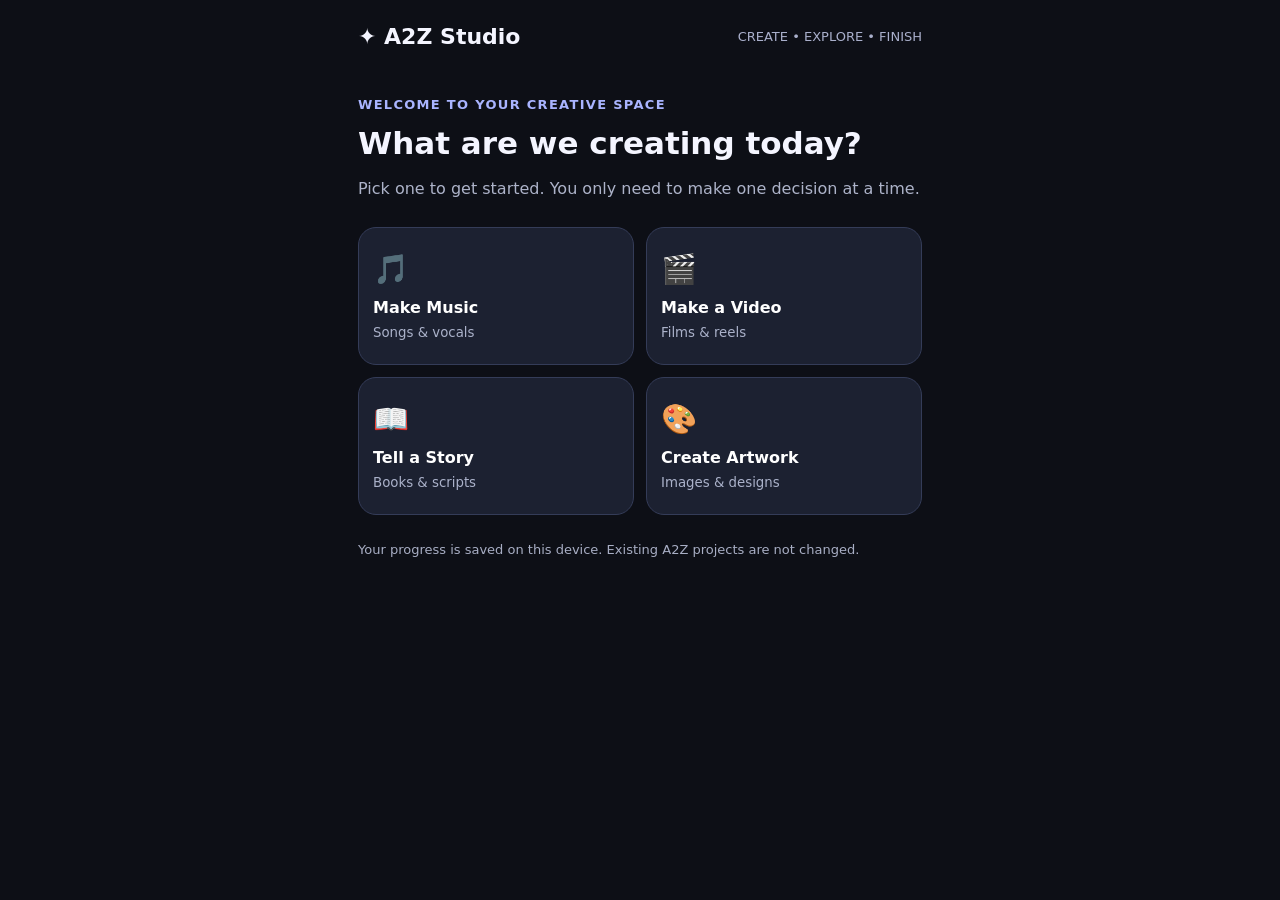
<file: a2z-guide-connected.html>
<!doctype html><html lang="en"><head><meta charset="utf-8"><meta name="viewport" content="width=device-width,initial-scale=1,viewport-fit=cover"><title>A2Z Guided Studio</title><style>:root{color-scheme:dark}*{box-sizing:border-box}body{margin:0;background:#0d0f16;color:#f4f5ff;font:16px system-ui,-apple-system,sans-serif}main{max-width:600px;margin:auto;padding:24px 18px 90px}header{display:flex;justify-content:space-between;align-items:center;margin-bottom:48px}header strong{font-size:22px}header span{color:#aab0cc;font-size:13px}.eyebrow{color:#a9b4ff;font-size:13px;font-weight:700;letter-spacing:.1em;text-transform:uppercase}h1{font-size:31px;line-height:1.14;margin:14px 0}p{color:#adb3c9;line-height:1.55}.choices{display:grid;grid-template-columns:1fr 1fr;gap:12px;margin:25px 0}.choice{background:#1c2131;color:white;border:1px solid #343c58;border-radius:18px;padding:22px 14px;text-align:left;min-height:138px;font:inherit}.choice b{display:block;margin:12px 0 5px}.choice small{color:#abb2ca}.choice .emoji{font-size:29px}.choice.selected{border:2px solid #a2aaff;background:#292f50}.stack{display:grid;gap:11px;margin:26px 0}.stack .choice{min-height:65px;padding:18px}.bar{height:6px;background:#292f43;border-radius:8px;overflow:hidden;margin:22px 0}.bar div{height:100%;background:#9ca8ff;transition:width .2s}.actions{display:flex;gap:10px;margin-top:25px}button{cursor:pointer}button.primary{background:#a0aaff;color:#101326;border:0;border-radius:12px;padding:15px 20px;font-weight:800;flex:1}button.secondary{background:#262b3d;color:white;border:1px solid #464d64;border-radius:12px;padding:15px 20px}button:disabled{opacity:.4}textarea,input{width:100%;border:1px solid #515a78;background:#1b2130;border-radius:12px;padding:15px;color:white;font:inherit}textarea{min-height:120px}a{color:#b6beff}.note{font-size:13px;color:#a8aec4}.hidden{display:none}</style></head><body><main><header><strong>✦ A2Z Studio</strong><span>CREATE • EXPLORE • FINISH</span></header><div id="app"></div></main><script>
const paths=[['🎵','Make Music','Songs & vocals'],['🎬','Make a Video','Films & reels'],['📖','Tell a Story','Books & scripts'],['🎨','Create Artwork','Images & designs']];const flows={1:[['What kind of video?','Music video','Short film','Social media reel','Something else'],['How would you like to start?','I have a song or audio','I have pictures or clips','I have a written idea','Help me plan it'],['What look are you going for?','Realistic & cinematic','Animated','Dark & dramatic','Let me decide later'],['How much guidance?','Walk me through everything','Help me make a first draft','Show advanced tools']]};let state=JSON.parse(localStorage.getItem('a2z-guide-v1')||'{"page":0,"path":null,"answers":{},"idea":""}');const save=()=>localStorage.setItem('a2z-guide-v1',JSON.stringify(state));const esc=s=>String(s).replace(/[&<>"']/g,c=>({'&':'&amp;','<':'&lt;','>':'&gt;','"':'&quot;',"'":'&#39;'}[c]));function render(){let a=document.getElementById('app');if(state.page===0){a.innerHTML='<div class="eyebrow">Welcome to your creative space</div><h1>What are we creating today?</h1><p>Pick one to get started. You only need to make one decision at a time.</p><div class="choices">'+paths.map((p,i)=>`<button class="choice" data-path="${i}"><span class="emoji">${p[0]}</span><b>${p[1]}</b><small>${p[2]}</small></button>`).join('')+'</div><p class="note">Your progress is saved on this device. Existing A2Z projects are not changed.</p>';a.querySelectorAll('[data-path]').forEach(b=>b.onclick=()=>{state.path=+b.dataset.path;state.page=1;save();render()});return}let flow=flows[state.path]||[['What would you like to create?','Start from an idea','Use something I already made','Get help choosing'],['How much guidance would you like?','Walk me through it','Help me make a draft','Advanced tools']];let total=flow.length+2;if(state.page<=flow.length){let i=state.page-1,step=flow[i],selected=state.answers[i];a.innerHTML=`<div class="eyebrow">${esc(paths[state.path][1])} · Step ${state.page} of ${total}</div><div class="bar"><div style="width:${Math.round(state.page/total*100)}%"></div></div><h1>${esc(step[0])}</h1><p>Choose the option that sounds closest. You can change it later.</p><div class="stack">${step.slice(1).map((x,j)=>`<button class="choice ${selected===j?'selected':''}" data-answer="${j}">${esc(x)}</button>`).join('')}</div><div class="actions"><button class="secondary" id="back">Back</button><button class="primary" id="next" ${selected===undefined?'disabled':''}>Continue →</button></div>`;a.querySelectorAll('[data-answer]').forEach(b=>b.onclick=()=>{state.answers[i]=+b.dataset.answer;save();render()});a.querySelector('#back').onclick=()=>{state.page--;save();render()};a.querySelector('#next').onclick=()=>{state.page++;save();render()};return}if(state.page===flow.length+1){a.innerHTML=`<div class="eyebrow">Step ${state.page} of ${total}</div><div class="bar"><div style="width:90%"></div></div><h1>Tell us a little about your idea</h1><p>Optional. One sentence is enough. You can add details later.</p><textarea id="idea" placeholder="I want to create…">${esc(state.idea||'')}</textarea><div class="actions"><button class="secondary" id="back">Back</button><button class="primary" id="next">Review →</button></div>`;a.querySelector('#idea').oninput=e=>{state.idea=e.target.value;save()};a.querySelector('#back').onclick=()=>{state.page--;save();render()};a.querySelector('#next').onclick=()=>{state.page++;save();render()};return}a.innerHTML=`<div class="eyebrow">Review your choices</div><h1>You're ready for the next step.</h1><p>Here's what you chose. Nothing has been generated or charged.</p><div class="stack">${flow.map((s,i)=>`<div class="choice"><small>${esc(s[0])}</small><b>${esc(s[1+(state.answers[i]??0)])}</b></div>`).join('')}</div>${state.idea?`<p><b>Your idea:</b> ${esc(state.idea)}</p>`:''}<p class="note">Next, open the existing A2Z studio to create or export. Your choices are copied into a project brief you can paste into the editor. No credits are spent by this step.</p><div class="actions"><button class="secondary" id="back">Back</button><button class="primary" id="launch">Open A2Z Studio →</button></div><div class="actions"><button class="secondary" id="copy">Copy my project brief</button><button class="secondary" id="restart">Start over</button></div>`;a.querySelector('#back').onclick=()=>{state.page--;save();render()};const brief=()=>[paths[state.path][1],...flow.map((q,i)=>q[0]+': '+q[1+(state.answers[i]??0)]),'Idea: '+(state.idea||'Not specified')].join('\n');a.querySelector('#copy').onclick=async()=>{try{await navigator.clipboard.writeText(brief());a.querySelector('#copy').textContent='Copied ✓'}catch(e){prompt('Copy your brief:',brief())}};a.querySelector('#launch').onclick=()=>{localStorage.setItem('a2z-last-creative-brief',brief());location.href='./index.html'};a.querySelector('#restart').onclick=()=>{state={page:0,path:null,answers:{},idea:''};save();render()}}render();
</script></body></html>
</file>
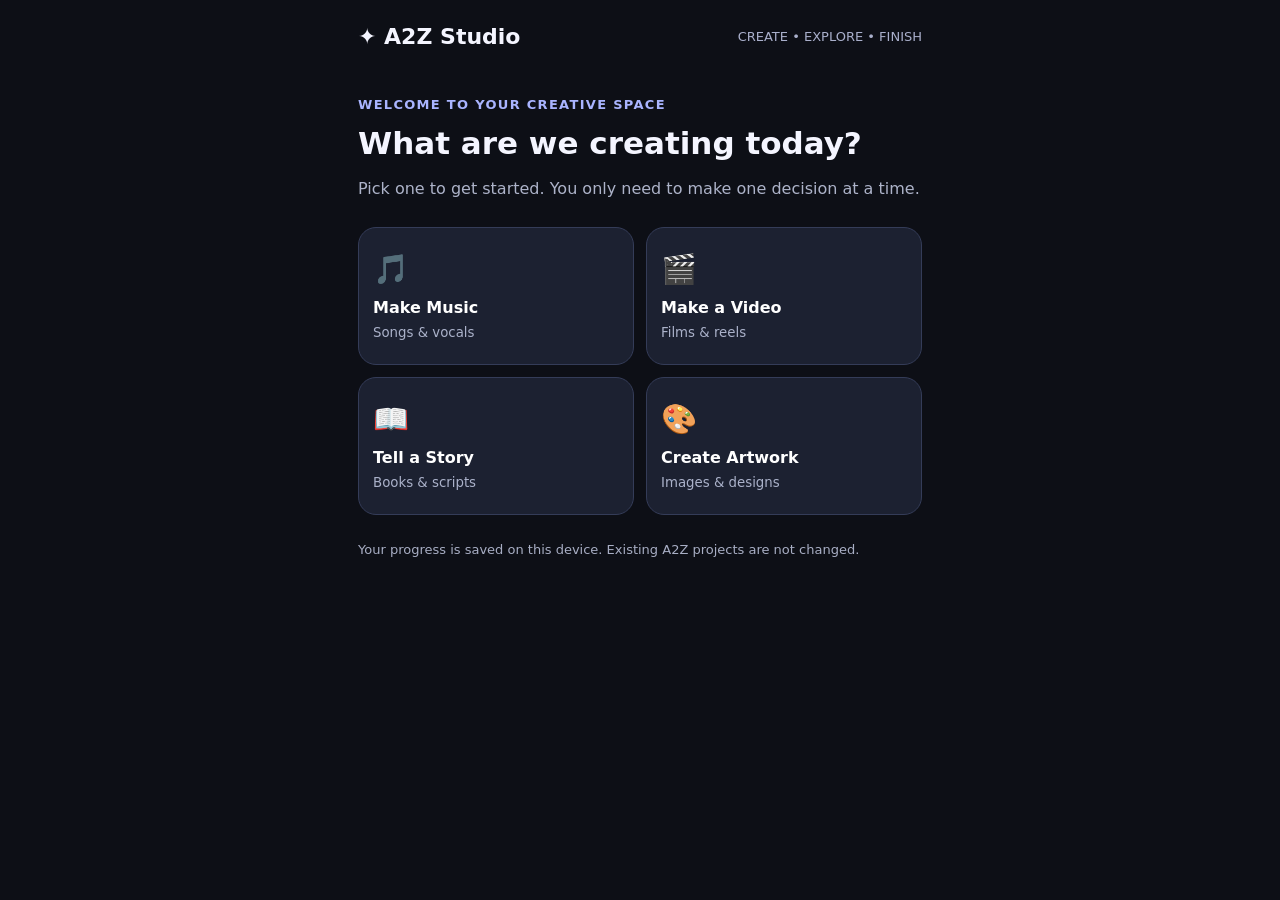
<file: a2z-guide.html>
<!doctype html><html lang="en"><head><meta charset="utf-8"><meta name="viewport" content="width=device-width,initial-scale=1,viewport-fit=cover"><title>A2Z Guided Studio</title><style>:root{color-scheme:dark}*{box-sizing:border-box}body{margin:0;background:#0d0f16;color:#f4f5ff;font:16px system-ui,-apple-system,sans-serif}main{max-width:600px;margin:auto;padding:24px 18px 90px}header{display:flex;justify-content:space-between;align-items:center;margin-bottom:48px}header strong{font-size:22px}header span{color:#aab0cc;font-size:13px}.eyebrow{color:#a9b4ff;font-size:13px;font-weight:700;letter-spacing:.1em;text-transform:uppercase}h1{font-size:31px;line-height:1.14;margin:14px 0}p{color:#adb3c9;line-height:1.55}.choices{display:grid;grid-template-columns:1fr 1fr;gap:12px;margin:25px 0}.choice{background:#1c2131;color:white;border:1px solid #343c58;border-radius:18px;padding:22px 14px;text-align:left;min-height:138px;font:inherit}.choice b{display:block;margin:12px 0 5px}.choice small{color:#abb2ca}.choice .emoji{font-size:29px}.choice.selected{border:2px solid #a2aaff;background:#292f50}.stack{display:grid;gap:11px;margin:26px 0}.stack .choice{min-height:65px;padding:18px}.bar{height:6px;background:#292f43;border-radius:8px;overflow:hidden;margin:22px 0}.bar div{height:100%;background:#9ca8ff;transition:width .2s}.actions{display:flex;gap:10px;margin-top:25px}button{cursor:pointer}button.primary{background:#a0aaff;color:#101326;border:0;border-radius:12px;padding:15px 20px;font-weight:800;flex:1}button.secondary{background:#262b3d;color:white;border:1px solid #464d64;border-radius:12px;padding:15px 20px}button:disabled{opacity:.4}textarea,input{width:100%;border:1px solid #515a78;background:#1b2130;border-radius:12px;padding:15px;color:white;font:inherit}textarea{min-height:120px}a{color:#b6beff}.note{font-size:13px;color:#a8aec4}.hidden{display:none}</style></head><body><main><header><strong>✦ A2Z Studio</strong><span>CREATE • EXPLORE • FINISH</span></header><div id="app"></div></main><script>
const paths=[['🎵','Make Music','Songs & vocals'],['🎬','Make a Video','Films & reels'],['📖','Tell a Story','Books & scripts'],['🎨','Create Artwork','Images & designs']];const flows={1:[['What kind of video?','Music video','Short film','Social media reel','Something else'],['How would you like to start?','I have a song or audio','I have pictures or clips','I have a written idea','Help me plan it'],['What look are you going for?','Realistic & cinematic','Animated','Dark & dramatic','Let me decide later'],['How much guidance?','Walk me through everything','Help me make a first draft','Show advanced tools']]};let state=JSON.parse(localStorage.getItem('a2z-guide-v1')||'{"page":0,"path":null,"answers":{},"idea":""}');const save=()=>localStorage.setItem('a2z-guide-v1',JSON.stringify(state));const esc=s=>String(s).replace(/[&<>"']/g,c=>({'&':'&amp;','<':'&lt;','>':'&gt;','"':'&quot;',"'":'&#39;'}[c]));function render(){let a=document.getElementById('app');if(state.page===0){a.innerHTML='<div class="eyebrow">Welcome to your creative space</div><h1>What are we creating today?</h1><p>Pick one to get started. You only need to make one decision at a time.</p><div class="choices">'+paths.map((p,i)=>`<button class="choice" data-path="${i}"><span class="emoji">${p[0]}</span><b>${p[1]}</b><small>${p[2]}</small></button>`).join('')+'</div><p class="note">Your progress is saved on this device. Existing A2Z projects are not changed.</p>';a.querySelectorAll('[data-path]').forEach(b=>b.onclick=()=>{state.path=+b.dataset.path;state.page=1;save();render()});return}let flow=flows[state.path]||[['What would you like to create?','Start from an idea','Use something I already made','Get help choosing'],['How much guidance would you like?','Walk me through it','Help me make a draft','Advanced tools']];let total=flow.length+2;if(state.page<=flow.length){let i=state.page-1,step=flow[i],selected=state.answers[i];a.innerHTML=`<div class="eyebrow">${esc(paths[state.path][1])} · Step ${state.page} of ${total}</div><div class="bar"><div style="width:${Math.round(state.page/total*100)}%"></div></div><h1>${esc(step[0])}</h1><p>Choose the option that sounds closest. You can change it later.</p><div class="stack">${step.slice(1).map((x,j)=>`<button class="choice ${selected===j?'selected':''}" data-answer="${j}">${esc(x)}</button>`).join('')}</div><div class="actions"><button class="secondary" id="back">Back</button><button class="primary" id="next" ${selected===undefined?'disabled':''}>Continue →</button></div>`;a.querySelectorAll('[data-answer]').forEach(b=>b.onclick=()=>{state.answers[i]=+b.dataset.answer;save();render()});a.querySelector('#back').onclick=()=>{state.page--;save();render()};a.querySelector('#next').onclick=()=>{state.page++;save();render()};return}if(state.page===flow.length+1){a.innerHTML=`<div class="eyebrow">Step ${state.page} of ${total}</div><div class="bar"><div style="width:90%"></div></div><h1>Tell us a little about your idea</h1><p>Optional. One sentence is enough. You can add details later.</p><textarea id="idea" placeholder="I want to create…">${esc(state.idea||'')}</textarea><div class="actions"><button class="secondary" id="back">Back</button><button class="primary" id="next">Review →</button></div>`;a.querySelector('#idea').oninput=e=>{state.idea=e.target.value;save()};a.querySelector('#back').onclick=()=>{state.page--;save();render()};a.querySelector('#next').onclick=()=>{state.page++;save();render()};return}a.innerHTML=`<div class="eyebrow">Review your choices</div><h1>You're ready for the next step.</h1><p>Here's what you chose. Nothing has been generated or charged.</p><div class="stack">${flow.map((s,i)=>`<div class="choice"><small>${esc(s[0])}</small><b>${esc(s[1+(state.answers[i]??0)])}</b></div>`).join('')}</div>${state.idea?`<p><b>Your idea:</b> ${esc(state.idea)}</p>`:''}<p class="note">This is a guided-interface preview. It does not yet connect to A2Z's generation tools. Your existing editor remains unchanged.</p><div class="actions"><button class="secondary" id="back">Back</button><button class="primary" id="restart">Start over</button></div>`;a.querySelector('#back').onclick=()=>{state.page--;save();render()};a.querySelector('#restart').onclick=()=>{state={page:0,path:null,answers:{},idea:''};save();render()}}render();
</script></body></html>
</file>
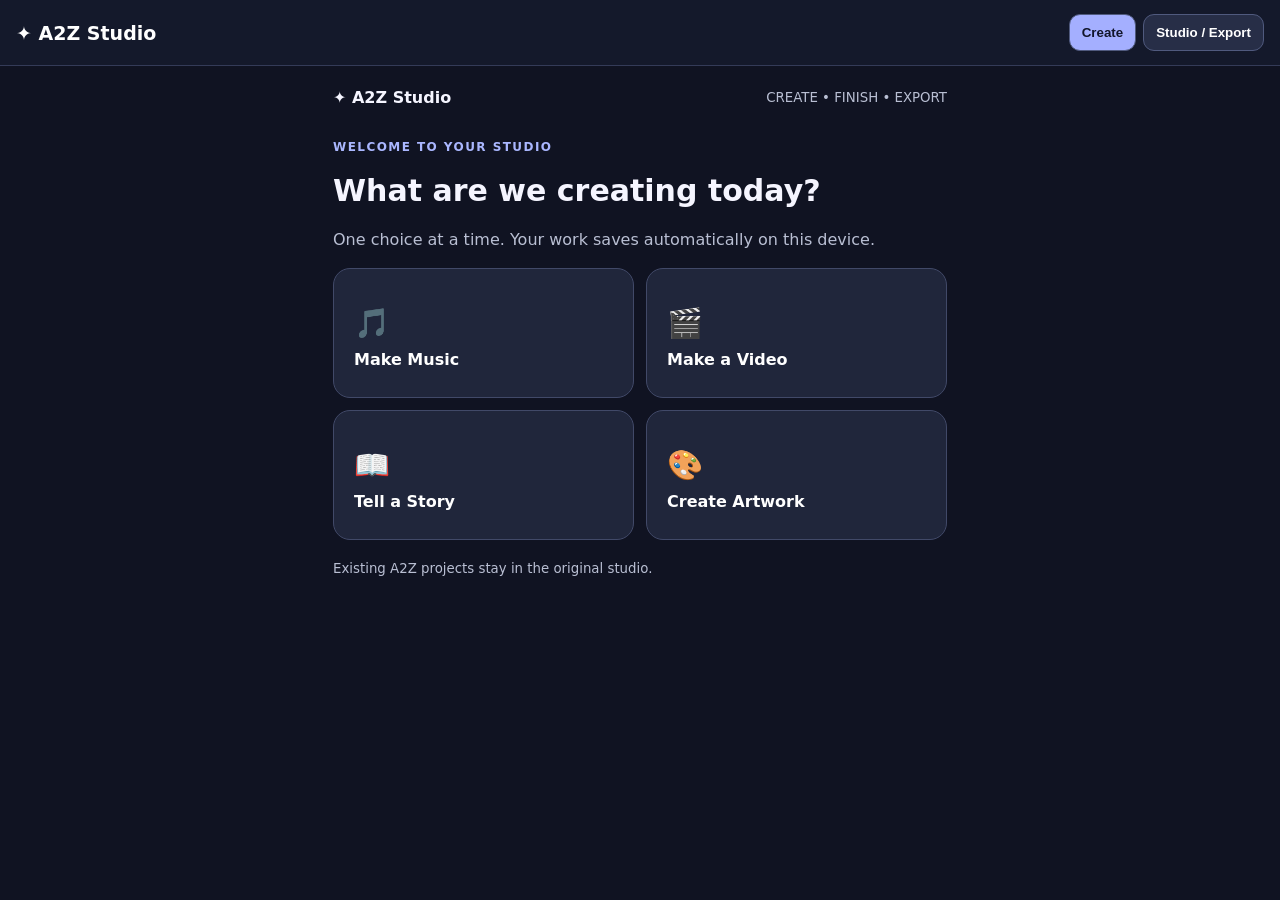
<file: a2z-integrated.html>
<!doctype html><html lang="en"><head><meta charset="utf-8"><meta name="viewport" content="width=device-width,initial-scale=1,viewport-fit=cover"><meta name="theme-color" content="#101322"><title>A2Z Studio • Guided Workspace</title><style>*{box-sizing:border-box}body{margin:0;background:#101322;color:#fff;font:15px system-ui,-apple-system}header{height:66px;display:flex;align-items:center;justify-content:space-between;padding:10px 16px;background:#14192b;border-bottom:1px solid #343b58}strong{font-size:19px}nav{display:flex;gap:7px}button{background:#272e47;color:#fff;border:1px solid #505a7e;border-radius:11px;padding:10px 12px;font-weight:700}button.active{background:#a4afff;color:#11152a}main{height:calc(100dvh - 66px)}iframe{display:block;border:0;width:100%;height:100%;background:#101322}#studio{display:none}#note{display:none;position:absolute;bottom:16px;left:12px;right:12px;background:#262d48;border:1px solid #7884bd;border-radius:12px;padding:12px;box-shadow:0 6px 24px #0008}#note button{float:right}small{color:#c5c9dc}</style></head><body><header><strong>✦ A2Z Studio</strong><nav><button id="guideBtn" class="active">Create</button><button id="studioBtn">Studio / Export</button></nav></header><main><iframe id="guide" title="Guided creation" src="./a2z-release-candidate-fixed.html"></iframe><iframe id="studio" title="Original media editor" src="./index%20new1.html"></iframe></main><div id="note"><button id="dismiss">×</button><b>Original editor opened</b><div><small>Your guided project and original editor are together in this workspace. Automatic transfer of project fields is not yet supported; use the guide’s download and the editor’s import tools as available.</small></div></div><script>const g=document.getElementById('guide'),s=document.getElementById('studio'),gb=document.getElementById('guideBtn'),sb=document.getElementById('studioBtn'),n=document.getElementById('note');function show(studio){g.style.display=studio?'none':'block';s.style.display=studio?'block':'none';gb.classList.toggle('active',!studio);sb.classList.toggle('active',studio);if(studio&&!sessionStorage.getItem('a2z-note'))n.style.display='block'}gb.onclick=()=>show(false);sb.onclick=()=>show(true);document.getElementById('dismiss').onclick=()=>{n.style.display='none';sessionStorage.setItem('a2z-note','1')};window.addEventListener('message',e=>{if(e.origin===location.origin&&e.data&&e.data.a2zOpenStudio)show(true)});</script></body></html>
</file>
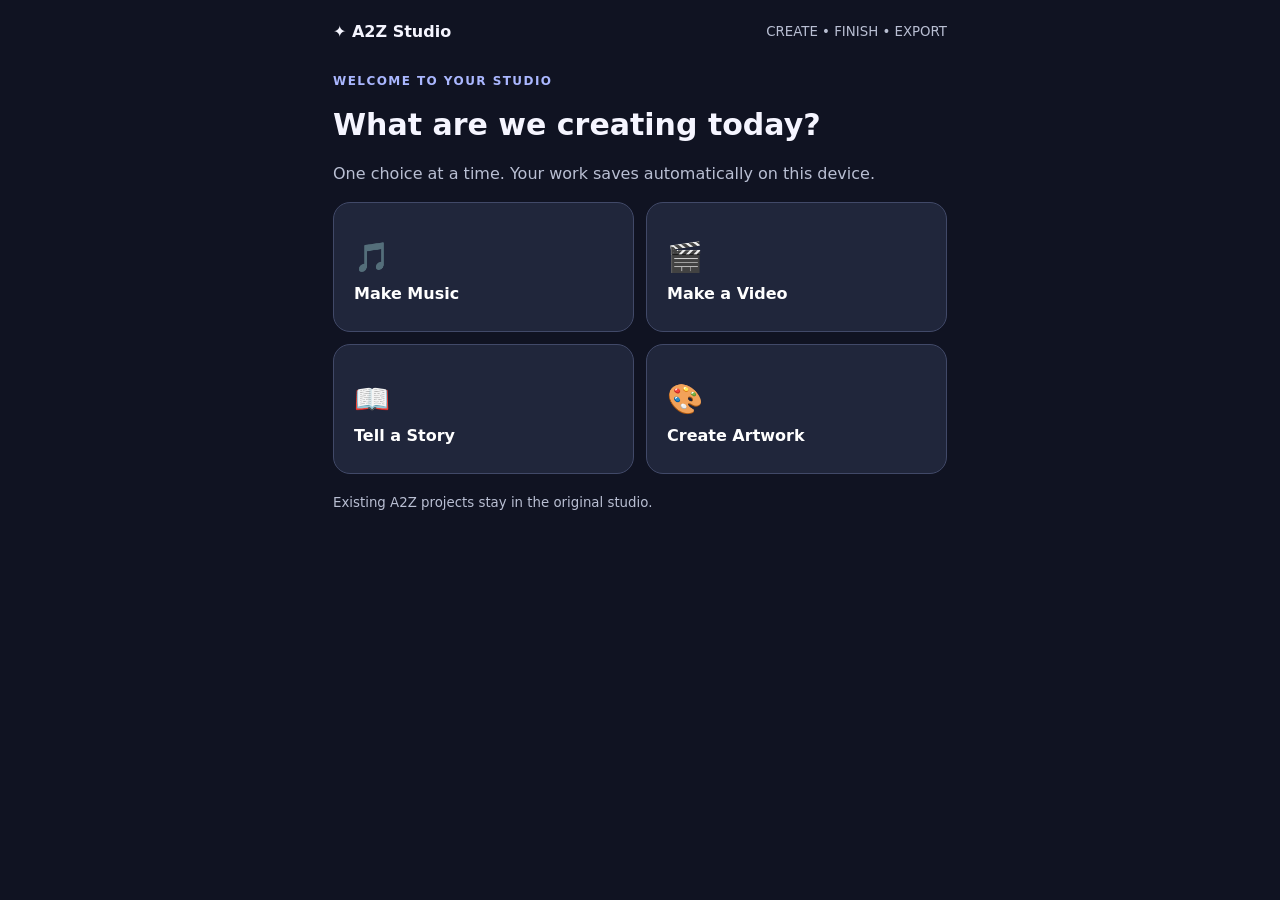
<file: a2z-release-candidate-fixed.html>
<!doctype html><html lang="en"><head><meta charset="utf-8"><meta name="viewport" content="width=device-width,initial-scale=1,viewport-fit=cover"><title>A2Z Creative Studio</title><meta name="theme-color" content="#101322"><style>*{box-sizing:border-box}body{margin:0;background:#101322;color:#f5f5ff;font:16px -apple-system,BlinkMacSystemFont,system-ui,sans-serif}main{max-width:650px;margin:auto;padding:22px 18px 90px}header{display:flex;justify-content:space-between;align-items:center;margin-bottom:32px}h1{font-size:30px;line-height:1.12}p,small{color:#b9bfd3;line-height:1.5}.ey{color:#aab7ff;font-size:12px;letter-spacing:.12em;font-weight:800;text-transform:uppercase}.grid{display:grid;grid-template-columns:1fr 1fr;gap:12px}.tile,.option{border:1px solid #414968;border-radius:17px;background:#20263b;color:white;padding:20px;text-align:left;font:inherit;cursor:pointer}.tile{min-height:130px}.tile b,.tile span{display:block;margin-top:10px}.option{width:100%;margin:5px 0}.selected{border:2px solid #aab7ff;background:#303b62}.bar{height:6px;background:#313a52;border-radius:10px;overflow:hidden;margin:22px 0}.bar i{display:block;height:100%;background:#aab7ff}button.primary{background:#aab7ff;color:#11172b;border:0;border-radius:13px;padding:15px 20px;font-weight:800;cursor:pointer}button.secondary{background:#252d45;color:white;border:1px solid #4a5675;border-radius:13px;padding:15px;cursor:pointer}.actions{display:flex;gap:9px;margin-top:22px}.actions button{flex:1}input,textarea,select{width:100%;border:1px solid #53617f;background:#20283d;border-radius:12px;color:white;padding:14px;font:inherit;margin:8px 0 15px}textarea{min-height:150px}label{display:block;font-weight:700;margin-top:12px}.notice{padding:15px;border:1px solid #46516b;border-radius:13px;background:#1b2235;margin:16px 0}a{color:#bbc7ff}#status{white-space:pre-wrap}canvas{width:100%;border-radius:12px;background:#151a2b}audio,video{width:100%;margin-top:10px}</style></head><body><main><header><b>✦ A2Z Studio</b><small>CREATE • FINISH • EXPORT</small></header><div id="app"></div></main><script>
const $=s=>document.querySelector(s), esc=s=>String(s??'').replace(/[&<>"']/g,c=>({'&':'&amp;','<':'&lt;','>':'&gt;','"':'&quot;',"'":'&#39;'}[c])), names=['Make Music','Make a Video','Tell a Story','Create Artwork'], icons=['🎵','🎬','📖','🎨'], prompts=[['What are we making?','Song lyrics','A vocal project','Music concept'],['What video are we making?','Music video / lyric video','Photo slideshow','Social media reel'],['What kind of story?','Short story','Script','Personal story'],['What kind of artwork?','Quote poster','Cover art','Social graphic']];let s;try{s=JSON.parse(localStorage.getItem('a2z-release-v1'))}catch(e){}s=s||{page:0,type:1,choice:0,title:'',content:'',style:'Dark cinematic',duration:30};function save(){localStorage.setItem('a2z-release-v1',JSON.stringify(s))}function go(p){s.page=p;save();render()}function download(blob,name){let u=URL.createObjectURL(blob),a=document.createElement('a');a.href=u;a.download=name;a.click();setTimeout(()=>URL.revokeObjectURL(u),10000)}function safeName(){return (s.title||'A2Z-project').replace(/[^\w-]+/g,'-').slice(0,50)}function render(){const a=$('#app');if(s.page===0){a.innerHTML='<div class="ey">Welcome to your studio</div><h1>What are we creating today?</h1><p>One choice at a time. Your work saves automatically on this device.</p><div class="grid">'+names.map((n,i)=>`<button class="tile" data-type="${i}"><span style="font-size:29px">${icons[i]}</span><b>${n}</b></button>`).join('')+'</div><p><small>Existing A2Z projects stay in the original studio.</small></p>';a.querySelectorAll('[data-type]').forEach(b=>b.onclick=()=>{s.type=+b.dataset.type;s.choice=0;go(1)});return}if(s.page===1){a.innerHTML=`<div class="ey">${names[s.type]} • Step 1 of 3</div><div class="bar"><i style="width:33%"></i></div><h1>${prompts[s.type][0]}</h1>`+prompts[s.type].slice(1).map((v,i)=>`<button class="option ${s.choice===i?'selected':''}" data-choice="${i}">${v}</button>`).join('')+'<div class="actions"><button class="secondary" id="back">Back</button><button class="primary" id="next">Continue</button></div>';a.querySelectorAll('[data-choice]').forEach(b=>b.onclick=()=>{s.choice=+b.dataset.choice;save();render()});$('#back').onclick=()=>go(0);$('#next').onclick=()=>go(2);return}if(s.page===2){a.innerHTML=`<div class="ey">${names[s.type]} • Step 2 of 3</div><div class="bar"><i style="width:66%"></i></div><h1>Bring your idea to life</h1><label>Project name</label><input id="title" placeholder="My new creation" value="${esc(s.title)}"><label>${s.type===1?'Words to show in your video':s.type===3?'Words to feature in your artwork':s.type===0?'Lyrics or song idea':'Your story or script'}</label><textarea id="content" placeholder="Write or paste your words here...">${esc(s.content)}</textarea><label>Creative style</label><select id="style">${['Dark cinematic','Bright and uplifting','Minimal and clean','Bold and dramatic'].map(v=>`<option ${s.style===v?'selected':''}>${v}</option>`).join('')}</select>${s.type===1?'<label>Video length</label><select id="duration"><option value="15">15 seconds</option><option value="30">30 seconds</option><option value="60">60 seconds</option><option value="90">90 seconds</option></select><p><small>This creates a silent text video where browser recording is supported. For videos with music and pictures, use the original A2Z editor linked on the final screen.</small></p>':''}<div class="actions"><button class="secondary" id="back">Back</button><button class="primary" id="next">Review & create</button></div>`;$('#title').oninput=e=>{s.title=e.target.value;save()};$('#content').oninput=e=>{s.content=e.target.value;save()};$('#style').onchange=e=>{s.style=e.target.value;save()};if(s.type===1){$('#duration').value=String(s.duration);$('#duration').onchange=e=>{s.duration=+e.target.value;save()};}$('#back').onclick=()=>go(1);$('#next').onclick=()=>go(3);return}a.innerHTML=`<div class="ey">${names[s.type]} • Step 3 of 3</div><div class="bar"><i style="width:100%"></i></div><h1>${esc(s.title||'Your creation')}</h1><div class="notice"><b>${esc(prompts[s.type][s.choice+1])}</b><p>${esc(s.style)} • ${s.type===1?s.duration+' seconds': 'Ready to export'}</p><p>${esc(s.content||'No content entered yet.')}</p></div><div id="output"></div><div class="actions"><button class="secondary" id="back">Edit</button><button class="primary" id="create">${s.type===1?'Create video':'Create & download'}</button></div><p><small>This release exports your own text, designs, and silent text videos where supported. It does not claim to generate AI images, AI-written stories, or synthesized songs. For voice synthesis and existing projects, use the original studio.</small></p><p><a href="./index.html">Open original A2Z studio for media editing and voice tools</a></p>`;$('#back').onclick=()=>go(2);$('#create').onclick=create}
function create(){const out=$('#output');if(s.type===0||s.type===2){let text=`${s.title||'Untitled'}\n${prompts[s.type][s.choice+1]}\nStyle: ${s.style}\n\n${s.content}\n`;download(new Blob([text],{type:'text/plain'}),safeName()+'.txt');out.textContent='Your file is ready. Check Downloads.';return}if(s.type===3){let t=esc(s.content||s.title||'A2Z'),bg=s.style==='Bright and uplifting'?'#e9ecff':s.style==='Minimal and clean'?'#f7f7f7':'#141829',fg=bg==='#141829'?'#ffffff':'#161c2b',lines=(s.content||s.title||'A2Z').match(/.{1,28}(\s|$)/g)||['A2Z'];let svg=`<svg xmlns="http://www.w3.org/2000/svg" width="1080" height="1080" viewBox="0 0 1080 1080"><rect width="1080" height="1080" fill="${bg}"/><rect x="70" y="70" width="940" height="940" rx="28" fill="none" stroke="#929bd0" stroke-width="4"/><text x="540" y="160" font-family="Arial" font-size="32" text-anchor="middle" fill="${fg}">A2Z STUDIO</text>${lines.slice(0,12).map((l,i)=>`<text x="540" y="${360+i*60}" text-anchor="middle" font-size="45" font-family="Arial" fill="${fg}">${esc(l.trim())}</text>`).join('')}</svg>`;download(new Blob([svg],{type:'image/svg+xml'}),safeName()+'.svg');out.textContent='Your editable vector artwork was downloaded.';return}makeVideo(out)}
async function makeVideo(out){out.textContent='Preparing your video...';if(!HTMLCanvasElement.prototype.captureStream||!window.MediaRecorder){out.innerHTML='<p>Video export is not supported by this browser. Your project is saved. Open the original A2Z editor to export a video.</p>';return}let canvas=document.createElement('canvas');canvas.width=720;canvas.height=1280;let ctx=canvas.getContext('2d'),fps=12,stream=canvas.captureStream(fps),mime=['video/mp4','video/webm;codecs=vp9','video/webm'].find(x=>MediaRecorder.isTypeSupported(x));if(!mime){out.textContent='No supported video format here. Your project is saved.';return}let chunks=[],rec=new MediaRecorder(stream,{mimeType:mime,videoBitsPerSecond:1500000});rec.ondataavailable=e=>{if(e.data.size)chunks.push(e.data)};rec.onerror=e=>{out.textContent='Video export error: '+e.error?.message};rec.onstop=()=>{let ext=mime.includes('mp4')?'mp4':'webm';download(new Blob(chunks,{type:mime}),safeName()+'.'+ext);out.textContent='Silent text video exported. Check Downloads. To add music or clips, open the original A2Z editor below.';stream.getTracks().forEach(t=>t.stop())};let start=performance.now(),duration=s.duration*1000,lines=(s.content||s.title||'A2Z').split(/\n/).filter(Boolean);function draw(now){let progress=Math.min(1,(now-start)/duration);ctx.fillStyle=s.style==='Bright and uplifting'?'#e6dfff':'#111628';ctx.fillRect(0,0,720,1280);ctx.fillStyle=s.style==='Bright and uplifting'?'#252040':'#fff';ctx.textAlign='center';ctx.font='bold 46px system-ui';ctx.fillText((s.title||'A2Z').slice(0,24),360,170);ctx.font='bold 39px system-ui';let line=lines[Math.min(lines.length-1,Math.floor(progress*lines.length))]||'A2Z';let words=line.match(/.{1,25}(\s|$)/g)||[line];words.slice(0,7).forEach((w,i)=>ctx.fillText(w.trim(),360,560+i*55));ctx.fillStyle='#9baaff';ctx.fillRect(70,1160,580*progress,8);ctx.font='22px system-ui';ctx.fillText('CREATED WITH A2Z',360,1220);if(progress<1)requestAnimationFrame(draw);else setTimeout(()=>rec.state==='recording'&&rec.stop(),350)}rec.start(1000);requestAnimationFrame(draw);out.textContent='Rendering '+s.duration+'-second text video. Keep this page open until the download starts.'}
render();</script></body></html>
</file>
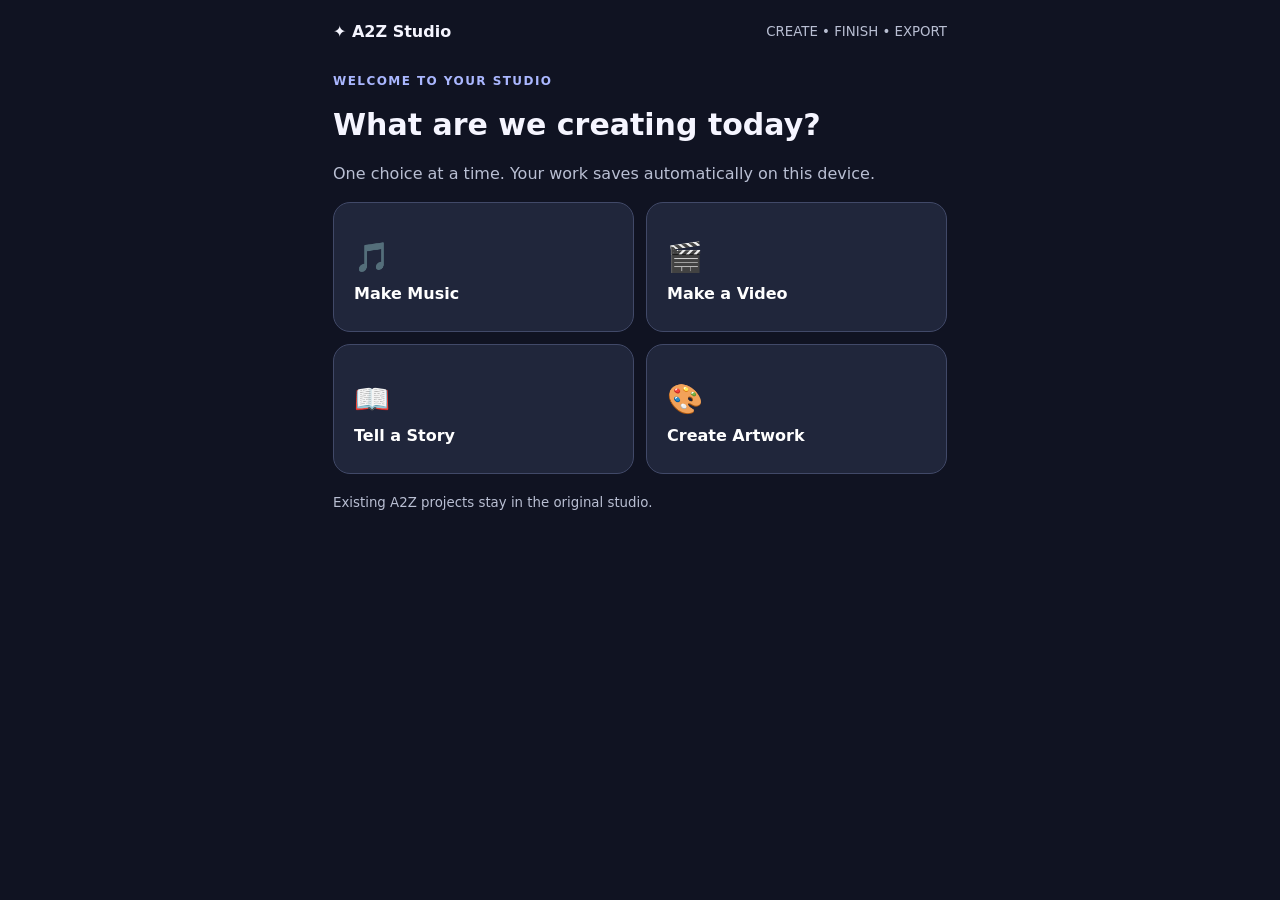
<file: a2z-release-candidate.html>
<!doctype html><html lang="en"><head><meta charset="utf-8"><meta name="viewport" content="width=device-width,initial-scale=1,viewport-fit=cover"><title>A2Z Creative Studio</title><meta name="theme-color" content="#101322"><style>*{box-sizing:border-box}body{margin:0;background:#101322;color:#f5f5ff;font:16px -apple-system,BlinkMacSystemFont,system-ui,sans-serif}main{max-width:650px;margin:auto;padding:22px 18px 90px}header{display:flex;justify-content:space-between;align-items:center;margin-bottom:32px}h1{font-size:30px;line-height:1.12}p,small{color:#b9bfd3;line-height:1.5}.ey{color:#aab7ff;font-size:12px;letter-spacing:.12em;font-weight:800;text-transform:uppercase}.grid{display:grid;grid-template-columns:1fr 1fr;gap:12px}.tile,.option{border:1px solid #414968;border-radius:17px;background:#20263b;color:white;padding:20px;text-align:left;font:inherit;cursor:pointer}.tile{min-height:130px}.tile b,.tile span{display:block;margin-top:10px}.option{width:100%;margin:5px 0}.selected{border:2px solid #aab7ff;background:#303b62}.bar{height:6px;background:#313a52;border-radius:10px;overflow:hidden;margin:22px 0}.bar i{display:block;height:100%;background:#aab7ff}button.primary{background:#aab7ff;color:#11172b;border:0;border-radius:13px;padding:15px 20px;font-weight:800;cursor:pointer}button.secondary{background:#252d45;color:white;border:1px solid #4a5675;border-radius:13px;padding:15px;cursor:pointer}.actions{display:flex;gap:9px;margin-top:22px}.actions button{flex:1}input,textarea,select{width:100%;border:1px solid #53617f;background:#20283d;border-radius:12px;color:white;padding:14px;font:inherit;margin:8px 0 15px}textarea{min-height:150px}label{display:block;font-weight:700;margin-top:12px}.notice{padding:15px;border:1px solid #46516b;border-radius:13px;background:#1b2235;margin:16px 0}a{color:#bbc7ff}#status{white-space:pre-wrap}canvas{width:100%;border-radius:12px;background:#151a2b}audio,video{width:100%;margin-top:10px}</style></head><body><main><header><b>✦ A2Z Studio</b><small>CREATE • FINISH • EXPORT</small></header><div id="app"></div></main><script>
const $=s=>document.querySelector(s), esc=s=>String(s??'').replace(/[&<>"']/g,c=>({'&':'&amp;','<':'&lt;','>':'&gt;','"':'&quot;',"'":'&#39;'}[c])), names=['Make Music','Make a Video','Tell a Story','Create Artwork'], icons=['🎵','🎬','📖','🎨'], prompts=[['What are we making?','Song lyrics','A vocal project','Music concept'],['What video are we making?','Music video / lyric video','Photo slideshow','Social media reel'],['What kind of story?','Short story','Script','Personal story'],['What kind of artwork?','Quote poster','Cover art','Social graphic']];let s;try{s=JSON.parse(localStorage.getItem('a2z-release-v1'))}catch(e){}s=s||{page:0,type:1,choice:0,title:'',content:'',style:'Dark cinematic',duration:30};function save(){localStorage.setItem('a2z-release-v1',JSON.stringify(s))}function go(p){s.page=p;save();render()}function download(blob,name){let u=URL.createObjectURL(blob),a=document.createElement('a');a.href=u;a.download=name;a.click();setTimeout(()=>URL.revokeObjectURL(u),10000)}function safeName(){return (s.title||'A2Z-project').replace(/[^\w-]+/g,'-').slice(0,50)}function render(){const a=$('#app');if(s.page===0){a.innerHTML='<div class="ey">Welcome to your studio</div><h1>What are we creating today?</h1><p>One choice at a time. Your work saves automatically on this device.</p><div class="grid">'+names.map((n,i)=>`<button class="tile" data-type="${i}"><span style="font-size:29px">${icons[i]}</span><b>${n}</b></button>`).join('')+'</div><p><small>Existing A2Z projects stay in the original studio.</small></p>';a.querySelectorAll('[data-type]').forEach(b=>b.onclick=()=>{s.type=+b.dataset.type;s.choice=0;go(1)});return}if(s.page===1){a.innerHTML=`<div class="ey">${names[s.type]} • Step 1 of 3</div><div class="bar"><i style="width:33%"></i></div><h1>${prompts[s.type][0]}</h1>`+prompts[s.type].slice(1).map((v,i)=>`<button class="option ${s.choice===i?'selected':''}" data-choice="${i}">${v}</button>`).join('')+'<div class="actions"><button class="secondary" id="back">Back</button><button class="primary" id="next">Continue</button></div>';a.querySelectorAll('[data-choice]').forEach(b=>b.onclick=()=>{s.choice=+b.dataset.choice;save();render()});$('#back').onclick=()=>go(0);$('#next').onclick=()=>go(2);return}if(s.page===2){a.innerHTML=`<div class="ey">${names[s.type]} • Step 2 of 3</div><div class="bar"><i style="width:66%"></i></div><h1>Bring your idea to life</h1><label>Project name</label><input id="title" placeholder="My new creation" value="${esc(s.title)}"><label>${s.type===1?'Words to show in your video':s.type===3?'Words to feature in your artwork':s.type===0?'Lyrics or song idea':'Your story or script'}</label><textarea id="content" placeholder="Write or paste your words here...">${esc(s.content)}</textarea><label>Creative style</label><select id="style">${['Dark cinematic','Bright and uplifting','Minimal and clean','Bold and dramatic'].map(v=>`<option ${s.style===v?'selected':''}>${v}</option>`).join('')}</select>${s.type===1?'<label>Video length</label><select id="duration"><option value="15">15 seconds</option><option value="30">30 seconds</option><option value="60">60 seconds</option><option value="90">90 seconds</option></select><label>Optional audio from your iPhone</label><input type="file" id="audiofile" accept="audio/*"><p><small>Audio is used locally; it is not uploaded. Video export availability depends on your browser.</small></p>':''}<div class="actions"><button class="secondary" id="back">Back</button><button class="primary" id="next">Review & create</button></div>`;$('#title').oninput=e=>{s.title=e.target.value;save()};$('#content').oninput=e=>{s.content=e.target.value;save()};$('#style').onchange=e=>{s.style=e.target.value;save()};if(s.type===1){$('#duration').value=String(s.duration);$('#duration').onchange=e=>{s.duration=+e.target.value;save()};window.a2zAudioFile=null;$('#audiofile').onchange=e=>{window.a2zAudioFile=e.target.files[0]}}$('#back').onclick=()=>go(1);$('#next').onclick=()=>go(3);return}a.innerHTML=`<div class="ey">${names[s.type]} • Step 3 of 3</div><div class="bar"><i style="width:100%"></i></div><h1>${esc(s.title||'Your creation')}</h1><div class="notice"><b>${esc(prompts[s.type][s.choice+1])}</b><p>${esc(s.style)} • ${s.type===1?s.duration+' seconds': 'Ready to export'}</p><p>${esc(s.content||'No content entered yet.')}</p></div><div id="output"></div><div class="actions"><button class="secondary" id="back">Edit</button><button class="primary" id="create">${s.type===1?'Create video':'Create & download'}</button></div><p><small>This release exports your own text, designs, and basic videos. It does not claim to generate AI images, AI-written stories, or synthesized songs. For voice synthesis and existing projects, use the original studio.</small></p><p><a href="./index.html">Open original A2Z voice studio</a></p>`;$('#back').onclick=()=>go(2);$('#create').onclick=create}
function create(){const out=$('#output');if(s.type===0||s.type===2){let text=`${s.title||'Untitled'}\n${prompts[s.type][s.choice+1]}\nStyle: ${s.style}\n\n${s.content}\n`;download(new Blob([text],{type:'text/plain'}),safeName()+'.txt');out.textContent='Your file is ready. Check Downloads.';return}if(s.type===3){let t=esc(s.content||s.title||'A2Z'),bg=s.style==='Bright and uplifting'?'#e9ecff':s.style==='Minimal and clean'?'#f7f7f7':'#141829',fg=bg==='#141829'?'#ffffff':'#161c2b',lines=(s.content||s.title||'A2Z').match(/.{1,28}(\s|$)/g)||['A2Z'];let svg=`<svg xmlns="http://www.w3.org/2000/svg" width="1080" height="1080" viewBox="0 0 1080 1080"><rect width="1080" height="1080" fill="${bg}"/><rect x="70" y="70" width="940" height="940" rx="28" fill="none" stroke="#929bd0" stroke-width="4"/><text x="540" y="160" font-family="Arial" font-size="32" text-anchor="middle" fill="${fg}">A2Z STUDIO</text>${lines.slice(0,12).map((l,i)=>`<text x="540" y="${360+i*60}" text-anchor="middle" font-size="45" font-family="Arial" fill="${fg}">${esc(l.trim())}</text>`).join('')}</svg>`;download(new Blob([svg],{type:'image/svg+xml'}),safeName()+'.svg');out.textContent='Your editable vector artwork was downloaded.';return}makeVideo(out)}
async function makeVideo(out){out.textContent='Preparing your video...';if(!HTMLCanvasElement.prototype.captureStream||!window.MediaRecorder){out.innerHTML='<p>Video export is not supported by this browser. Your project is saved. Open the original A2Z editor to export a video.</p>';return}let canvas=document.createElement('canvas');canvas.width=720;canvas.height=1280;let ctx=canvas.getContext('2d'),fps=12,stream=canvas.captureStream(fps),mime=['video/mp4','video/webm;codecs=vp9','video/webm'].find(x=>MediaRecorder.isTypeSupported(x));if(!mime){out.textContent='No supported video format here. Your project is saved.';return}let chunks=[],rec=new MediaRecorder(stream,{mimeType:mime,videoBitsPerSecond:1500000});rec.ondataavailable=e=>{if(e.data.size)chunks.push(e.data)};rec.onerror=e=>{out.textContent='Video export error: '+e.error?.message};rec.onstop=()=>{let ext=mime.includes('mp4')?'mp4':'webm';download(new Blob(chunks,{type:mime}),safeName()+'.'+ext);out.textContent='Video export finished. Check Downloads.';stream.getTracks().forEach(t=>t.stop())};let start=performance.now(),duration=s.duration*1000,lines=(s.content||s.title||'A2Z').split(/\n/).filter(Boolean);function draw(now){let progress=Math.min(1,(now-start)/duration);ctx.fillStyle=s.style==='Bright and uplifting'?'#e6dfff':'#111628';ctx.fillRect(0,0,720,1280);ctx.fillStyle=s.style==='Bright and uplifting'?'#252040':'#fff';ctx.textAlign='center';ctx.font='bold 46px system-ui';ctx.fillText((s.title||'A2Z').slice(0,24),360,170);ctx.font='bold 39px system-ui';let line=lines[Math.min(lines.length-1,Math.floor(progress*lines.length))]||'A2Z';let words=line.match(/.{1,25}(\s|$)/g)||[line];words.slice(0,7).forEach((w,i)=>ctx.fillText(w.trim(),360,560+i*55));ctx.fillStyle='#9baaff';ctx.fillRect(70,1160,580*progress,8);ctx.font='22px system-ui';ctx.fillText('CREATED WITH A2Z',360,1220);if(progress<1)requestAnimationFrame(draw);else setTimeout(()=>rec.state==='recording'&&rec.stop(),350)}rec.start(1000);requestAnimationFrame(draw);out.textContent='Rendering '+s.duration+'-second text video. Keep this page open until the download starts.'}
render();</script></body></html>
</file>
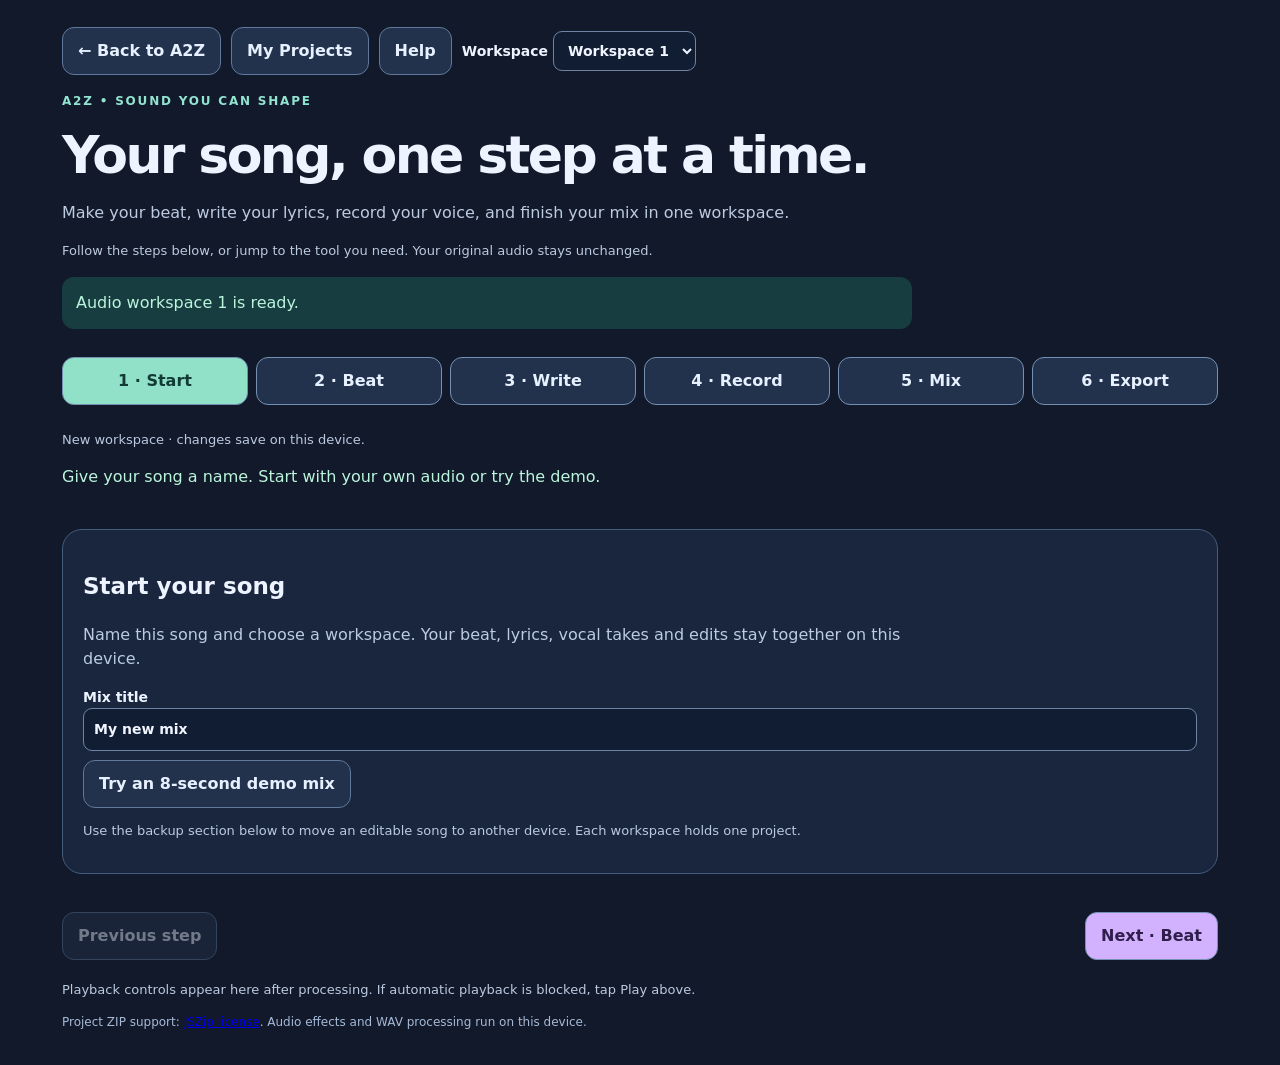
<file: audio-editor.html>
<!doctype html><html lang="en"><head><meta charset="utf-8"><meta name="viewport" content="width=device-width,initial-scale=1,viewport-fit=cover"><title>A2Z • Music & Audio Editor</title><meta name="theme-color" content="#12192a"><style>
*{box-sizing:border-box}[hidden]{display:none!important}body{margin:0;background:#12192a;color:#edf4ff;font:16px/1.5 system-ui,sans-serif}main{max-width:1200px;margin:auto;padding:22px}h1{font-size:clamp(32px,5vw,52px);line-height:1.06;letter-spacing:-.05em;margin:18px 0}h2{font-size:23px}h3{font-size:18px}.eyebrow{font-size:12px;font-weight:800;letter-spacing:.15em;color:#92e3d0}p{max-width:850px;color:#bccbe1}.row{display:flex;gap:10px;align-items:center;flex-wrap:wrap}button,a.action,input,select{font:inherit}button,a.action{padding:11px 15px;border:1px solid #7490b2;border-radius:12px;background:#d2b2ff;color:#2f1d4a;font-weight:750;cursor:pointer;min-height:46px;text-decoration:none}button.secondary,a.action{background:#23324c;color:#e6f0ff;border-color:#5f789b}button:disabled{opacity:.45;cursor:default}input,select{background:#101d32;color:#f0f5ff;border:1px solid #6f84a3;border-radius:9px;padding:10px;max-width:100%}input[type=file]{width:100%}input[type=range]{padding:0;accent-color:#91e0c8}input[type=checkbox]{width:21px;height:21px}input[type=text]{width:100%}input[type=number]{width:120px}label{display:block;font-size:14px;font-weight:750;margin:9px 0}label small{display:block;font-weight:400;color:#bccbe1}label.check{display:flex;gap:9px;align-items:center}section.panel,details.panel{background:#19263e;border:1px solid #445c7d;border-radius:20px;padding:20px;margin:18px 0}.two{display:grid;grid-template-columns:1fr 1fr;gap:20px}.three{display:grid;grid-template-columns:repeat(3,1fr);gap:15px}.hint{font-size:13px;color:#bbcae0}#status{padding:14px;border-radius:12px;background:#173d40;color:#baf5dc;min-height:52px}canvas{display:block;width:100%;height:auto;border:1px solid #6b809e;border-radius:12px;background:#0d1728;touch-action:none}#timeline{height:210px}#waveform{height:160px}#clipList{display:flex;gap:8px;flex-wrap:wrap;margin:14px 0}#clipList button{max-width:270px;overflow-wrap:anywhere;text-align:left;font-size:14px}#clipList button[aria-pressed=true]{outline:3px solid #95e3cd;outline-offset:2px}#position{width:min(600px,100%)}audio{width:100%;margin:16px 0}.readout{font-variant-numeric:tabular-nums;color:#b8f3dd}summary{cursor:pointer;padding:12px;min-height:44px}button:focus-visible,a:focus-visible,input:focus-visible,select:focus-visible,summary:focus-visible{outline:3px solid #8de7ce;outline-offset:4px}fieldset{border:0;padding:0;margin:0}.limit{font-size:12px;color:#a6bad7}#selectedName{overflow-wrap:anywhere}#recording{background:#6b233e;color:#ffe6ec;padding:12px;border-radius:12px}dialog{background:#fffaf3;color:#263655;border:2px solid #a69bc7;border-radius:22px;max-width:570px;padding:25px}dialog p{color:#45546c}dialog::backdrop{background:#091123b8}.kid-theme section.panel,.kid-theme details.panel{background:#ffffffed}.kid-theme .readout{color:#245749}.kid-theme canvas{background:#0d1728}.kid-theme #status{background:#d7f3e7;color:#245447}.kid-theme .limit,.kid-theme .hint,.kid-theme label small{color:#526078}.embedded #back{display:none}@media(max-width:700px){main{padding:16px}.two,.three{grid-template-columns:1fr}section.panel,details.panel{padding:16px}#timeline{height:180px}.row button{flex-grow:1}h1{font-size:37px}input[type=number]{width:100%}}
.audition{border:1px solid #688aa5;border-radius:14px;padding:14px;margin:16px 0;background:#142c3b}.audition h4{margin:0 0 8px}.audition audio{margin:8px 0}.wave-tools label{flex:1;min-width:140px}.wave-tools input[type=range]{width:100%;min-height:44px}.kid-theme .audition{background:#e2f4ee}.audition button[aria-pressed=true]{outline:3px solid #95e3cd;outline-offset:2px}@media(max-width:700px){#waveform{height:200px}.audition .row button{flex-basis:100%}.wave-tools{align-items:stretch}.wave-tools label{flex-basis:100%}#clipList button{min-height:60px}}
.embedded .projects-link,.embedded #help{display:none}
.flow-nav{display:flex;gap:8px;overflow:auto;padding:12px 0}.flow-nav button{white-space:nowrap;flex:1;background:#23324c;color:#e6f0ff}.flow-nav button[aria-current=step]{background:#91e0c8;color:#123b36}.flow-footer{display:flex;justify-content:space-between;gap:12px;margin:20px 0}.record-room{background:linear-gradient(145deg,#243457,#332643)!important}.lyrics-display{white-space:pre-wrap;font-size:clamp(20px,3vw,28px);line-height:1.8;max-height:45vh;overflow:auto;padding:18px;background:#101d32;border-radius:14px;overflow-wrap:anywhere}.record-session{position:fixed;inset:0;background:#12192afc;z-index:1000;padding:25px;overflow:auto}.record-session h2{color:#ffbdcb}.record-session .lyrics-display{max-height:65vh}.record-session #stopRecord{position:sticky;bottom:10px;background:#ff9bb2}.flow-caption{min-height:30px;color:#baf5dc}button:disabled{cursor:wait}
</style><link rel="stylesheet" href="./kids.css?v=audio-1"></head><body><script>const audioParams=new URLSearchParams(location.search),kidsMode=audioParams.get('kids')==='1';if(kidsMode)document.body.classList.add('kid-theme');if(audioParams.get('embed')==='1')document.body.classList.add('embedded');</script><main><nav class="row"><a class="action" id="back" href="./" target="_top">← Back to A2Z</a><a class="action projects-link" href="./?view=projects" target="_top">My Projects</a><button id="help" class="secondary">Help</button><label>Workspace <select id="slot" aria-label="Audio workspace"></select></label></nav><p class="eyebrow">A2Z • SOUND YOU CAN SHAPE</p><h1>Your song, one step at a time.</h1><p>Make your beat, write your lyrics, record your voice, and finish your mix in one workspace.</p><p class="hint">Follow the steps below, or jump to the tool you need. Your original audio stays unchanged.</p><p id="status" role="status" aria-live="polite">Ready. Add a file or try the demo mix.</p><p id="recording" role="status" hidden></p>
<nav class="flow-nav" aria-label="Song creation steps"></nav><p id="draftState" class="hint" role="status">Opening saved workspace…</p><p id="flowCaption" class="flow-caption" role="status"></p><fieldset id="editorControls"><section class="panel" id="songStudio"><p class="eyebrow">FROM FIRST BEAT TO FINISHED SONG</p><h2>Build your beat</h2><p>Choose a groove, change the steps, and arrange A and B into a song. Add your beat to the timeline, then record or import vocals and mix.</p><div class="three"><label>Tempo · BPM<input id="beatTempo" type="number" min="40" max="220" value="90"></label><label>Swing · percent<input id="beatSwing" type="number" min="0" max="60" value="0"></label><label>Edit pattern<select id="beatPattern"><option>A</option><option>B</option></select></label></div><div class="row"><button type="button" id="beatStarter" class="secondary">Load hip-hop groove</button><button type="button" id="beatClear" class="secondary">Clear this pattern</button><button type="button" id="beatListen">Preview pattern</button><button type="button" id="beatStop" class="secondary">Stop beat</button></div><div id="beatGrid" style="overflow-x:auto;margin:20px 0" aria-label="16-step beat sequencer"></div><div class="two"><label>Song order · A and B bars<input type="text" id="beatOrder" value="A A A B A A B B" maxlength="63"><small>Up to 32 bars. Each letter plays one four-beat bar.</small></label><label>Beat volume · dB<input id="beatVolume" type="number" min="-24" max="0" value="-6"></label></div><button type="button" id="beatAdd">Add arranged beat at playhead</button><p class="hint">Synthesized kick, snare, hi-hat and bass. Adding uses one of twelve source slots. Beats are rendered audio clips: edit your grid and add again to make another version.</p><label>Lyrics & recording notes<textarea id="songLyrics" rows="5" maxlength="12000" placeholder="Write your verses, hooks, and take notes here…" style="width:100%;font:inherit;background:#101d32;color:#edf4ff;border:1px solid #6f84a3;border-radius:12px;padding:14px"></textarea></label><div class="row"><label class="check"><input id="recordCount" type="checkbox" checked>Four-beat count-in</label><label class="check"><input id="recordBacking" type="checkbox" checked>Play backing mix while recording</label></div><p class="hint">Process your backing mix first, place the playhead, and tap Record voice below. Use headphones. Review each take before keeping it; adjust its timeline position if your device adds latency.</p><div id="takeReview" hidden><h3>Review your vocal take</h3><audio id="takeAudio" controls></audio><div class="row"><button type="button" id="keepTake">Keep take on timeline</button><button type="button" id="discardTake" class="secondary">Discard take</button></div></div></section><section class="panel"><h2>1 · Add your sound</h2><div class="two"><div><label>Open WAV or other audio<input id="audioFiles" type="file" accept="audio/*,.wav,.mp3,.m4a,.aac,.ogg,.flac" multiple></label><p class="hint">WAV, MP3, and other formats your browser can decode. Up to twelve source files, five minutes per source and mix, and 50 MB of originals total. Decoded audio also has a memory limit.</p></div><div><button id="demo" class="secondary">Try an 8-second demo mix</button><p class="hint">Two tracks, ready to edit. No account, credits, or microphone needed.</p><button id="record" class="secondary">Record voice · up to 60 seconds</button><p class="hint">Microphone permission is requested only when you tap Record. Use headphones if a backing track is playing. Recording is added at the playhead position.</p></div></div><details><summary>Open audio from my A2Z voice library</summary><p class="hint">Reads voice samples and audio attachments already saved in this browser. Editing creates a separate copy.</p><div class="row"><button id="refreshLibrary" class="secondary">Find saved audio</button><label>Saved audio <select id="library"><option value="">Choose saved audio</option></select></label><button id="openLibrary" class="secondary">Add selected audio</button></div></details></section>
<section class="panel"><h2>2 · Arrange and edit</h2><label>Mix title<input id="title" type="text" maxlength="120" value="My new mix"></label><p class="hint">Timeline: click a clip to select it. Click or drag across the timeline to move the playhead. Tracks can overlap and mix together.</p><canvas id="timeline" width="1100" height="210" role="img" aria-label="Four-track audio timeline. The clip buttons and time fields below provide keyboard access."></canvas><div class="row"><label>Playhead <input id="position" type="range" min="0" max="30" step=".01" value="0"></label><span id="positionText" class="readout">0.00 seconds</span><label>Go to second<input id="goTime" type="number" min="0" max="300" step=".01" value="0"></label></div><div id="clipList" aria-label="Select an audio clip"></div><div class="row"><button id="undo" class="secondary" disabled>Undo</button><button id="redo" class="secondary" disabled>Redo</button><button id="split" class="secondary" disabled>Split selected clip at playhead</button><button id="duplicate" class="secondary" disabled>Duplicate selected clip</button><button id="deleteClip" class="secondary" disabled>Delete selected clip · leave gap</button><button id="ripple" class="secondary" disabled>Delete & close gap on this track</button></div><section id="clipEditor" hidden><h3 id="selectedName"></h3><p class="hint">Source waveform: drag across it to keep that section. Or enter exact trim times below. Undo brings back earlier edits.</p><div class="row wave-tools"><label>Waveform zoom<select id="waveZoom"><option value="1">1× · full source</option><option value="2">2×</option><option value="4">4×</option><option value="8">8×</option><option value="16">16× · close detail</option></select></label><button id="focusTrim" class="secondary">Zoom to kept section</button><button id="fullWave" class="secondary">Show full source</button><label>Move waveform view<input id="waveScroll" type="range" min="0" max="1" step=".001" value="0"></label></div><p id="waveView" class="readout" aria-live="polite"></p><canvas id="waveform" width="1100" height="160" role="img" aria-label="Selected source waveform. Trim start and end fields below provide keyboard access."></canvas><div class="audition"><h4>Hear just this section</h4><p class="hint">Trim the waveform, then compare the kept section. Before bypasses volume, pan, fades, and effects. Both versions keep your speed and reverse settings. After includes clip effects; the full mix adds master settings.</p><div class="row"><button id="hearBefore" class="secondary" aria-pressed="false">Hear before · no effects</button><button id="hearAfter" aria-pressed="false">Hear after · clip edits</button><button id="stopAudition" class="secondary">Stop section playback</button><label class="check"><input id="loopSection" type="checkbox">Loop this section</label></div><p id="auditionInfo" class="readout" aria-live="polite">Choose Before or After to hear the selected clip on its own.</p><audio id="audition" controls preload="metadata" hidden></audio></div><div class="three"><label>Keep from · source seconds<input id="trimIn" type="number" min="0" step=".01"></label><label>Keep until · source seconds<input id="trimOut" type="number" min=".02" step=".01"></label><label>Place at · mix seconds<input id="clipAt" type="number" min="0" max="299.98" step=".01"></label><label>Track<select id="track"><option value="0">Track 1</option><option value="1">Track 2</option><option value="2">Track 3</option><option value="3">Track 4</option></select></label><label>Clip volume · dB<input id="clipGain" type="number" min="-48" max="12" step=".5"></label><label>Pan · left −1 / center 0 / right +1<input id="clipPan" type="number" min="-1" max="1" step=".1"></label><label>Speed & pitch together<select id="rate"><option value="0.5">0.5× · slower and lower</option><option value="0.75">0.75× · slower and lower</option><option value="1">1× · original</option><option value="1.25">1.25× · faster and higher</option><option value="1.5">1.5× · faster and higher</option><option value="2">2× · faster and higher</option></select></label><label>Fade in · seconds<input id="fadeIn" type="number" min="0" max="30" step=".01"></label><label>Fade out · seconds<input id="fadeOut" type="number" min="0" max="30" step=".01"></label></div><div class="row"><label class="check"><input id="mute" type="checkbox">Mute this clip</label><label class="check"><input id="reverse" type="checkbox">Reverse this clip</label><button id="resetTrim" class="secondary">Reset source trim</button></div><details open><summary>Voice delivery & sound processing</summary><p class="hint">These process the recording you already have. These effects do not rewrite lyrics or regenerate a sung performance. The speed control changes speed and pitch together; the vocal tuning tools below shift pitch while keeping the section length.</p><div class="three"><label>Sound preset<select id="preset"><option value="natural">Natural / dry</option><option value="clear">Clear voice · presence & compression</option><option value="warm">Warm voice · gentle room</option><option value="telephone">Telephone / narrow-band voice</option></select></label><label>Bass · dB<input id="bass" type="number" min="-12" max="12" step=".5"></label><label>Treble · dB<input id="treble" type="number" min="-12" max="12" step=".5"></label><label>Room reverb · percent<input id="wet" type="number" min="0" max="35" step="1"></label><label class="check"><input id="compress" type="checkbox">Compress vocal dynamics</label></div></details></section></section>
<section class="panel"><h2>3 · Process, listen & keep it</h2><div class="row"><label>Master volume · dB<input id="master" type="number" min="-24" max="12" step=".5" value="0"></label><label class="check"><input id="normalize" type="checkbox">Normalize final peak to −1 dB</label><label class="check"><input id="prevent" type="checkbox" checked>Reduce whole mix if needed to prevent clipping</label></div><p class="hint">Normalization runs after master volume. Reverb may add a short tail. Output is a stereo 44.1 kHz, 16-bit PCM WAV. Listen before sharing.</p><div class="row"><button id="process">Process & preview mix</button><button id="export">Export edited WAV</button><button id="exportClip" class="secondary">Export selected clip WAV</button><button id="saveVoice" class="secondary">Save edited mix to A2Z voice library</button></div><p id="mixInfo" class="readout">No processed mix yet.</p></section>
<details class="panel"><summary>Save, restore, or start over</summary><p>Each workspace automatically saves its editable audio project in this browser. A downloaded project ZIP includes the original audio and clip settings. This is separate from the finished WAV and is not cloud synchronization.</p><div class="row"><button id="backup" class="secondary">Download editable audio project</button><label>Open audio project ZIP<input id="restore" type="file" accept=".zip,application/zip"></label><button id="reloadDraft" class="secondary">Reload saved workspace</button><button id="newProject" class="secondary">Start an empty project</button></div><p class="limit">Local drafts are stored in IndexedDB. Clearing browser data can erase them. ZIP backups can include up to 50 MB of original media. Your files are not sent to an AI provider by this editor.</p></details></fieldset><div class="flow-footer"><button id="flowBack" class="secondary">Previous step</button><button id="flowNext">Next step</button></div><section id="recordSession" class="record-session" hidden aria-label="Recording session"><h2 id="sessionState" role="status">Ready to record</h2><p>Use headphones. Scroll your lyrics as you perform.</p><div id="sessionLyrics" class="lyrics-display"></div><button id="stopRecord">Stop recording</button></section><audio id="preview" controls preload="metadata" hidden></audio><p class="hint">Playback controls appear here after processing. If automatic playback is blocked, tap Play above.</p><footer><p class="limit">Project ZIP support: <a href="./AUDIO-LICENSES.txt">JSZip license</a>. Audio effects and WAV processing run on this device.</p></footer></main><dialog id="helpDialog" aria-labelledby="helpTitle"><h2 id="helpTitle">Make your sound your own</h2><ol><li>Open a sound file, find saved A2Z audio, record your voice, or try the demo.</li><li>Choose a clip. Drag on its waveform to trim it, or enter times. Use the track and position controls to layer sounds.</li><li>Zoom in on the waveform or zoom to your kept section. Move the view to inspect another part.</li><li>Try a sound preset, volume, fades, or pan. Use Hear before and Hear after to compare the selected clip. Turn on Loop to repeat it.</li><li>Tap Process & preview. Listen, then export WAV.</li></ol><p>Split divides the selected clip at the playhead. Delete leaves a gap; Delete & close gap moves later clips on that track. Undo reverses editing steps.</p><p>For another device, download the editable audio project ZIP and restore it there. The seven workspaces are local slots, not private accounts.</p><button id="closeHelp">Got it</button></dialog><script src="./audio-engine.js?v=flow-1"></script><script src="./a2z-audiozip.js"></script><script src="./vocal-tools.js?v=flow-1"></script><script src="./audio-editor.js?v=flow-1"></script><script src="./beat-engine.js?v=song-1"></script><script src="./song-studio.js?v=song-1"></script><script src="./song-workflow.js?v=flow-1"></script><script src="./vocal-dsp.js?v=production-1"></script><script src="./vocal-production.js?v=production-1"></script><script src="release-store.js"></script><script src="release-mix.js"></script></body></html>
</file>
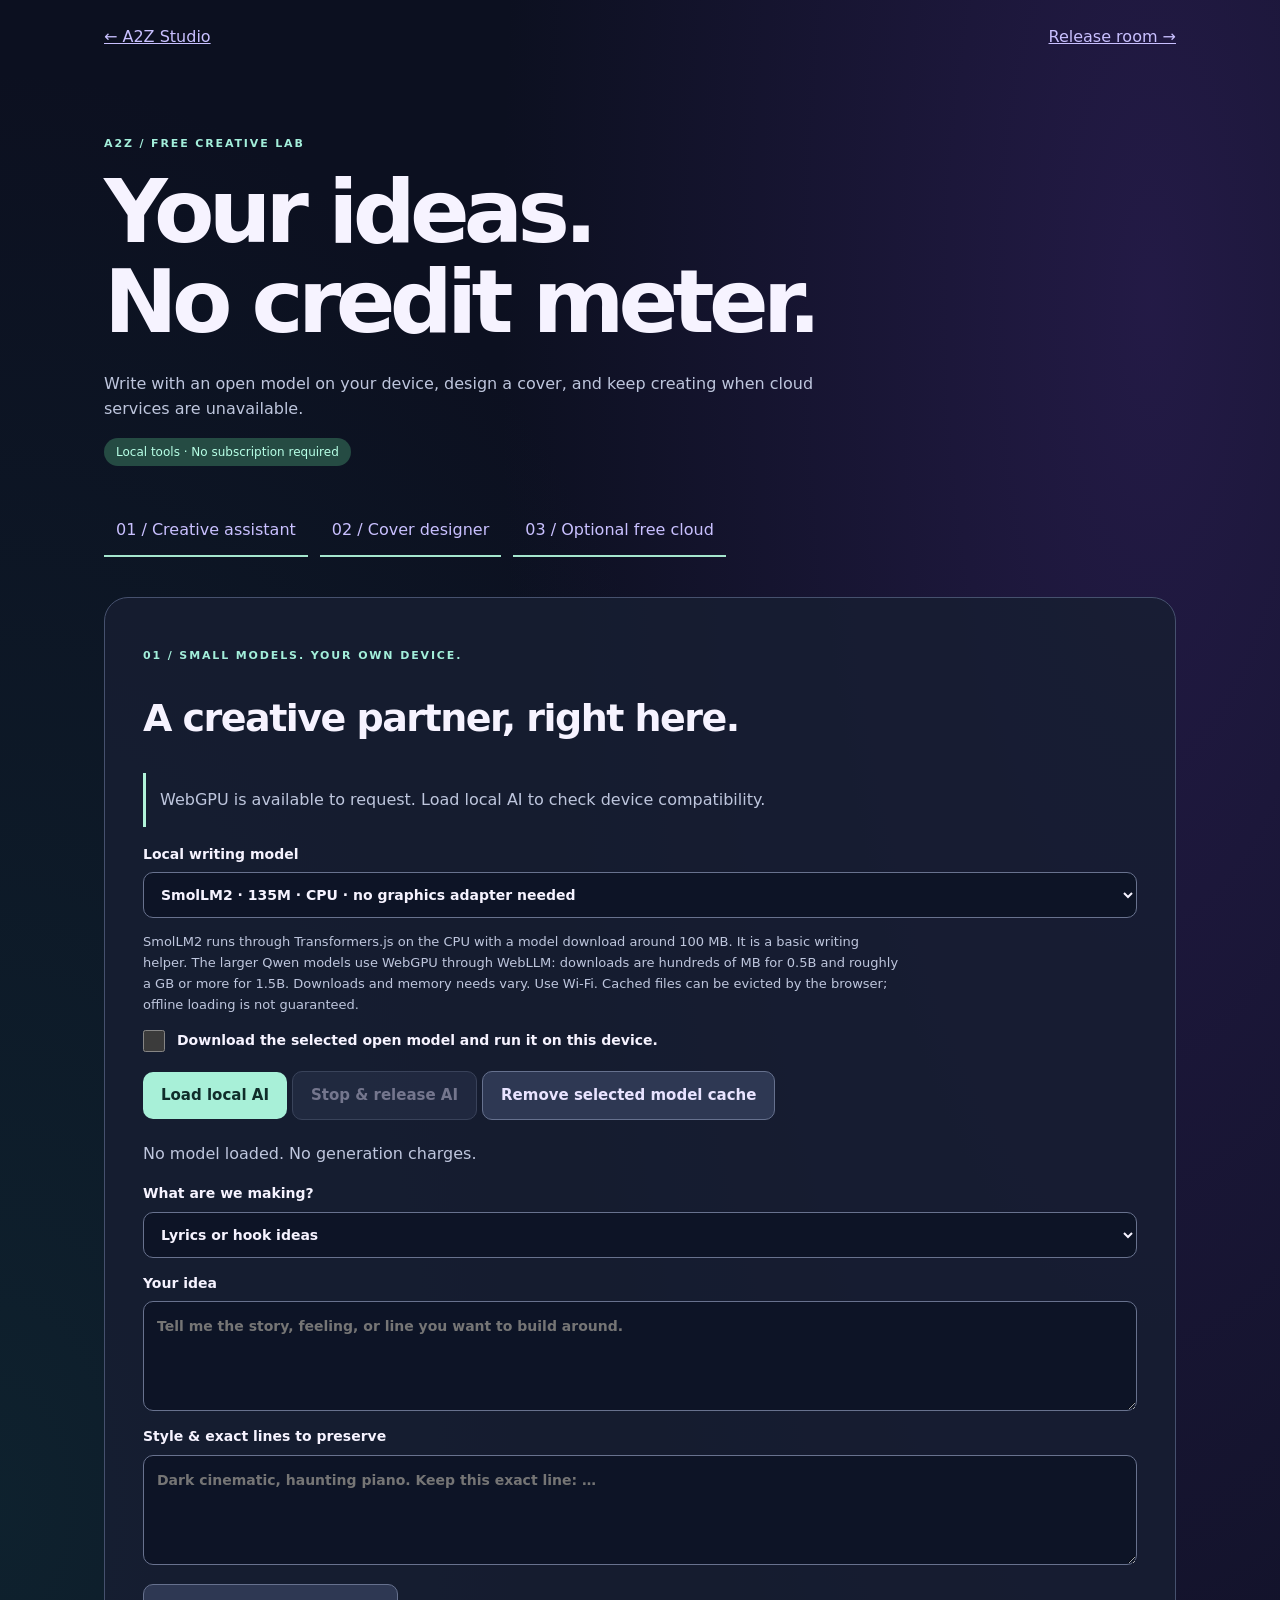
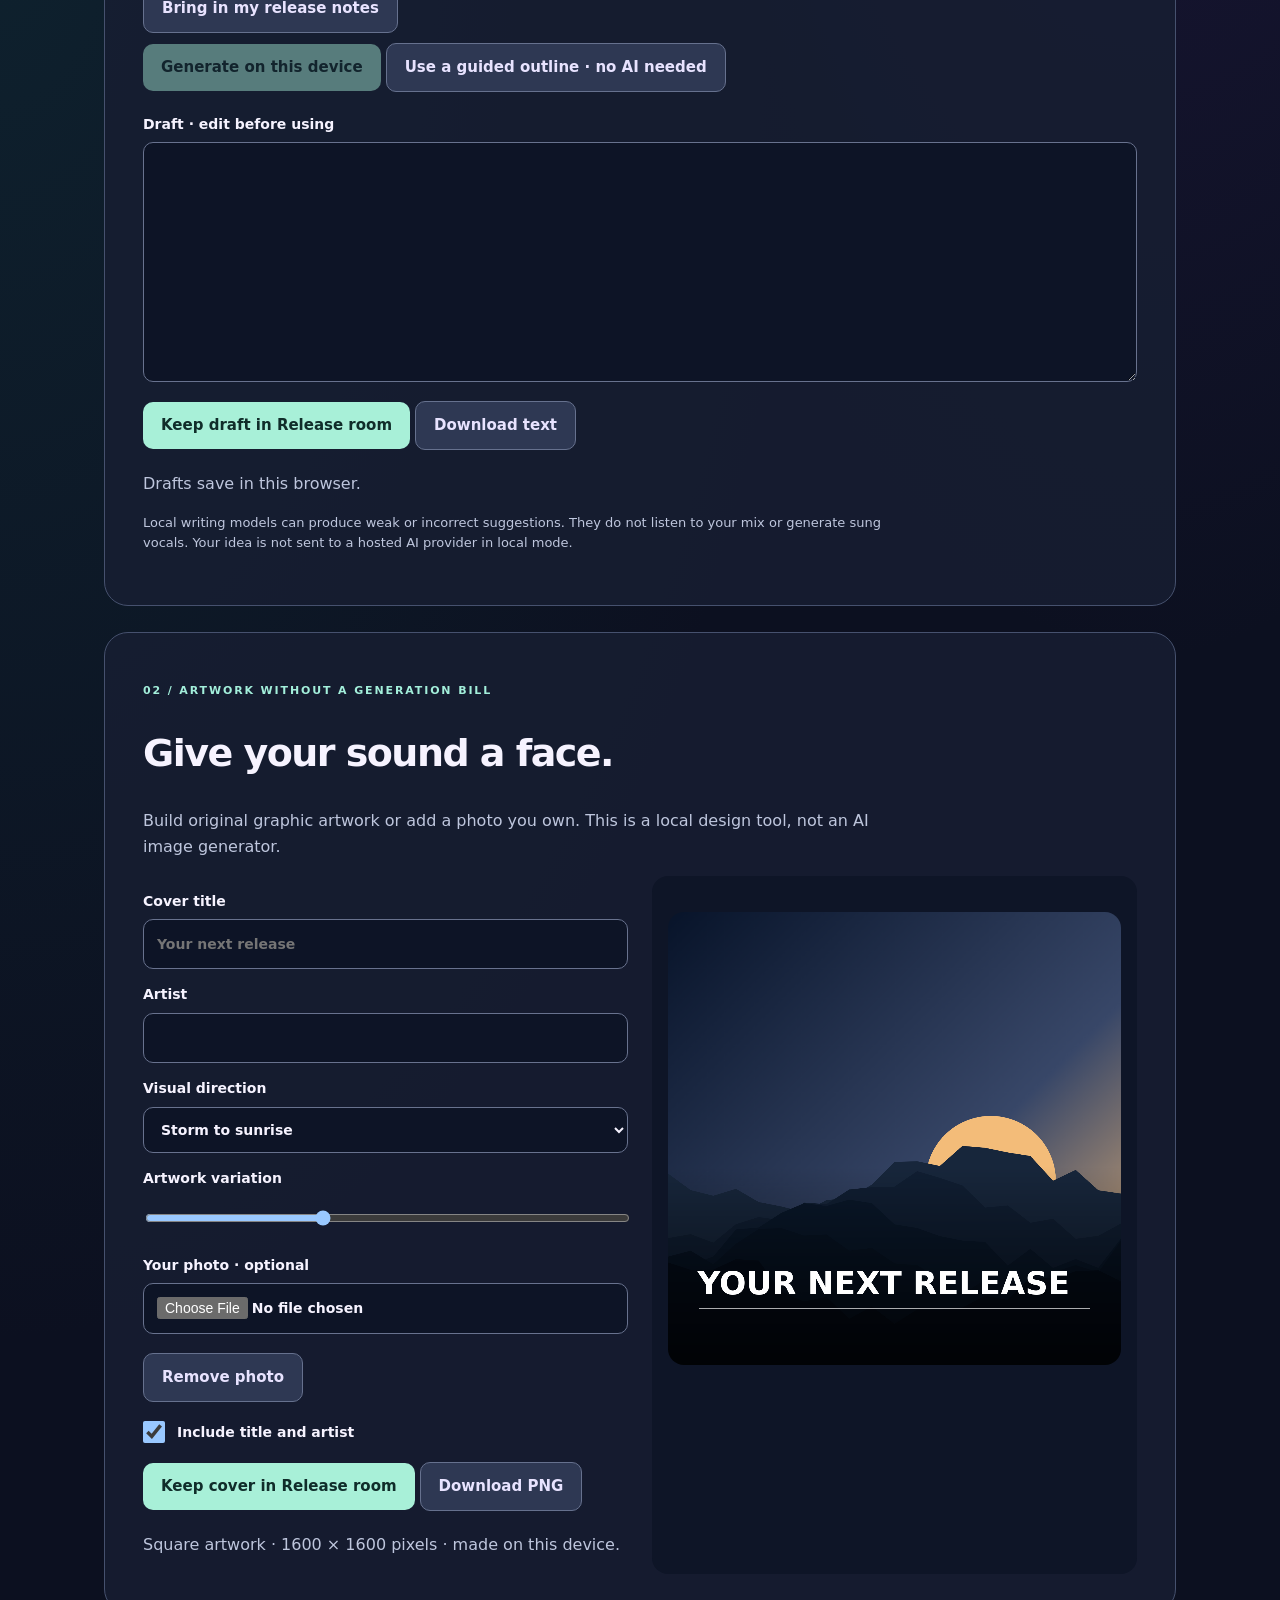
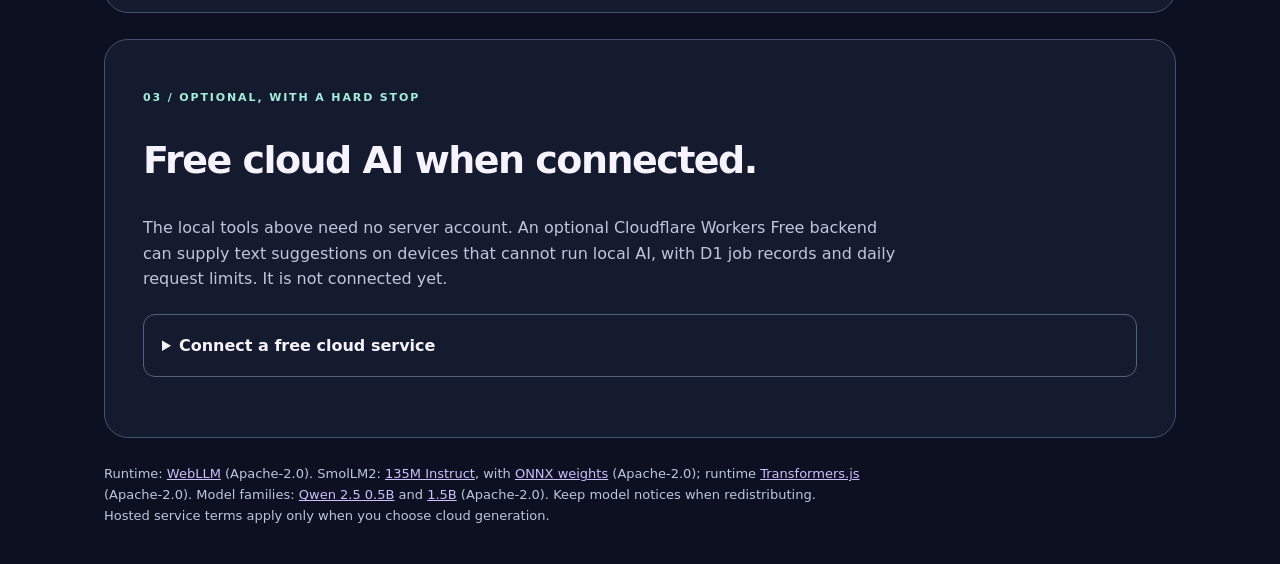
<file: free-lab.html>
<!doctype html><html lang="en"><head><meta charset="utf-8"><meta name="viewport" content="width=device-width,initial-scale=1"><title>A2Z · Free creative lab</title><link rel="stylesheet" href="release-studio.css"><style>.badge{padding:7px 12px;border-radius:40px;background:#254b43;color:#b7ffe6;font-size:12px}#art{display:block;width:min(100%,480px);height:auto;border-radius:16px;margin:20px auto}.preview-area{background:#0e1527;border-radius:16px;padding:16px}#output{min-height:240px}progress{width:100%}.device{padding:14px;border-left:3px solid #b1f4d9}.tabs{display:flex;gap:10px;flex-wrap:wrap}#referencePreview{max-width:100%;max-height:220px}.hero{padding-top:26px}</style></head><body><header><a href="./">← A2Z Studio</a><a href="release-studio.html">Release room →</a></header><main><div class="hero"><p class="eyebrow">A2Z / FREE CREATIVE LAB</p><h1>Your ideas.<br>No credit meter.</h1><p>Write with an open model on your device, design a cover, and keep creating when cloud services are unavailable.</p><span class="badge">Local tools · No subscription required</span></div><nav><a href="#writer">01 / Creative assistant</a><a href="#designer">02 / Cover designer</a><a href="#cloud">03 / Optional free cloud</a></nav><section id="writer"><p class="eyebrow">01 / SMALL MODELS. YOUR OWN DEVICE.</p><h2>A creative partner, right here.</h2><p id="device" class="device" role="status">Checking browser support…</p><label>Local writing model<select id="localModel"><option value="cpu">SmolLM2 · 135M · CPU · no graphics adapter needed</option><option value="small">Qwen 2.5 · 0.5B · lighter download</option><option value="large">Qwen 2.5 · 1.5B · larger download, more memory</option></select></label><p class="muted">SmolLM2 runs through Transformers.js on the CPU with a model download around 100 MB. It is a basic writing helper. The larger Qwen models use WebGPU through WebLLM: downloads are hundreds of MB for 0.5B and roughly a GB or more for 1.5B. Downloads and memory needs vary. Use Wi-Fi. Cached files can be evicted by the browser; offline loading is not guaranteed.</p><label class="check"><input id="downloadConsent" type="checkbox">Download the selected open model and run it on this device.</label><div class="actions"><button id="load">Load local AI</button><button id="stop" class="secondary" disabled>Stop & release AI</button><button id="clearCache" class="secondary">Remove selected model cache</button></div><p id="aiStatus" role="status">No model loaded. No generation charges.</p><progress id="loadProgress" max="1" value="0" hidden></progress><label>What are we making?<select id="task"><option value="lyrics">Lyrics or hook ideas</option><option value="scene">Music-video scene plan</option><option value="prompt">Artwork prompt</option><option value="caption">Release caption</option><option value="feedback">Writing feedback</option></select></label><label>Your idea<textarea id="idea" maxlength="2400" placeholder="Tell me the story, feeling, or line you want to build around."></textarea></label><label>Style & exact lines to preserve<textarea id="rules" maxlength="1800" placeholder="Dark cinematic, haunting piano. Keep this exact line: …"></textarea></label><button id="fromRelease" class="secondary">Bring in my release notes</button><div class="actions"><button id="write" disabled>Generate on this device</button><button id="outline" class="secondary">Use a guided outline · no AI needed</button></div><p id="outputKind" role="status"></p><label>Draft · edit before using<textarea id="output" maxlength="20000"></textarea></label><div class="actions"><button id="keep">Keep draft in Release room</button><button id="downloadText" class="secondary">Download text</button></div><p id="draftStatus" role="status">Drafts save in this browser.</p><p class="muted">Local writing models can produce weak or incorrect suggestions. They do not listen to your mix or generate sung vocals. Your idea is not sent to a hosted AI provider in local mode.</p></section><section id="designer"><p class="eyebrow">02 / ARTWORK WITHOUT A GENERATION BILL</p><h2>Give your sound a face.</h2><p>Build original graphic artwork or add a photo you own. This is a local design tool, not an AI image generator.</p><div class="grid"><div><label>Cover title<input id="coverTitle" maxlength="70" placeholder="Your next release"></label><label>Artist<input id="coverArtist" maxlength="60"></label><label>Visual direction<select id="theme"><option value="storm">Storm to sunrise</option><option value="orbit">Midnight orbit</option><option value="pulse">Electric pulse</option></select></label><label>Artwork variation<input id="seed" type="range" min="1" max="100" value="36"></label><label>Your photo · optional<input id="photo" type="file" accept="image/png,image/jpeg,image/webp"></label><button id="removePhoto" class="secondary">Remove photo</button><label class="check"><input id="coverText" type="checkbox" checked>Include title and artist</label><div class="actions"><button id="coverSave">Keep cover in Release room</button><button id="coverDownload" class="secondary">Download PNG</button></div><p id="coverStatus" role="status">Square artwork · 1600 × 1600 pixels · made on this device.</p></div><div class="preview-area"><canvas id="art" width="1600" height="1600" aria-label="Your cover artwork preview"></canvas></div></div></section><section id="cloud"><p class="eyebrow">03 / OPTIONAL, WITH A HARD STOP</p><h2>Free cloud AI when connected.</h2><p>The local tools above need no server account. An optional Cloudflare Workers Free backend can supply text suggestions on devices that cannot run local AI, with D1 job records and daily request limits. It is not connected yet.</p><details><summary>Connect a free cloud service</summary><p>Only connect the deployed A2Z free gateway on a confirmed Workers Free account. This page never switches to a paid provider when a limit is reached.</p><label>Free gateway URL<input id="cloudUrl" type="url" placeholder="https://your-a2z-worker.workers.dev"></label><label>Visitor token<input id="cloudToken" type="password" autocomplete="off"></label><button id="checkCloud" class="secondary">Check free gateway</button><label class="check"><input id="cloudConsent" type="checkbox">Send my current idea and style notes to this cloud AI service.</label><button id="cloudWrite" disabled>Generate with free cloud allowance</button><button id="recoverCloud" class="secondary">Recover cloud drafts</button><p id="cloudStatus" role="status">No cloud gateway connected.</p><div id="cloudHistory"></div></details></section><footer><p class="muted">Runtime: <a href="https://github.com/mlc-ai/web-llm">WebLLM</a> (Apache-2.0). SmolLM2: <a href="https://huggingface.co/HuggingFaceTB/SmolLM2-135M-Instruct">135M Instruct</a>, with <a href="https://huggingface.co/onnx-community/SmolLM2-135M-Instruct-ONNX">ONNX weights</a> (Apache-2.0); runtime <a href="https://github.com/huggingface/transformers.js">Transformers.js</a> (Apache-2.0). Model families: <a href="https://huggingface.co/Qwen/Qwen2.5-0.5B-Instruct">Qwen 2.5 0.5B</a> and <a href="https://huggingface.co/Qwen/Qwen2.5-1.5B-Instruct">1.5B</a> (Apache-2.0). Keep model notices when redistributing. Hosted service terms apply only when you choose cloud generation.</p></footer></main><script src="release-store.js"></script><script src="free-core.js"></script><script src="free-lab.js"></script></body></html>
</file>
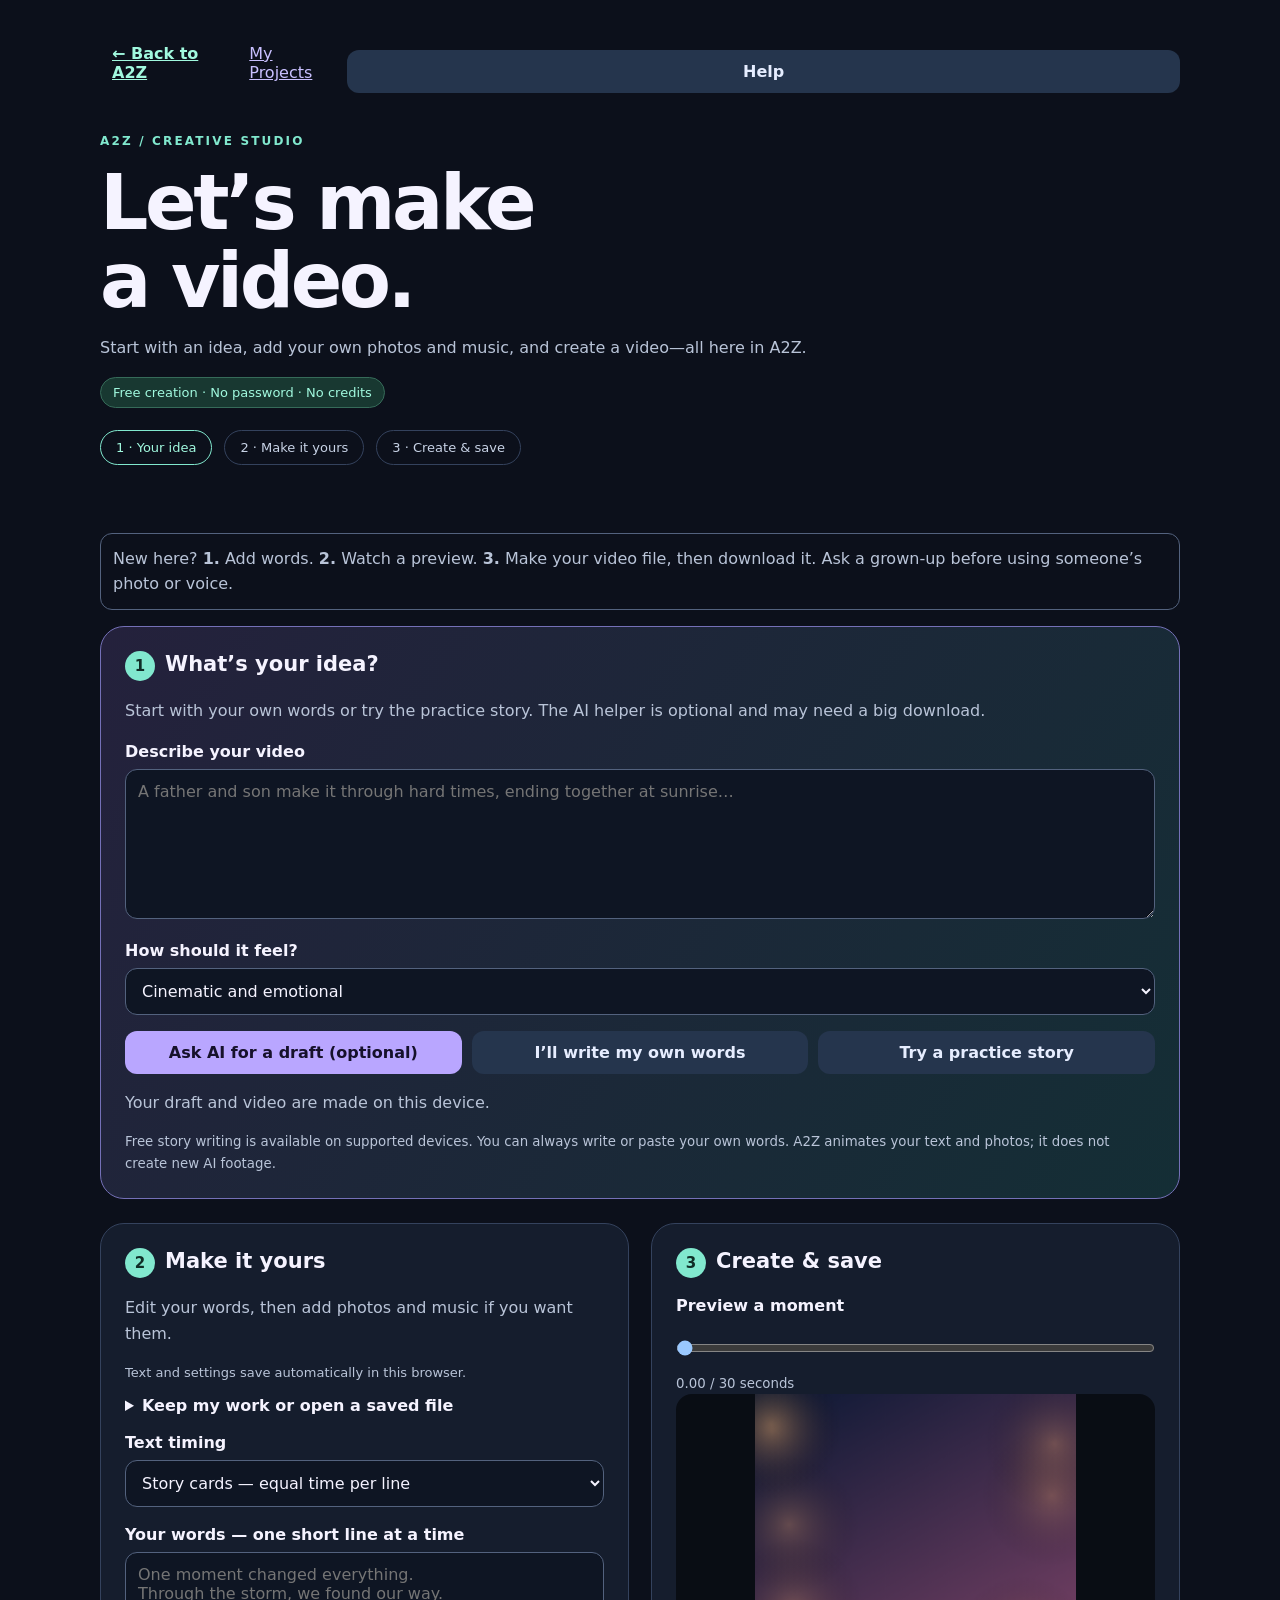
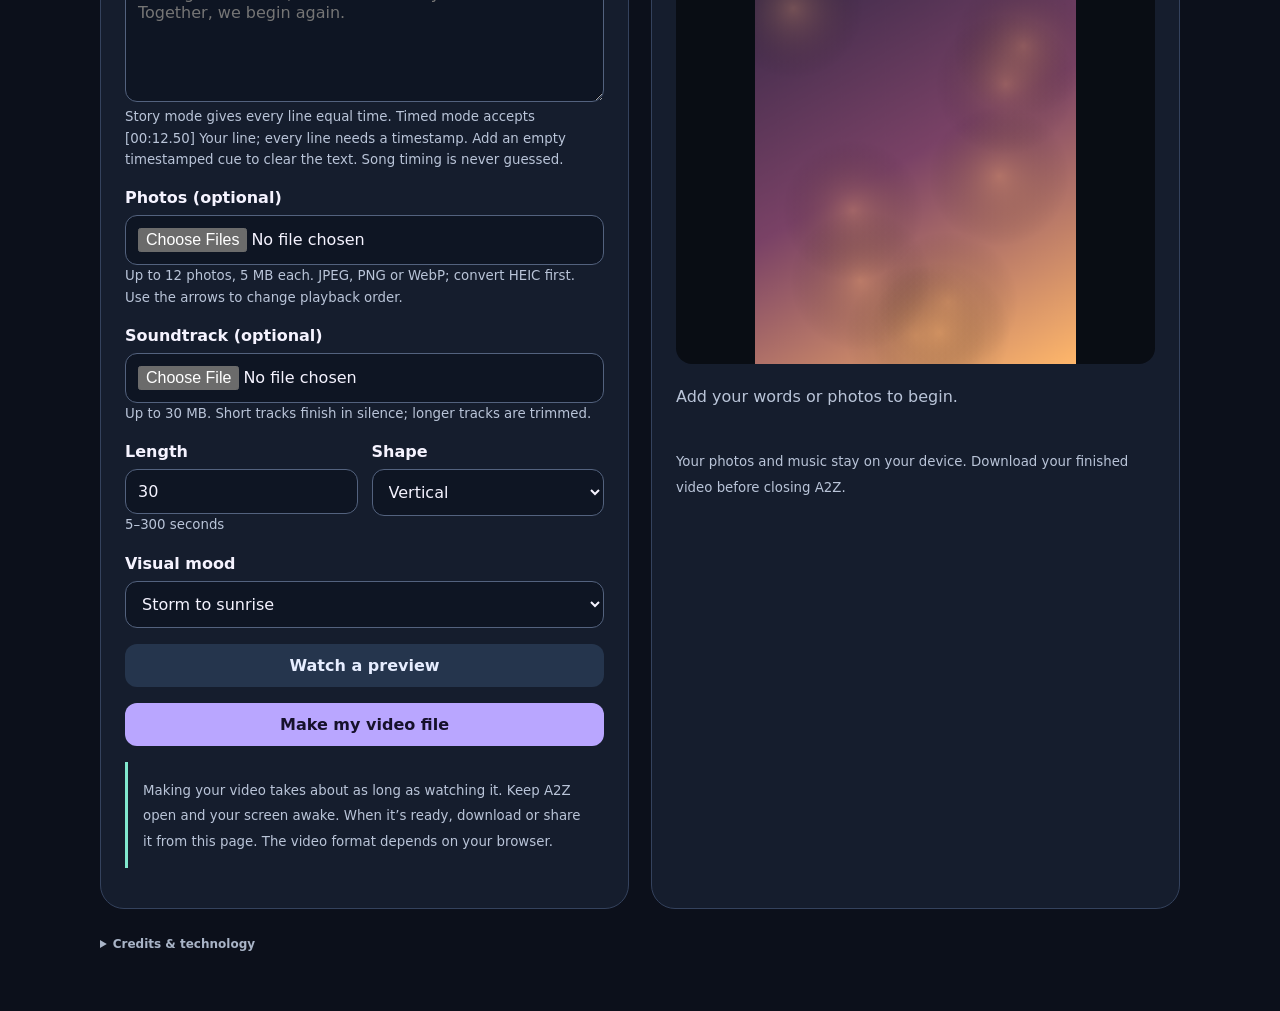
<file: free-studio.html>
<!doctype html>
<html lang="en"><head><meta charset="utf-8"><meta name="viewport" content="width=device-width,initial-scale=1"><meta http-equiv="Content-Security-Policy" content="default-src 'none'; script-src 'self' 'unsafe-inline' 'wasm-unsafe-eval' https://esm.run https://cdn.jsdelivr.net; style-src 'unsafe-inline'; img-src blob: data:; media-src blob:; connect-src https://esm.run https://cdn.jsdelivr.net https://huggingface.co https://*.huggingface.co https://*.hf.co https://raw.githubusercontent.com; worker-src blob:; base-uri 'none'; form-action 'none'"><title>A2Z · Create your video</title>
<style>
:root{color-scheme:dark;font:16px system-ui;background:#0c101b;color:#f5f3ff}*{box-sizing:border-box}body{margin:auto;max-width:1120px;padding:32px 20px 60px}a{color:#c9c0ff}header{padding:20px 0 30px}.eyebrow{font-size:12px;font-weight:800;letter-spacing:.18em;color:#81e8ce}h1{font-size:clamp(38px,7vw,76px);line-height:1.02;letter-spacing:-.045em;margin:16px 0}h2{font-size:21px;margin-top:0}p,small{line-height:1.6;color:#b9c4d8}.layout{display:grid;grid-template-columns:1fr 1fr;gap:22px}.card{border:1px solid #34425d;background:#151d2d;padding:24px;border-radius:24px}label{display:block;margin:18px 0 8px;font-weight:650}input,select,textarea,button{font:inherit;width:100%;padding:12px;border:1px solid #53627e;border-radius:12px;background:#0e1523;color:inherit}textarea{min-height:150px;resize:vertical}button{cursor:pointer;background:#b9a6ff;color:#16112b;font-weight:800;border:0;margin-top:16px}button.secondary{background:#25354d;color:#e6edff}button:disabled{opacity:.5;cursor:default}.row{display:flex;gap:14px}.row>*{flex:1;min-width:0}canvas{width:100%;max-height:570px;object-fit:contain;background:#090d14;border-radius:16px}video{width:100%;max-height:570px;border-radius:16px}progress{width:100%;margin-top:16px}#status{min-height:3em}#download{display:block;text-align:center;padding:15px;background:#81e8ce;color:#0b2521;border-radius:12px;font-weight:800;text-decoration:none;margin-top:12px}.photo{display:flex;gap:8px;align-items:center;margin-top:10px}.photo span{flex:1;font-size:13px;overflow-wrap:anywhere}.photo button{margin:0;width:auto;padding:7px 12px}.badge{display:inline-block;background:#183831;color:#a1f9df;border:1px solid #366b59;border-radius:30px;padding:7px 12px;font-size:13px}.note{padding:15px;border-left:3px solid #81e8ce}.audio{width:100%;margin-top:12px}[hidden]{display:none!important}@media(max-width:760px){.layout{grid-template-columns:1fr}body{padding:20px 14px}.card{padding:20px}}
.local-ai{margin:0 0 24px;border-color:#7470b7;background:linear-gradient(125deg,#24213c,#142e35)}.tools{display:flex;flex-wrap:wrap;gap:10px}.tools button{flex:1;min-width:130px}.pill{font-size:12px;color:#81e8ce}.draft-note{font-size:13px}input[type=checkbox]{width:auto}#aiOutput{min-height:180px}details summary{cursor:pointer;font-weight:750}#scrub{padding:0;margin:16px 0}#draftImport{padding:8px}.step{display:inline-grid;place-items:center;width:30px;height:30px;border-radius:50%;background:#81e8ce;color:#102e27;font-size:15px;margin-right:10px}.flow{display:flex;gap:12px;flex-wrap:wrap;color:#c8d3e6;margin:22px 0}.flow span{padding:9px 15px;border:1px solid #34425d;border-radius:30px;font-size:13px}.flow span:first-child{border-color:#81e8ce;color:#a1f9df}dialog{width:min(460px,calc(100% - 30px));background:#192237;color:#f5f3ff;border:1px solid #647496;border-radius:22px;padding:26px}dialog::backdrop{background:rgba(4,8,17,.8)}.quiet{background:transparent!important;border:1px solid #53627e!important;color:#cbd6e9!important}.flow-note{font-size:14px}#journeyStatus{min-height:1.6em}#makeStory{max-width:400px}#aiDetails{display:none}#deviceWriter{margin-bottom:24px}#storySection{scroll-margin-top:20px}button:focus-visible,a:focus-visible,summary:focus-visible,input:focus-visible,textarea:focus-visible,select:focus-visible{outline:3px solid #81e8ce;outline-offset:3px}footer{margin-top:28px}footer details{font-size:12px;color:#a9b4c7}footer a{color:#a9b4c7}</style><link rel="stylesheet" href="./kids.css?v=2"><style>body.kid-theme.embedded #home,body.kid-theme.embedded #help{display:none}body.kid-theme.embedded>nav{display:none}</style><style>.embedded nav{display:none!important}</style></head><body><script>const kidsParams=new URLSearchParams(location.search),kidsMode=kidsParams.get('kids')==='1';if(kidsMode)document.body.classList.add('kid-theme');if(kidsParams.get('embed')==='1')document.body.classList.add('embedded')</script><nav aria-label="Video navigation" style="display:flex;align-items:center;justify-content:space-between;gap:16px;margin-bottom:20px"><a href="https://aronzapata-ops.github.io/A2Z-ai-studio/" style="color:#a1f9df;font-weight:700;padding:12px">← Back to A2Z</a><a href="./?view=projects" style="padding:12px">My Projects</a><button id="videoHelp" type="button" class="secondary">Help</button></nav><dialog id="videoHelpDialog" aria-labelledby="videoHelpTitle"><h2 id="videoHelpTitle">Make a video in three steps</h2><ol><li>Write your words below, or tap Try a practice story.</li><li>Tap Watch a preview. Pictures and music are optional.</li><li>Tap Make my video file. Keep this page open until it is done, then tap Download.</li></ol><p>To keep editing later, open Keep my work or open a saved file. Download a complete project to include photos and audio.</p><p>Want to do something else? Tap Back to A2Z. Your words and settings save in this browser. Keep a complete project file for your media.</p><button id="closeVideoHelp" type="button">Got it</button></dialog>
<header><div class="eyebrow">A2Z / CREATIVE STUDIO</div><h1>Let’s make<br>a video.</h1><p>Start with an idea, add your own photos and music, and create a video—all here in A2Z.</p><span class="badge">Free creation · No password · No credits</span><div class="flow" aria-label="Creation steps"><span>1 · Your idea</span><span>2 · Make it yours</span><span>3 · Create &amp; save</span></div></header>
<p style="padding:12px;border:1px solid #53627e;border-radius:12px">New here? <strong>1.</strong> Add words. <strong>2.</strong> Watch a preview. <strong>3.</strong> Make your video file, then download it. Ask a grown-up before using someone’s photo or voice.</p><section id="deviceWriter" class="card local-ai"><h2><span class="step">1</span>What’s your idea?</h2><p>Start with your own words or try the practice story. The AI helper is optional and may need a big download.</p><label for="customerIdea">Describe your video</label><textarea id="customerIdea" maxlength="2400" placeholder="A father and son make it through hard times, ending together at sunrise…"></textarea><label for="customerTone">How should it feel?</label><select id="customerTone"><option>Cinematic and emotional</option><option>Warm and personal</option><option>Bold and energetic</option></select><div class="tools"><button id="makeStory" type="button">Ask AI for a draft (optional)</button><button id="ownWords" class="secondary" type="button">I’ll write my own words</button><button id="practiceStory" class="secondary" type="button">Try a practice story</button><button id="stopStory" class="secondary" type="button" hidden>Stop writing</button></div><p id="journeyStatus" role="status" aria-live="polite">Your draft and video are made on this device.</p><small>Free story writing is available on supported devices. You can always write or paste your own words. A2Z animates your text and photos; it does not create new AI footage.</small>
<details id="aiDetails"><summary>Open the free AI writer</summary><label for="idea">Describe your video</label><textarea id="idea" maxlength="2400" placeholder="A father and son find their way through hard times, ending together at sunrise."></textarea><label for="tone">Writing tone</label><select id="tone"><option>Cinematic and emotional</option><option>Warm and personal</option><option>Bold and energetic</option></select><label><input id="downloadConsent" type="checkbox"> Download the AI model to this device. Use Wi-Fi: the first download is several hundred MB and the model needs roughly 1 GB of graphics memory. Browser caching may avoid later downloads.</label><div class="tools"><button id="loadAI" type="button">Load free AI writer</button><button id="writeAI" type="button" disabled>Write my draft</button><button id="stopAI" type="button" disabled>Stop writing</button><button id="unloadAI" type="button" disabled>Release AI memory</button></div><p id="aiStatus" role="status" aria-live="polite">The model is only downloaded when you choose Load. Your idea is processed on this device.</p><small>Small models may produce weak or inaccurate drafts. Review the result. AI memory is released before video export; you can continue editing without AI.</small></details><div id="aiResult" hidden><label for="aiOutput">Review and edit the draft</label><textarea id="aiOutput" maxlength="6000"></textarea><button id="useDraft" type="button">Use this draft as story cards</button></div></section>
<dialog id="prepareDialog" aria-labelledby="prepareTitle"><h2 id="prepareTitle">Prepare your free story writer</h2><p>A2Z needs to download its writing tools to this device. The download is several hundred MB and can take a few minutes. Wi-Fi is recommended.</p><p>Your story is written on your device. You won’t need an account, a password or another website.</p><button id="prepareAndWrite" type="button">Prepare &amp; write my story</button><button id="skipPrepare" type="button" class="quiet">Use my own words instead</button></dialog>
<div class="layout"><section id="storySection" class="card"><h2><span class="step">2</span>Make it yours</h2><p>Edit your words, then add photos and music if you want them.</p><p id="draftStatus" class="draft-note" role="status" aria-live="polite">Text and settings save automatically in this browser.</p><p id="draftMedia" class="draft-note"></p><details><summary>Keep my work or open a saved file</summary><p class="draft-note">Choose a complete project to include media, or a smaller text-only file for words and settings. Automatic browser drafts do not include media.</p><button id="saveBundle" class="secondary" type="button">Download project with photos &amp; audio</button><p class="draft-note">Complete project files include the selected photos, soundtrack, text and settings. Up to 20 MB of media per backup. Keep the file private if your media is private. Your exported video is downloaded separately.</p><button id="saveProject" class="secondary" type="button">Download text-only project</button><label for="draftImport">Restore project file</label><input id="draftImport" type="file" accept="application/json,.json"></details><fieldset id="inputs" style="border:0;padding:0;margin:0"><label for="textMode">Text timing</label><select id="textMode"><option value="cards">Story cards — equal time per line</option><option value="timed">Timestamped lyrics — use exact cues</option></select><label for="story">Your words — one short line at a time</label><textarea id="story" maxlength="6000" placeholder="One moment changed everything.&#10;Through the storm, we found our way.&#10;Together, we begin again."></textarea><small>Story mode gives every line equal time. Timed mode accepts [00:12.50] Your line; every line needs a timestamp. Add an empty timestamped cue to clear the text. Song timing is never guessed.</small>
<label for="photos">Photos (optional)</label><input id="photos" type="file" accept="image/jpeg,image/png,image/webp" multiple><small>Up to 12 photos, 5 MB each. JPEG, PNG or WebP; convert HEIC first. Use the arrows to change playback order.</small><div id="order"></div>
<label for="soundtrack">Soundtrack (optional)</label><input id="soundtrack" type="file" accept="audio/*"><small>Up to 30 MB. Short tracks finish in silence; longer tracks are trimmed.</small><button id="useAudioLength" type="button" class="secondary" hidden>Use soundtrack length</button><audio id="audio" class="audio" controls preload="metadata" hidden></audio>
<div class="row"><div><label for="length">Length</label><input id="length" type="number" value="30" min="5" max="300" step="1"><small>5–300 seconds</small></div><div><label for="shape">Shape</label><select id="shape"><option value="vertical">Vertical</option><option value="landscape">Landscape</option><option value="square">Square</option></select></div></div>
<label for="theme">Visual mood</label><select id="theme"><option value="dawn">Storm to sunrise</option><option value="cosmic">Midnight violet</option><option value="forest">Emerald glow</option></select>
</fieldset><button id="preview" class="secondary">Watch a preview</button><button id="export">Make my video file</button><button id="cancel" class="secondary" hidden>Cancel</button><p class="note"><small>Making your video takes about as long as watching it. Keep A2Z open and your screen awake. When it’s ready, download or share it from this page. The video format depends on your browser.</small></p></section>
<section class="card"><h2><span class="step">3</span>Create &amp; save</h2><label for="scrub">Preview a moment</label><input id="scrub" type="range" min="0" max="30" step="0.05" value="0"><small id="timeLabel">0.00 / 30 seconds</small><canvas id="canvas" width="540" height="960" aria-label="Video preview"></canvas><video id="result" controls playsinline hidden></video><progress id="progress" max="100" value="0" hidden></progress><p id="status" role="status" aria-live="polite">Add your words or photos to begin.</p><a id="download" hidden>Download your video</a><button id="share" class="secondary" hidden>Save or share video</button><p><small>Your photos and music stay on your device. Download your finished video before closing A2Z.</small></p></section></div>
<script>
'use strict';
const $=id=>document.getElementById(id),canvas=$('canvas'),ctx=canvas.getContext('2d');
let aiEngine=null,aiLoading=false,aiWriting=false,aiModule=null;
let photos=[],busy=false,loading=false,run=null,resultUrl=null,resultBlob=null,resultName='',audioUrl=null,mediaError=false,photoRevision=0;
const palettes={dawn:['#0b1834','#7a4266','#ffb76b'],cosmic:['#101137','#453584','#a58eff'],forest:['#081e29','#176957','#9ff5c3']};
function lines(){return $('story').value.split(/\r?\n/).map(s=>s.trim()).filter(Boolean)}
function timeline(t,total,count){return count?Math.min(count-1,Math.floor(Math.min(t,total-0.001)/total*count)):0}
function textCues(total){const raw=lines();if($('textMode').value==='cards')return raw.map((text,i)=>({start:i*total/raw.length,end:(i+1)*total/raw.length,text}));const out=[];let previous=-1;for(const line of raw){const m=/^\[(\d{1,3}):(\d{2}(?:\.\d{1,3})?)\]\s*(.*)$/.exec(line);if(!m)throw Error('Timed mode needs a timestamp on every line, such as [00:12.50] Your words.');const start=Number(m[1])*60+Number(m[2]);if(Number(m[2])>=60||start<=previous||start>=total)throw Error('Timestamps must increase and stay within the video length.');if(out.length)out[out.length-1].end=start;out.push({start,end:total,text:m[3]});previous=start}return out}
function cardAt(t,total){const cues=textCues(total);return cues.find(c=>t>=c.start&&t<c.end)||null}
function dimensions(){return $('shape').value==='landscape'?[960,540]:$('shape').value==='square'?[720,720]:[540,960]}
function wrap(text,max){const paragraphs=[];let line='';for(const word of text.split(/\s+/)){if(ctx.measureText(word).width>max){if(line){paragraphs.push(line);line=''}let piece='';for(const char of word){if(ctx.measureText(piece+char).width>max&&piece){paragraphs.push(piece);piece=char}else piece+=char}line=piece;continue}const candidate=line?line+' '+word:word;if(ctx.measureText(candidate).width>max&&line){paragraphs.push(line);line=word}else line=candidate}if(line)paragraphs.push(line);return paragraphs}
function draw(t,total){const w=canvas.width,h=canvas.height,pal=palettes[$('theme').value];const gradient=ctx.createLinearGradient(0,0,w,h);gradient.addColorStop(0,pal[0]);gradient.addColorStop(.6,pal[1]);gradient.addColorStop(1,pal[2]);ctx.fillStyle=gradient;ctx.fillRect(0,0,w,h);
if(photos.length){const i=timeline(t,total,photos.length),img=photos[i].image,phase=(t/total*photos.length)%1;const scale=Math.max(w/img.width,h/img.height)*(1.02+.08*phase);const iw=img.width*scale,ih=img.height*scale;ctx.drawImage(img,(w-iw)/2,(h-ih)/2,iw,ih);ctx.fillStyle='rgba(5,9,20,.30)';ctx.fillRect(0,0,w,h)}else{ctx.globalAlpha=.25;for(let i=0;i<14;i++){const x=(Math.sin(t*.12+i*2.3)*.45+.5)*w,y=(Math.cos(t*.08+i*1.7)*.45+.5)*h;const g=ctx.createRadialGradient(x,y,0,x,y,w*.22);g.addColorStop(0,pal[2]);g.addColorStop(1,'transparent');ctx.fillStyle=g;ctx.fillRect(0,0,w,h)}ctx.globalAlpha=1}
const cue=cardAt(t,total);if(cue&&cue.text){const phase=(t-cue.start)/(cue.end-cue.start);ctx.globalAlpha=$('textMode').value==='timed'?1:Math.max(0,Math.min(1,phase*9,(1-phase)*9));const max=w*.82;let font=Math.round(Math.min(w,h)*.071),wrapped;do{ctx.font='750 '+font+'px system-ui';wrapped=wrap(cue.text,max);if(wrapped.length*font*1.35<=h*.6)break;font-=2}while(font>=16);const lineH=font*1.35;ctx.textAlign='center';ctx.textBaseline='middle';ctx.shadowColor='rgba(0,0,0,.9)';ctx.shadowBlur=12;ctx.fillStyle='white';wrapped.forEach((line,j)=>ctx.fillText(line,w/2,h/2+(j-(wrapped.length-1)/2)*lineH));ctx.shadowBlur=0;ctx.globalAlpha=1}

}
function idle(){scheduleDraftSave();if(!busy){const total=Number($('length').value);if(!Number.isFinite(total)||total<5||total>300)return;$('scrub').max=total;const t=Math.min(Number($('scrub').value),total-.001);$('timeLabel').textContent=t.toFixed(2)+' / '+total+' seconds';[canvas.width,canvas.height]=dimensions();try{draw(t,total)}catch(e){$('status').textContent=e.message}}}
function setBusy(value){if(parent!==window)parent.postMessage({a2zKidsBusy:value},location.origin);busy=value;$('inputs').disabled=value;$('preview').disabled=value;$('export').disabled=value||!supported();$('cancel').hidden=!value;$('makeStory').disabled=value;$('ownWords').disabled=value;$('customerIdea').disabled=value;$('customerTone').disabled=value;$('scrub').disabled=value;$('practiceStory').disabled=value;$('saveProject').disabled=value;$('saveBundle').disabled=value;$('draftImport').disabled=value;$('loadAI').disabled=value||aiLoading||!!aiEngine;$('writeAI').disabled=value||!aiEngine||aiWriting;$('useDraft').disabled=value||aiWriting;for(const button of $('order').querySelectorAll('button'))button.disabled=value}
function supported(){return !!(window.MediaRecorder&&canvas.captureStream&&window.MediaStream)}
function typeForBrowser(){if(!supported())return '';return ['video/mp4;codecs=avc1.42E01E,mp4a.40.2','video/mp4','video/webm;codecs=vp8,opus','video/webm'].find(t=>MediaRecorder.isTypeSupported(t))||''}
function order(){const root=$('order');root.replaceChildren();photos.forEach((photo,i)=>{const row=document.createElement('div');row.className='photo';const label=document.createElement('span');label.textContent=(i+1)+'. '+photo.file.name;row.append(label);for(const [text,delta] of [['↑',-1],['↓',1]]){const b=document.createElement('button');b.textContent=text;b.type='button';b.setAttribute('aria-label','Move '+photo.file.name+(delta<0?' earlier':' later'));b.disabled=busy||i+delta<0||i+delta>=photos.length;b.onclick=()=>{[photos[i],photos[i+delta]]=[photos[i+delta],photos[i]];order();idle()};row.append(b)}root.append(row)})}
$('photos').onchange=async()=>{const revision=++photoRevision;const files=Array.from($('photos').files);if(files.length>12){$('status').textContent='Choose at most 12 photos.';return}loading=true;$('export').disabled=true;$('preview').disabled=true;const loaded=[];try{for(const file of files){if(file.size>5*1024*1024||!['image/jpeg','image/png','image/webp'].includes(file.type))throw Error('Use JPEG, PNG or WebP photos, up to 5 MB each.');const url=URL.createObjectURL(file);try{const image=new Image();image.src=url;await image.decode();const scaled=document.createElement('canvas');const scale=Math.min(1,1280/Math.max(image.width,image.height));scaled.width=Math.max(1,Math.round(image.width*scale));scaled.height=Math.max(1,Math.round(image.height*scale));scaled.getContext('2d').drawImage(image,0,0,scaled.width,scaled.height);loaded.push({file,image:scaled})}finally{URL.revokeObjectURL(url)}}if(revision!==photoRevision)return;photos=loaded;order();idle();$('status').textContent=photos.length+' photos ready. Media stays on this device.'}catch(e){if(revision===photoRevision)$('status').textContent=e.message}finally{if(revision===photoRevision){loading=false;$('export').disabled=!supported()||aiLoading||aiWriting;$('preview').disabled=aiLoading||aiWriting}}};
$('audio').onloadedmetadata=()=>{$('useAudioLength').hidden=!Number.isFinite($('audio').duration)};$('useAudioLength').onclick=()=>{if(busy)return;const n=Math.ceil($('audio').duration);if(Number.isFinite(n)){$('length').value=Math.max(5,Math.min(300,n));idle()}};
$('soundtrack').onchange=()=>{restoredSoundtrack=null;$('useAudioLength').hidden=true;mediaError=false;const file=$('soundtrack').files[0];$('audio').pause();$('audio').removeAttribute('src');if(audioUrl)URL.revokeObjectURL(audioUrl);audioUrl=null;$('audio').hidden=!file;if(!file)return;if(file.size>30*1024*1024){$('status').textContent='Choose audio under 30 MB.';mediaError=true;return}audioUrl=URL.createObjectURL(file);$('audio').src=audioUrl;$('audio').load()};$('audio').onerror=()=>{mediaError=true;$('status').textContent='This browser could not read the soundtrack. Choose another audio format.'};
$('scrub').addEventListener('input',idle);
for(const id of ['story','shape','theme','length','textMode'])$(id).addEventListener('input',idle);
async function start(record){if(busy||loading||aiLoading||aiWriting||journeyBusy)return;const requestedLength=Number($('length').value);if(!Number.isInteger(requestedLength)||requestedLength<5||requestedLength>300){$('status').textContent='Choose a whole number from 5 to 300 seconds.';return}try{textCues(requestedLength)}catch(e){$('status').textContent=e.message;return}if(aiEngine){aiLoading=true;try{await aiEngine.unload();aiEngine=null;$('writeAI').disabled=true;$('unloadAI').disabled=true;$('aiStatus').textContent='AI memory released for video rendering. Your draft is kept.'}catch{$('status').textContent='Release AI memory before rendering.';return}finally{aiLoading=false}}if(!photos.length&&!lines().length){$('status').textContent='Add your story or at least one photo first.';return}if(lines().length>30||lines().some(s=>s.length>200)){$('status').textContent='Use up to 30 text cards, with 200 characters or fewer per line.';return}if(mediaError){$('status').textContent='Choose a readable soundtrack under 30 MB, or clear the soundtrack field.';return}const mime=record?typeForBrowser():'';if(record&&!mime){$('status').textContent='Video export is unavailable in this browser. Try a current Safari or Chrome on a supported device.';return}
setBusy(true);$('download').hidden=true;$('share').hidden=true;$('result').hidden=true;canvas.hidden=false;$('progress').hidden=false;$('progress').value=0;const total=Number($('length').value);[canvas.width,canvas.height]=dimensions();draw(.01,total);const state={record,recorder:null,stream:null,audioContext:null,source:null,frame:0,stopped:false,chunks:[],bytes:0,wake:null,failed:null,started:0};run=state;
try{if(audioUrl){const AC=window.AudioContext||window.webkitAudioContext;if(!AC)throw Error('Audio mixing is unavailable in this browser.');state.audioContext=new AC();await state.audioContext.resume();state.media=new Audio(audioUrl);state.media.preload='auto';state.media.onerror=()=>{state.failed='The soundtrack could not be played. Choose a different audio file.';finish(true)};state.source=state.audioContext.createMediaElementSource(state.media);state.source.connect(state.audioContext.destination)}
if(record){state.stream=canvas.captureStream(24);if(state.audioContext){const dest=state.audioContext.createMediaStreamDestination();state.source.connect(dest);for(const track of dest.stream.getAudioTracks())state.stream.addTrack(track)}state.recorder=new MediaRecorder(state.stream,{mimeType:mime,videoBitsPerSecond:2500000,audioBitsPerSecond:128000});state.recorder.ondataavailable=e=>{if(e.data.size){state.bytes+=e.data.size;if(state.bytes>100*1024*1024){state.failed='This export reached the 100 MB device-memory limit. Try a shorter video.';finish(true);return}state.chunks.push(e.data)}};state.recorder.onerror=()=>{state.failed='The browser could not finish encoding this video. Try a shorter video.';finish(true)};state.recorder.onstop=()=>{if(!state.stopped)return;if(!state.failed&&state.chunks.length){const type=state.recorder.mimeType||mime;resultBlob=new Blob(state.chunks,{type});if(resultUrl)URL.revokeObjectURL(resultUrl);resultUrl=URL.createObjectURL(resultBlob);const ext=type.includes('mp4')?'mp4':'webm';resultName='a2z-free-video.'+ext;$('result').src=resultUrl;$('result').hidden=false;canvas.hidden=true;$('download').href=resultUrl;$('download').download=resultName;$('download').textContent='Download '+ext.toUpperCase()+' video';$('download').hidden=false;$('share').hidden=!navigator.canShare||!navigator.canShare({files:[new File([resultBlob],resultName,{type})]});$('status').textContent='Your video is ready. Download it before closing this tab.'}else if(state.failed)$('status').textContent=state.failed;state.chunks=[];setBusy(false);order()};state.recorder.start(1000)}
if(state.media)await state.media.play();if(state.stopped)return;state.started=performance.now();state.audioStart=state.audioContext?.currentTime||0;if(navigator.wakeLock){navigator.wakeLock.request('screen').then(lock=>{if(state.stopped)lock.release();else state.wake=lock}).catch(()=>{})}$('status').textContent=record?'Creating on your device. Keep this tab visible…':'Previewing your story…';function frame(now){if(state.stopped)return;const t=Math.max(0,state.audioContext?state.audioContext.currentTime-state.audioStart:(now-state.started)/1000);$('scrub').value=Math.min(t,total);$('timeLabel').textContent=Math.min(t,total).toFixed(2)+' / '+total+' seconds';draw(Math.min(t,total-.001),total);$('progress').value=Math.min(100,t/total*100);if(t>=total){finish(false);return}state.frame=requestAnimationFrame(frame)}state.frame=requestAnimationFrame(frame)}catch(e){state.failed=e.message;finish(true)}}
function finish(cancel){const state=run;if(!state||state.stopped)return;state.stopped=true;cancelAnimationFrame(state.frame);if(cancel&&!state.failed)state.failed='Cancelled. No video was saved.';state.waitingStop=!!(state.recorder&&state.recorder.state!=='inactive');if(state.waitingStop)state.recorder.stop();if(state.media){state.media.pause();state.media.removeAttribute('src');state.media.load()}if(state.source)state.source.disconnect();if(state.stream)state.stream.getTracks().forEach(t=>t.stop());if(state.audioContext)state.audioContext.close().catch(()=>{});if(state.wake)state.wake.release().catch(()=>{});$('progress').value=cancel?0:100;$('status').textContent=state.failed||(state.record?'Finishing your download…':'Preview finished. Create your video when ready.');if(!state.waitingStop){setBusy(false);order()}}
$('preview').onclick=()=>start(false);$('export').onclick=()=>start(true);$('cancel').onclick=()=>finish(true);document.addEventListener('visibilitychange',()=>{if(document.hidden&&busy){run.failed='The tab was hidden, so rendering was cancelled to avoid missing frames. Keep the tab visible and try again.';finish(true)}});
$('share').onclick=async()=>{if(!resultBlob)return;try{await navigator.share({files:[new File([resultBlob],resultName,{type:resultBlob.type})]})}catch(e){if(e.name!=='AbortError')$('status').textContent='Sharing was unavailable. Use the download link instead.'}};
window.addEventListener('beforeunload',e=>{if(busy){e.preventDefault();e.returnValue=''}});
let journeyBusy=false;let restoredSoundtrack=null;
function downloadText(name,value,type){const u=URL.createObjectURL(new Blob([value],{type}));const a=document.createElement('a');a.href=u;a.download=name;a.click();setTimeout(()=>URL.revokeObjectURL(u),1000)}
$('saveProject').onclick=()=>{downloadText('a2z-project.json',JSON.stringify({a2zProject:2,story:$('story').value,length:Number($('length').value),shape:$('shape').value,theme:$('theme').value,textMode:$('textMode').value,idea:$('customerIdea').value,tone:$('customerTone').value},null,2),'application/json')};
function projectSettings(){return {story:$('story').value,length:Number($('length').value),shape:$('shape').value,theme:$('theme').value,textMode:$('textMode').value,idea:$('customerIdea').value,tone:$('customerTone').value}}
function validateSettings(d){if(!d||typeof d.story!=='string'||d.story.length>6000||!Number.isInteger(d.length)||d.length<5||d.length>300||!['vertical','landscape','square'].includes(d.shape)||!Object.keys(palettes).includes(d.theme)||!['cards','timed'].includes(d.textMode)||typeof d.idea!=='string'||d.idea.length>2400||!Array.from($('customerTone').options).some(o=>o.value===d.tone))throw Error('This project has invalid text or settings.')}
function applySettings(d){for(const id of ['story','length','shape','theme','textMode'])$(id).value=d[id];$('customerIdea').value=d.idea;$('customerTone').value=d.tone}
const BUNDLE_LIMIT=20*1024*1024;
function encodeMedia(file){return new Promise((resolve,reject)=>{const reader=new FileReader();reader.onerror=()=>reject(Error('A media file could not be read. Your project is still open.'));reader.onload=()=>resolve({name:file.name,type:file.type,data:String(reader.result).split(',')[1]});reader.readAsDataURL(file)})}
function decodeMedia(item,photo){
 if(!item||typeof item.name!=='string'||item.name.length>255||typeof item.type!=='string'||typeof item.data!=='string'||item.data.length>Math.ceil(BUNDLE_LIMIT/3)*4||!(/^[A-Za-z0-9+/]*={0,2}$/).test(item.data))throw Error('Invalid media in project file.');
 if(photo?!['image/png','image/jpeg','image/webp'].includes(item.type):!/^audio\/[a-zA-Z0-9.+-]+$/.test(item.type))throw Error('Unsupported media type in project file.');
 const raw=atob(item.data);if(raw.length>(photo?5*1024*1024:BUNDLE_LIMIT))throw Error('A media file exceeds the backup limit.');
 const bytes=new Uint8Array(raw.length);for(let i=0;i<raw.length;i++)bytes[i]=raw.charCodeAt(i);
 return new File([bytes],item.name,{type:item.type});
}
async function decodePhoto(file){const url=URL.createObjectURL(file);try{const image=new Image();image.src=url;await image.decode();const canvas=document.createElement('canvas');const scale=Math.min(1,1280/Math.max(image.width,image.height));canvas.width=Math.max(1,Math.round(image.width*scale));canvas.height=Math.max(1,Math.round(image.height*scale));canvas.getContext('2d').drawImage(image,0,0,canvas.width,canvas.height);return {file,image:canvas}}finally{URL.revokeObjectURL(url)}}
$('saveBundle').onclick=async()=>{
 if(busy||loading||journeyBusy||aiWriting||aiLoading)return;
 const audio=restoredSoundtrack||$('soundtrack').files[0]||null;
 const total=photos.reduce((n,p)=>n+p.file.size,0)+(audio?.size||0);
 if(total>BUNDLE_LIMIT){$('status').textContent='Complete backups support up to 20 MB of media. Download a text-only project and keep your original media separately.';return}
 setBusy(true);$('status').textContent='Preparing your complete project file…';
 try{if(audio&&!/^audio\/[a-zA-Z0-9.+-]+$/.test(audio.type))throw Error('This soundtrack has no supported audio type. Keep the original file separately or choose a WAV or MP3 before making a complete backup.');const settings=projectSettings();validateSettings(settings);const images=[];for(const p of photos)images.push(await encodeMedia(p.file));const bundle={a2zProject:3,...settings,photos:images,audio:audio?await encodeMedia(audio):null};downloadText('a2z-complete-project.json',JSON.stringify(bundle),'application/json');$('status').textContent='Complete project download started: '+photos.length+' photos'+(audio?' and soundtrack':'')+'. Keep the downloaded file to restore on another device.'}catch(e){$('status').textContent=e.message}finally{setBusy(false);order()}
};
$('draftImport').onchange=async()=>{
 if(busy||loading||journeyBusy||aiWriting||aiLoading)return;
 const f=$('draftImport').files[0];if(!f)return;
 setBusy(true);
 try{
  if(f.size>29*1024*1024)throw Error('Choose an A2Z project file smaller than 29 MB.');
  const d=JSON.parse(await f.text());if(![2,3].includes(d.a2zProject))throw Error('This is not an A2Z project file.');
  if(d.a2zProject===2){d.idea=typeof d.idea==='string'?d.idea:'';d.tone=d.tone||'Cinematic and emotional'}
  validateSettings(d);
  if(d.a2zProject===3){
   if(!Array.isArray(d.photos)||d.photos.length>12||!(d.audio===null||typeof d.audio==='object'))throw Error('Invalid project media list.');
   const imageFiles=d.photos.map(p=>decodeMedia(p,true));const audio=d.audio?decodeMedia(d.audio,false):null;
   if(imageFiles.reduce((n,f)=>n+f.size,0)+(audio?.size||0)>BUNDLE_LIMIT)throw Error('Project media exceeds 20 MB.');
   const loaded=[];for(const file of imageFiles)loaded.push(await decodePhoto(file));
   let nextUrl=null;
   if(audio){nextUrl=URL.createObjectURL(audio);try{await new Promise((resolve,reject)=>{const probe=new Audio();const timer=setTimeout(()=>{probe.removeAttribute('src');probe.load();reject(Error('The saved soundtrack could not be checked in time. Your current project was kept.'))},15000);probe.onloadedmetadata=()=>{clearTimeout(timer);resolve()};probe.onerror=()=>{clearTimeout(timer);reject(Error('This browser cannot decode the saved soundtrack. Your current project was kept.'))};probe.src=nextUrl;probe.load()})}catch(e){URL.revokeObjectURL(nextUrl);throw e}}
   // Replace the open project only after every saved media file can be decoded.
   $('audio').pause();if(audioUrl)URL.revokeObjectURL(audioUrl);audioUrl=nextUrl;restoredSoundtrack=audio;photos=loaded;photoRevision++;mediaError=false;
   $('photos').value='';$('soundtrack').value='';$('audio').hidden=!audio;$('useAudioLength').hidden=!audio;
   if(audio){$('audio').src=audioUrl;$('audio').load()}else{$('audio').removeAttribute('src');$('audio').load()}
   expectedPhotos=photos.map(p=>p.file.name);expectedAudio=audio?.name||'';draftMediaNote();order();
  }
  applySettings(d);idle();saveDraftNow();
  // A previous render belongs to the previous project.
  if(resultUrl)URL.revokeObjectURL(resultUrl);resultUrl=null;resultBlob=null;$('result').removeAttribute('src');$('result').hidden=true;$('download').hidden=true;$('share').hidden=true;canvas.hidden=false;
  $('status').textContent=d.a2zProject===3?'Complete project restored: '+photos.length+' photos'+(restoredSoundtrack?' and soundtrack':'')+'. Preview or export when ready.':'Text and settings restored. Currently selected photos and soundtrack were kept.';
 }catch(e){$('status').textContent='Restore failed: '+e.message}finally{$('draftImport').value='';setBusy(false);order();idle()}
};
$('loadAI').onclick=async()=>{if(aiLoading||aiWriting||busy||aiEngine)return;if(!$('downloadConsent').checked){$('aiStatus').textContent='Tick the download box first. The model is a large download.';return}if(!window.isSecureContext||!navigator.gpu){$('aiStatus').textContent='Local AI needs WebGPU in a compatible browser. You can still write your own cards and create videos for free.';return}aiLoading=true;$('loadAI').disabled=true;$('preview').disabled=true;$('export').disabled=true;$('aiStatus').textContent='Checking this device’s graphics support…';try{const adapter=await navigator.gpu.requestAdapter();if(!adapter)throw Error('This browser could not start the story writer.');const half=adapter.features.has('shader-f16');if(!aiModule)aiModule=await import('https://esm.run/@mlc-ai/web-llm@0.2.88');const model=half?'Qwen2.5-0.5B-Instruct-q4f16_1-MLC':'Qwen2.5-0.5B-Instruct-q4f32_1-MLC';const engine=new aiModule.MLCEngine({initProgressCallback:progress=>{$('aiStatus').textContent=progress.text||'Loading local AI…'}});aiEngine=engine;await engine.reload(model,{context_window_size:2048});$('aiStatus').textContent='Free local AI is ready. Describe your video, then write a draft.';$('writeAI').disabled=false;$('unloadAI').disabled=false}catch(e){if(aiEngine){try{await aiEngine.unload()}catch{}}aiEngine=null;$('aiStatus').textContent='The local AI could not load on this device. '+String(e.message||e).slice(0,180)+' You can still edit and export without AI.';$('loadAI').disabled=false}finally{aiLoading=false;$('preview').disabled=false;$('export').disabled=!supported()}};
$('writeAI').onclick=async()=>{if(!aiEngine||aiWriting||busy)return;const idea=$('idea').value.trim();if(idea.length<10){$('aiStatus').textContent='Describe your idea in at least 10 characters.';return}aiWriting=true;$('writeAI').disabled=true;$('stopAI').disabled=false;$('unloadAI').disabled=true;$('preview').disabled=true;$('export').disabled=true;$('useDraft').disabled=true;$('aiOutput').value='';$('aiResult').hidden=false;$('aiStatus').textContent='Writing on your device…';let output='';try{const chunks=await aiEngine.chat.completions.create({messages:[{role:'system',content:'Write exactly six short story-card lines for a video. Each line must be under 150 characters. Use a clear beginning, development and ending. Output only the six lines, without headings, numbering, camera directions, markdown or explanations.'},{role:'user',content:'Tone: '+$('tone').value+'\nIdea: '+idea}],stream:true,max_tokens:420,temperature:0.7});for await(const chunk of chunks){output+=chunk.choices[0]?.delta?.content||'';$('aiOutput').value=output.slice(0,6000)}$('aiStatus').textContent=output.trim()?'Draft ready for review. Edit it before using it in your video.':'No draft was returned. Try a shorter idea.'}catch(e){$('aiStatus').textContent='Writing stopped. '+String(e.message||e).slice(0,180)}finally{aiWriting=false;$('writeAI').disabled=!aiEngine;$('stopAI').disabled=true;$('unloadAI').disabled=!aiEngine;$('preview').disabled=false;$('export').disabled=!supported();$('useDraft').disabled=false}};
$('stopAI').onclick=()=>{if(aiEngine&&aiWriting){aiEngine.interruptGenerate();$('aiStatus').textContent='Stopping after the current token…'}};
$('unloadAI').onclick=async()=>{if(!aiEngine||aiWriting||aiLoading||busy)return;try{await aiEngine.unload();aiEngine=null;$('loadAI').disabled=false;$('writeAI').disabled=true;$('unloadAI').disabled=true;$('aiStatus').textContent='AI memory released. Your draft is kept; cached model files may remain in browser storage.'}catch{$('aiStatus').textContent='Could not release the model. Reload this page after saving your project.'}};
$('useDraft').onclick=()=>{if(busy||aiWriting)return;const value=$('aiOutput').value.split(/\r?\n/).map(x=>x.replace(/^\s*(?:\d+[.)]\s*|[-*]\s+)/,'').trim()).filter(Boolean);if(!value.length||value.length>30||value.some(x=>x.length>200)){$('aiStatus').textContent='Edit the draft into 1–30 lines, up to 200 characters each.';return}$('story').value=value.join('\n');$('textMode').value='cards';$('scrub').value=.6;idle();$('status').textContent='Draft added as story cards. Adjust timing or choose your media next.'};

function focusStory(){document.getElementById('storySection').scrollIntoView({behavior:'smooth',block:'start'});$('story').focus({preventScroll:true})}
function storyControls(value){journeyBusy=value;if(parent!==window)parent.postMessage({a2zKidsBusy:value||busy},location.origin);$('makeStory').disabled=value;$('ownWords').disabled=value;$('customerIdea').disabled=value;$('customerTone').disabled=value;$('preview').disabled=value;$('export').disabled=value||!supported();$('draftImport').disabled=value;$('stopStory').hidden=!value||!aiWriting}
function progressMessage(){const message=$('aiStatus').textContent;if(aiLoading){$('journeyStatus').textContent=message.startsWith('Loading')||/download|fetch|cache|shader|initialize/i.test(message)?'Preparing your free writer… This can take a few minutes. Keep A2Z open.':message}else if(aiWriting){$('journeyStatus').textContent='Writing your first draft…';$('stopStory').hidden=false}}
new MutationObserver(progressMessage).observe($('aiStatus'),{childList:true,subtree:true,characterData:true});
async function writeCustomerStory(){if(busy||journeyBusy||aiWriting||aiLoading)return;const idea=$('customerIdea').value.trim();if(idea.length<10){$('journeyStatus').textContent='Tell us a little more—at least 10 characters.';$('customerIdea').focus();return}storyControls(true);try{$('idea').value=idea;$('tone').value=$('customerTone').value;if(!aiEngine){$('journeyStatus').textContent='Preparing your free writer…';await $('loadAI').onclick()}if(!aiEngine){$('journeyStatus').textContent='This device couldn’t start the free writer. You can still write or paste your story below and make a video here.';return}$('journeyStatus').textContent='Writing your first draft…';await $('writeAI').onclick();const draft=$('aiOutput').value.trim();if(draft){const normalized=draft.split(/\r?\n/).map(x=>x.replace(/^\s*(?:\d+[.)]\s*|[-*]\s+)/,'').trim()).filter(Boolean);if(!normalized.length||normalized.length>30||normalized.some(x=>x.length>200)){$('aiResult').hidden=false;$('journeyStatus').textContent='Review this draft and shorten any long lines, then choose Use this draft.';return}$('useDraft').onclick();if($('story').value===normalized.join('\n')&&$('textMode').value==='cards'){$('aiResult').hidden=true;$('journeyStatus').textContent='Your draft is ready below. Edit it, add your media, and create your video.';focusStory()}else $('journeyStatus').textContent='The draft needs a little editing. Paste the parts you want into Your story below.'}else $('journeyStatus').textContent='The writer didn’t return a draft. Try a simpler idea or use your own words below.'}catch{$('journeyStatus').textContent='We couldn’t finish the draft on this device. Your existing story is safe; you can keep creating below.'}finally{storyControls(false);$('stopStory').hidden=true}}
$('makeStory').onclick=()=>{if(busy||journeyBusy)return;if($('customerIdea').value.trim().length<10){$('journeyStatus').textContent='Tell us a little more—at least 10 characters.';$('customerIdea').focus();return}if(!aiEngine&&!$('downloadConsent').checked){$('prepareDialog').showModal();return}writeCustomerStory()};
$('prepareAndWrite').onclick=()=>{$('downloadConsent').checked=true;$('prepareDialog').close();writeCustomerStory()};
$('skipPrepare').onclick=()=>{$('prepareDialog').close();$('journeyStatus').textContent='Use your own words below. Everything stays inside A2Z.';focusStory()};
$('ownWords').onclick=()=>{if(!busy&&!journeyBusy){$('journeyStatus').textContent='Write or paste your story below, then add your media.';focusStory()}};
$('stopStory').onclick=()=>{if(aiWriting)$('stopAI').onclick()};

// Keep a recoverable text draft without attempting to put large media in localStorage.
const DRAFT_KEY='a2z-free-studio-draft-v1';
const draftFields=['story','length','shape','theme','textMode','customerIdea','customerTone','aiOutput'];
let draftTimer=null,draftReady=false,expectedPhotos=[],expectedAudio='';
function draftMediaNote(){
 const names=[...expectedPhotos,...(expectedAudio?[expectedAudio]:[])];
 $('draftMedia').textContent=names.length?'Media checklist: '+names.join(', ')+'. Photos and audio are not in the saved draft; reselect them after reopening.':'';
}
function saveDraftNow(){
 if(!draftReady)return;
 clearTimeout(draftTimer);
 const fields=Object.fromEntries(draftFields.map(id=>[id,$(id).value]));
 try{
  localStorage.setItem(DRAFT_KEY,JSON.stringify({version:1,savedAt:Date.now(),fields,photos:expectedPhotos,audio:expectedAudio}));
  if(parent!==window)parent.postMessage({a2zProjectSaved:true},location.origin);$('draftStatus').textContent='Draft saved on this device at '+new Date().toLocaleTimeString([], {hour:'numeric',minute:'2-digit'})+'. Download a project file to keep a separate copy.';
 }catch{$('draftStatus').textContent='Automatic saving is unavailable. Download a project file before closing A2Z.'}
}
function scheduleDraftSave(){if(draftReady){clearTimeout(draftTimer);draftTimer=setTimeout(saveDraftNow,400)}}
function restoreDraft(){
 try{
  const raw=localStorage.getItem(DRAFT_KEY);if(!raw)return;
  if(raw.length>50000)throw Error('oversized');
  const d=JSON.parse(raw);
  if(d.version!==1||!d.fields||!Number.isFinite(d.savedAt))throw Error('invalid');
  const f=d.fields;
  if(typeof f.story!=='string'||f.story.length>6000||typeof f.customerIdea!=='string'||f.customerIdea.length>2400||typeof f.aiOutput!=='string'||f.aiOutput.length>6000||!Number.isInteger(Number(f.length))||Number(f.length)<5||Number(f.length)>300)throw Error('invalid');
  for(const id of ['shape','theme','textMode','customerTone'])if(!Array.from($(id).options).some(o=>o.value===f[id]))throw Error('invalid');
  if(!Array.isArray(d.photos)||d.photos.length>12||d.photos.some(n=>typeof n!=='string'||n.length>255)||typeof d.audio!=='string'||d.audio.length>255)throw Error('invalid');
  for(const id of draftFields)$(id).value=f[id];
  expectedPhotos=d.photos;expectedAudio=d.audio;draftMediaNote();
  if(f.aiOutput.trim())$('aiResult').hidden=false;
  $('draftStatus').textContent='Recovered your draft from '+new Date(d.savedAt).toLocaleString()+'. Text and settings are ready; reselect any listed media.';
 }catch{$('draftStatus').textContent='The saved draft could not be recovered. Restore a downloaded project file or keep working below.'}
}
restoreDraft();
try{const raw=sessionStorage.getItem('a2z-story-to-video');if(raw){if(raw.length>15000)throw Error();const d=JSON.parse(raw);if(typeof d.story!=='string'||d.story.length>6000)throw Error();if(!$('story').value.trim()||confirm('Use the story you just wrote? This replaces the words in this video draft.')){$('story').value=d.story;$('textMode').value='cards';$('length').value=20;expectedPhotos=[];expectedAudio='';draftMediaNote();$('status').textContent='Your words are ready. Tap Watch a preview to see them move.';$('journeyStatus').textContent='Your story is here! Read your words below, then watch a preview. Pictures and music are optional.';sessionStorage.removeItem('a2z-story-to-video');setTimeout(saveDraftNow,0)}}}catch{$('journeyStatus').textContent='We could not open that story. You can paste your words below.'}
if(kidsMode&&parent!==window)parent.postMessage({a2zKidsView:'video'},location.origin);
if(kidsMode){const back=document.querySelector('nav a');if(back){back.href='./kids.html';back.textContent='← Back to kids’ space'}}
$('videoHelp').onclick=()=>$('videoHelpDialog').showModal();$('closeVideoHelp').onclick=()=>$('videoHelpDialog').close();
$('practiceStory').onclick=()=>{if(busy||loading||journeyBusy||aiLoading||aiWriting)return;if($('story').value.trim()&&!confirm('Replace the words in this video with a practice story?'))return;$('story').value='Pip the fox wanted to go home.\nThe bridge was gone.\nA friend helped Pip build a raft.\nTogether, they found their way home.';$('textMode').value='cards';$('length').value=20;idle();saveDraftNow();$('status').textContent='Your words are ready. Tap Watch a preview to see them move.';$('journeyStatus').textContent='Practice story ready. Change any words you like, then watch a preview.';focusStory()};
for(const id of draftFields)for(const event of ['input','change'])$(id).addEventListener(event,scheduleDraftSave);
$('photos').addEventListener('change',()=>{expectedPhotos=Array.from($('photos').files).slice(0,12).map(f=>f.name.slice(0,255));draftMediaNote();scheduleDraftSave()});
$('soundtrack').addEventListener('change',()=>{expectedAudio=($('soundtrack').files[0]?.name||'').slice(0,255);draftMediaNote();scheduleDraftSave()});
window.addEventListener('pagehide',saveDraftNow);
document.addEventListener('visibilitychange',()=>{if(document.hidden)saveDraftNow()});
idle();draftReady=true;if(!supported()){$('export').disabled=true;$('status').textContent='Preview is available. This browser cannot record canvas video; export needs a supported browser.'}
</script><footer><details><summary>Credits &amp; technology</summary><p><small>Optional AI: <a href="https://webllm.mlc.ai/" target="_blank" rel="noopener">WebLLM</a> and <a href="https://huggingface.co/Qwen/Qwen2.5-0.5B-Instruct" target="_blank" rel="noopener">Qwen2.5-0.5B-Instruct</a>, Apache-2.0. This editor does not synthesize AI footage, speech or music.</small></p></details></footer><script src="release-store.js"></script><script src="release-video.js"></script></body></html>
</file>
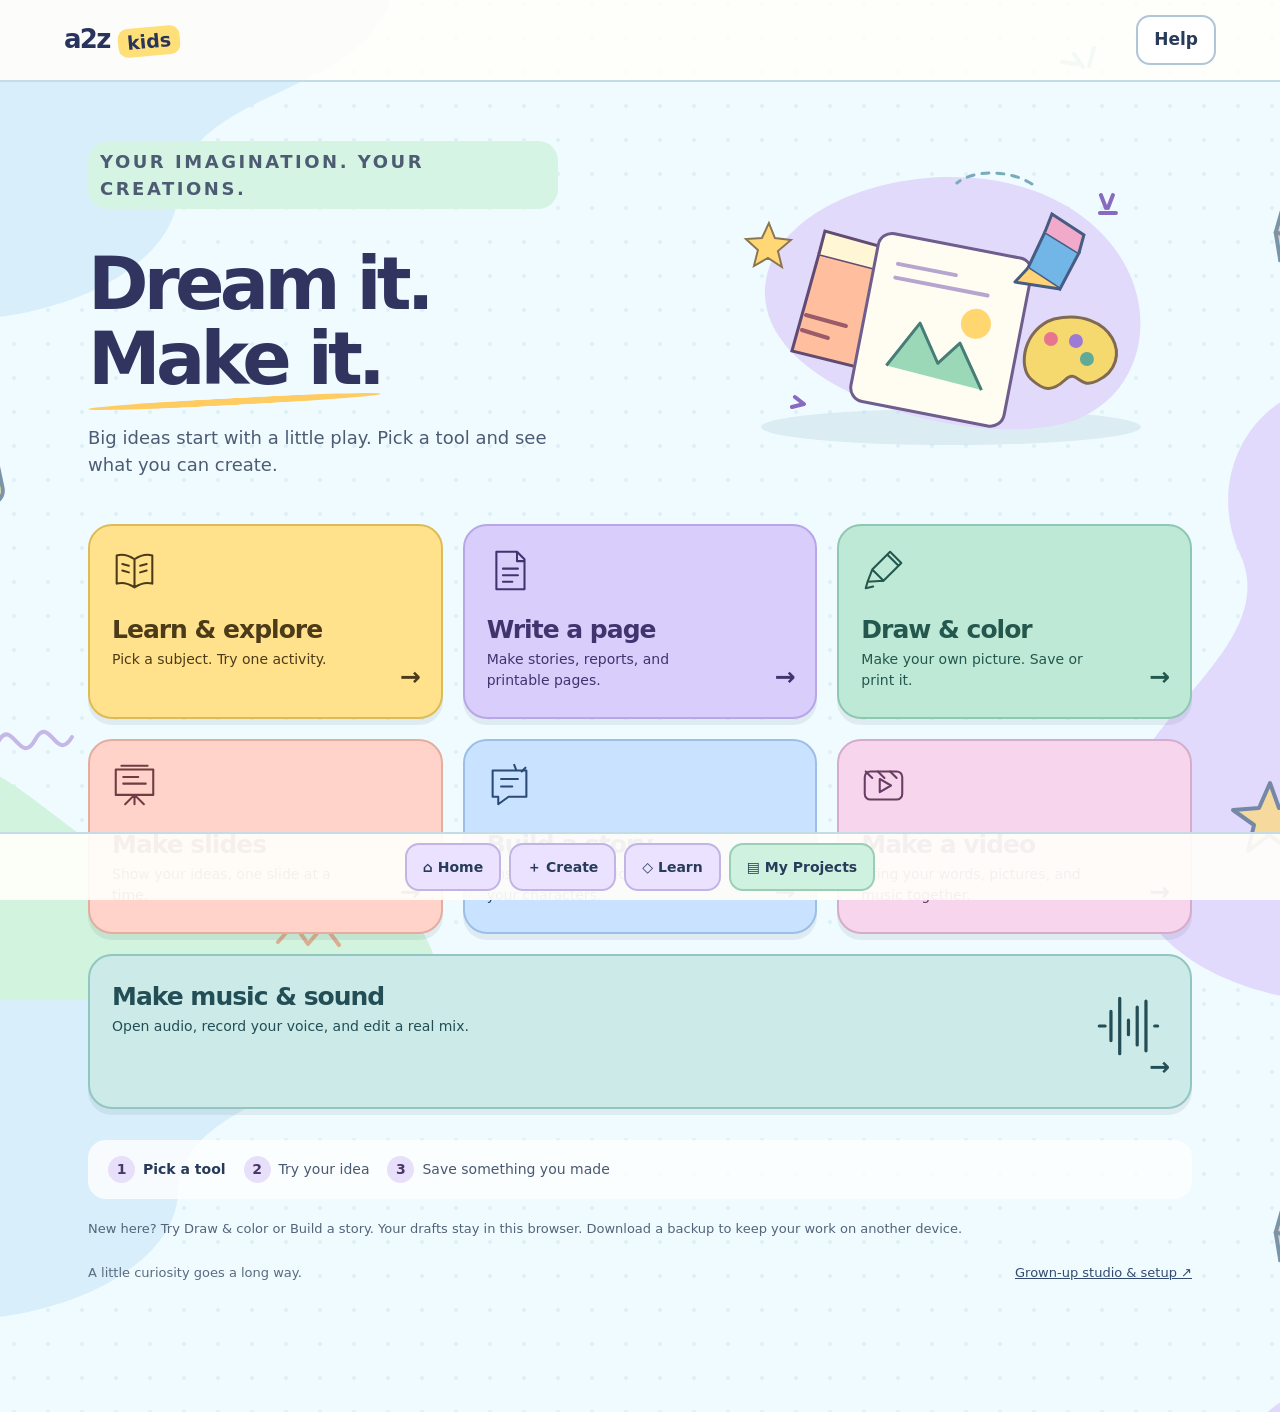
<file: kids.html>
<!doctype html><html lang="en"><head><meta charset="utf-8"><meta name="viewport" content="width=device-width,initial-scale=1,viewport-fit=cover"><meta name="theme-color" content="#effbff"><title>A2Z Kids • Dream it. Make it.</title><style>
*{box-sizing:border-box}[hidden]{display:none!important}body{margin:0;color:#263451;background:#effbff url('./kids-art.svg') center top/1600px auto repeat-y;font:17px/1.5 system-ui,sans-serif}header{display:flex;justify-content:space-between;align-items:center;gap:14px;padding:15px clamp(18px,5vw,70px);background:#fffefaeb;border-bottom:2px solid #c4dce5}.brand{text-decoration:none;color:#29345d;font-size:26px;font-weight:900;letter-spacing:-.065em}.brand span{display:inline-block;background:#ffdf77;padding:0 9px;border-radius:10px;transform:rotate(-5deg);margin-left:8px;font-size:19px;letter-spacing:0}.actions{display:flex;gap:9px}button{font:inherit;min-height:48px;padding:10px 16px;border-radius:14px;border:2px solid #b0c6d7;background:#fff;color:#293b5a;font-weight:750;cursor:pointer}button:disabled{opacity:.5;cursor:default}a:focus-visible,button:focus-visible{outline:4px solid #087e72;outline-offset:4px}.skip{position:absolute;top:-100px}.skip:focus{top:10px;background:white;z-index:10}main{max-width:1160px;margin:auto;padding:32px 28px 50px}.hero{isolation:isolate;display:grid;grid-template-columns:1.15fr 1fr;align-items:center;gap:25px}.tag{display:inline-block;background:#d5f4e4;color:#225849;font-size:12px;font-weight:850;letter-spacing:.14em;padding:7px 12px;border-radius:20px}.hero h1{font-size:clamp(40px,6.4vw,73px);line-height:1.04;letter-spacing:-.065em;color:#30345f;margin:19px 0}.hero h1 span{display:inline-block;position:relative}.hero h1 span:after{content:'';position:absolute;left:0;right:0;bottom:-8px;border-bottom:7px solid #ffcc62;border-radius:50%;transform:rotate(-3deg)}.hero p{color:#4d5c73;max-width:470px;font-size:18px;margin-top:27px}.hero svg{width:100%;max-height:320px}.toolGrid{display:grid;grid-template-columns:repeat(3,1fr);gap:20px;margin-top:28px}.tool{display:flex;position:relative;flex-direction:column;text-align:left;padding:22px;min-height:195px;border:2px solid;border-radius:24px;box-shadow:0 6px 0 #34445b16;transition:transform .15s}.tool:hover{transform:translateY(-4px)}.tool .icon{width:45px;height:45px;margin-bottom:18px;stroke:currentColor;fill:none;stroke-width:2.2;stroke-linecap:round;stroke-linejoin:round}.tool strong{font-size:25px;letter-spacing:-.04em}.tool small{font-size:14px;line-height:1.5;font-weight:500;max-width:240px;padding-right:12px}.tool .arrow{position:absolute;right:20px;bottom:22px;font-size:25px}.tool:nth-child(1){background:#ffe28b;border-color:#ddbc58;color:#4c3b19}.tool:nth-child(2){background:#d8cdfb;border-color:#b8a6e8;color:#41336e}.tool:nth-child(3){background:#bfe9d7;border-color:#8ec7b2;color:#24574d}.tool:nth-child(4){background:#ffd3ca;border-color:#e4ad9e;color:#703b42}.tool:nth-child(5){background:#c9e2ff;border-color:#9cbee7;color:#2c4a77}.tool:nth-child(6){background:#f7d5ec;border-color:#d6accc;color:#693c63}.how{display:flex;gap:18px;flex-wrap:wrap;margin-top:31px;border-radius:18px;background:#ffffffc9;padding:16px 20px;color:#4a5871;font-size:14px}.how b{color:#273a58}.how span{display:flex;align-items:center;gap:8px}.how i{font-style:normal;background:#e8e0fb;border-radius:50%;display:inline-grid;place-items:center;width:27px;height:27px;font-weight:800;color:#49376c}.note{font-size:13px;color:#53647a;margin:20px 0 0}footer{display:flex;gap:20px;flex-wrap:wrap;justify-content:space-between;margin-top:24px;font-size:13px;color:#5b6b80}footer a{color:#334b71}#toolView{height:calc(100dvh - 84px);display:flex;flex-direction:column;background:#effbff}.toolHead{display:flex;align-items:center;justify-content:space-between;gap:15px;padding:10px 22px;color:#354966;background:#e2f3f7;border-bottom:1px solid #bbd5df}.toolHead h1{font-size:18px;margin:0}.toolHead span{font-size:13px}iframe{border:0;flex:1;width:100%;min-height:0;background:transparent}.status{margin:0;padding:9px 22px;color:#5b3f27;background:#fff0c8;font-size:14px}dialog{max-width:530px;width:calc(100% - 30px);border:2px solid #afa2cf;background:#fffaf1;color:#2d3c59;border-radius:24px;padding:26px}dialog::backdrop{background:#24345599}dialog h2{font-size:29px;line-height:1.2;letter-spacing:-.04em}dialog li{margin:12px 0}dialog button{background:#6542a1;color:#fff;border-color:#6542a1}#helpFooter{font-size:13px;color:#5a6579}@media(max-width:700px){header{padding:12px 18px}.brand{font-size:24px}.brand span{font-size:16px}.actions button{padding:8px 12px;font-size:14px}main{padding:24px 18px 35px}.hero{grid-template-columns:1fr;position:relative;gap:0}.hero h1{font-size:48px;position:relative;z-index:1;margin:17px 0}.hero p{font-size:16px;max-width:275px;margin-top:23px}.hero svg{position:absolute;right:-10px;top:0;width:145px;opacity:.8;z-index:-1}.hero h1{max-width:300px}.tag{font-size:10px}.toolGrid{grid-template-columns:repeat(2,1fr);gap:13px;margin-top:23px}.tool{padding:17px;min-height:180px;border-radius:20px}.tool strong{font-size:23px}.tool small{font-size:12px;padding:0}.tool .icon{width:35px;height:35px;margin-bottom:13px}.tool .arrow{right:15px;bottom:15px;font-size:19px}.how{gap:13px;font-size:13px;padding:14px}.toolHead{padding:9px 16px}.toolHead span{display:none}#toolView{height:calc(100dvh - 74px)}}@media(prefers-reduced-motion:reduce){.tool{transition:none}.tool:hover{transform:none}}
.tool[data-tool="music"]{grid-column:1/-1;min-height:155px;background:#cbeae8;border-color:#93c5c1;color:#234e55}.tool[data-tool="music"] .icon{position:absolute;right:28px;top:35px;width:70px;height:70px}.tool[data-tool="music"] small{max-width:80%}.kids-nav{position:fixed;bottom:0;left:0;right:0;display:flex;justify-content:center;gap:8px;padding:9px 12px calc(9px + env(safe-area-inset-bottom));background:#fffefaed;border-top:2px solid #c4dce5;z-index:20}.kids-nav button{min-height:48px;font-size:14px;background:#eae2ff;border-color:#c2b5e5}.kids-nav button:last-child{background:#cff1df;border-color:#9bcfb5}body{padding-bottom:80px}#toolView{height:calc(100dvh - 164px)}@media(max-width:620px){.kids-nav{gap:4px;padding-left:5px;padding-right:5px}.kids-nav button{flex:1;padding:7px 4px;font-size:11px;border-radius:10px}#toolView{height:calc(100dvh - 154px)}}
</style></head><body><a class="skip" href="#homeView">Skip to tools</a><header><a class="brand" href="./kids.html" id="brandHome" aria-label="A2Z Kids home">a2z<span>kids</span></a><div class="actions"><button id="home" hidden>← All tools</button><button id="help">Help</button></div></header><main id="homeView"><section class="hero"><div><p class="tag">YOUR IMAGINATION. YOUR CREATIONS.</p><h1>Dream it.<br><span>Make it.</span></h1><p>Big ideas start with a little play. Pick a tool and see what you can create.</p></div><svg viewBox="0 0 480 320" fill="none" aria-hidden="true"><ellipse cx="250" cy="282" rx="190" ry="18" fill="#b8cedd" opacity=".35"/><path d="M64 149c-2-100 190-153 300-89s93 199-7 220S66 245 64 149Z" fill="#e1dafb"/><path d="m91 206 27-97 73 19-27 96Z" fill="#ffbf9f" stroke="#624b72" stroke-width="3"/><path d="m118 109 6-23 72 20-5 22" fill="#fff6d5" stroke="#624b72" stroke-width="3"/><path d="m105 170 40 11m-44 4 26 8" stroke="#9c5b69" stroke-width="4" stroke-linecap="round"/><g transform="translate(180 86) rotate(11)"><rect width="156" height="171" rx="14" fill="#fffdf1" stroke="#6e5d8d" stroke-width="3"/><path d="M23 29h59M23 43h94" stroke="#b6a5cf" stroke-width="4" stroke-linecap="round"/><path d="m31 131 25-48 25 36 18-24 30 42" fill="#9bd8b8" stroke="#467d77" stroke-width="3" stroke-linejoin="round"/><circle cx="111" cy="73" r="15" fill="#ffd66f"/></g><path d="m344 87 34 21-19 36-32-21Z" fill="#72b5e7" stroke="#465c83" stroke-width="3"/><path d="m327 123-13 14 45 7" fill="#ffd376" stroke="#465c83" stroke-width="3" stroke-linejoin="round"/><path d="m378 108 5-18-32-21-7 18" fill="#f2aacb" stroke="#465c83" stroke-width="3"/><path d="M353 174c58-13 83 43 43 62-19 9-19-13-32-1s-21 11-34-1-8-50 23-60Z" fill="#f5d96f" stroke="#816a53" stroke-width="3"/><circle cx="350" cy="194" r="7" fill="#e7758e"/><circle cx="375" cy="196" r="7" fill="#9c7ad6"/><circle cx="386" cy="214" r="7" fill="#60aa97"/><path d="m68 78 6 15 16 2-13 11 4 16-14-9-14 8 4-16-12-11 16-1Z" fill="#ffd875" stroke="#8a7752" stroke-width="2"/><path d="m400 50 5 13m7-13-5 13m-8 5 16 0M94 252l9 7m-12 3 12-3" stroke="#886bc0" stroke-width="4" stroke-linecap="round"/><path d="M331 39c-25-16-61-13-75-1" stroke="#79acb9" stroke-width="3" stroke-linecap="round" stroke-dasharray="7 8"/></svg></section><section class="toolGrid" aria-label="Pick something to make">
<button class="tool" data-tool="learn"><svg class="icon" viewBox="0 0 48 48" aria-hidden="true"><path d="M5 8c7-2 13 0 19 4 6-4 12-6 19-4v30c-7-2-13 0-19 4-6-4-12-6-19-4V8Zm19 4v30M11 17l7 2m-7 5 7 2m12-7 7-2m-7 9 7-2"/></svg><strong>Learn & explore</strong><small>Pick a subject. Try one activity.</small><span class="arrow" aria-hidden="true">→</span></button>
<button class="tool" data-tool="writer"><svg class="icon" viewBox="0 0 48 48" aria-hidden="true"><path d="M10 4h22l8 8v32H10V4Zm22 0v10h8M17 22h16M17 29h16M17 36h10"/></svg><strong>Write a page</strong><small>Make stories, reports, and printable pages.</small><span class="arrow" aria-hidden="true">→</span></button>
<button class="tool" data-tool="draw"><svg class="icon" viewBox="0 0 48 48" aria-hidden="true"><path d="m7 36 5-13L31 4l12 12-19 19-17 1Zm5-13 12 12M28 7l12 12M7 36l-2 7 8-2"/></svg><strong>Draw & color</strong><small>Make your own picture. Save or print it.</small><span class="arrow" aria-hidden="true">→</span></button>
<button class="tool" data-tool="slides"><svg class="icon" viewBox="0 0 48 48" aria-hidden="true"><path d="M4 7h40v27H4V7Zm20 27v10m-10 0 10-10 10 10M12 15h16m-16 7h24M10 3h28"/></svg><strong>Make slides</strong><small>Show your ideas, one slide at a time.</small><span class="arrow" aria-hidden="true">→</span></button>
<button class="tool" data-tool="guided"><svg class="icon" viewBox="0 0 48 48" aria-hidden="true"><path d="M6 8h36v28H23l-11 8v-8H6V8Zm9 9h18m-18 8h12"/><path d="m29 2 2 5m10-2-4 4"/></svg><strong>Build a story</strong><small>Answer four questions. Meet your characters.</small><span class="arrow" aria-hidden="true">→</span></button>
<button class="tool" data-tool="video"><svg class="icon" viewBox="0 0 48 48" aria-hidden="true"><rect x="4" y="9" width="40" height="30" rx="6"/><path d="m20 17 12 7-12 7V17ZM5 9l7 7m6-7 7 7m6-7 7 7"/></svg><strong>Make a video</strong><small>Bring your words, pictures, and music together.</small><span class="arrow" aria-hidden="true">→</span></button><button class="tool" data-tool="music"><svg class="icon" viewBox="0 0 48 48" aria-hidden="true"><path d="M5 24h4m4-10v20m6-29v38m6-23v10m6-19v26m6-30v34m6-17h2"/></svg><strong>Make music &amp; sound</strong><small>Open audio, record your voice, and edit a real mix.</small><span class="arrow" aria-hidden="true">→</span></button></section><div class="how"><span><i>1</i><b>Pick a tool</b></span><span><i>2</i>Try your idea</span><span><i>3</i>Save something you made</span></div><p class="note">New here? Try Draw & color or Build a story. Your drafts stay in this browser. Download a backup to keep your work on another device.</p><footer><span>A little curiosity goes a long way.</span><a href="./">Grown-up studio & setup ↗</a></footer></main>
<section id="toolView" hidden aria-label="Your creative tool"><div class="toolHead"><h1 id="toolTitle"></h1><span>You can ask a grown-up for help.</span></div><p id="busyMessage" class="status" hidden>Let your creation finish, or cancel it inside the tool, before choosing another activity.</p><iframe id="activity" title="Your A2Z creative activity" src="about:blank"></iframe></section><dialog id="helpDialog" aria-labelledby="helpTitle"><h2 id="helpTitle">What would you like to make?</h2><ul><li><b>Learn:</b> choose a subject, then an activity.</li><li><b>Write:</b> add a title and your own words.</li><li><b>Draw:</b> choose a color and make some marks.</li><li><b>Slides:</b> put one idea on each page.</li><li><b>Story:</b> answer the four questions.</li><li><b>Music:</b> add sound or try the demo. Edit a clip, process, and listen.</li><li><b>Video:</b> try a practice story, watch it, then make your file.</li></ul><p>Use All tools to come back here. Download your finished work or a project backup when you want to keep a separate copy.</p><p id="helpFooter">Ask a trusted grown-up before using someone’s picture, uploading a recording, or sending work to an AI service.</p><button id="closeHelp">Let’s make something</button></dialog><script>
const $=id=>document.getElementById(id),frame=$('activity'),labels={learn:'Learn & explore',writer:'Write a page',slides:'Make slides',draw:'Draw & color',guided:'Build a story',video:'Make a video',music:'Make music & sound',projects:'My Projects',create:'Choose something to make'};let busy=false,current='';
function home(){if(busy){$('busyMessage').hidden=false;return}$('homeView').hidden=false;$('toolView').hidden=true;$('home').hidden=true;const heading=$('homeView').querySelector('h1');heading.tabIndex=-1;heading.focus()}
function openTool(name){if(busy||!Object.hasOwn(labels,name))return;$('homeView').hidden=true;$('toolView').hidden=false;$('home').hidden=false;$('toolTitle').textContent=labels[name];$('busyMessage').hidden=true;if(current!==name){const q=new URLSearchParams({kids:'1',embed:'1',v:'nav-2'});if(name==='video'||name==='music')frame.src=(name==='video'?'./free-studio.html?':'./audio-editor.html?')+q;else{q.set('tool',['writer','slides','draw'].includes(name)?'makers':name);if(['writer','slides','draw'].includes(name))q.set('maker',name);frame.src='./index.html?'+q}current=name}frame.title='A2Z Kids: '+labels[name];$('toolTitle').tabIndex=-1;$('toolTitle').focus();window.scrollTo(0,0)}
document.querySelectorAll('[data-tool]').forEach(b=>b.onclick=()=>openTool(b.dataset.tool));$('home').onclick=home;$('brandHome').onclick=e=>{e.preventDefault();home()};$('help').onclick=()=>$('helpDialog').showModal();$('closeHelp').onclick=()=>$('helpDialog').close();window.addEventListener('message',e=>{if(e.origin!==location.origin||e.source!==frame.contentWindow)return;if(typeof e.data?.a2zKidsView==='string'&&(Object.hasOwn(labels,e.data.a2zKidsView)||['artwork','home'].includes(e.data.a2zKidsView))){current=e.data.a2zKidsView;$('toolTitle').textContent=labels[current]||(current==='home'?'Choose your next idea':'AI art — grown-up help');return}if(typeof e.data?.a2zKidsBusy==='boolean'){busy=e.data.a2zKidsBusy;$('home').disabled=busy;$('busyMessage').hidden=!busy}});
</script><nav class="kids-nav" aria-label="Main navigation"><button id="kidsNavHome">⌂ Home</button><button id="kidsNavCreate">＋ Create</button><button id="kidsNavLearn">◇ Learn</button><button id="kidsNavProjects">▤ My Projects</button></nav><script>$('kidsNavHome').onclick=home;$('kidsNavCreate').onclick=()=>{home();if(!busy)document.querySelector('.toolGrid').scrollIntoView({behavior:'smooth',block:'start'})};$('kidsNavLearn').onclick=()=>openTool('learn');$('kidsNavProjects').onclick=()=>openTool('projects');</script></body></html>
</file>
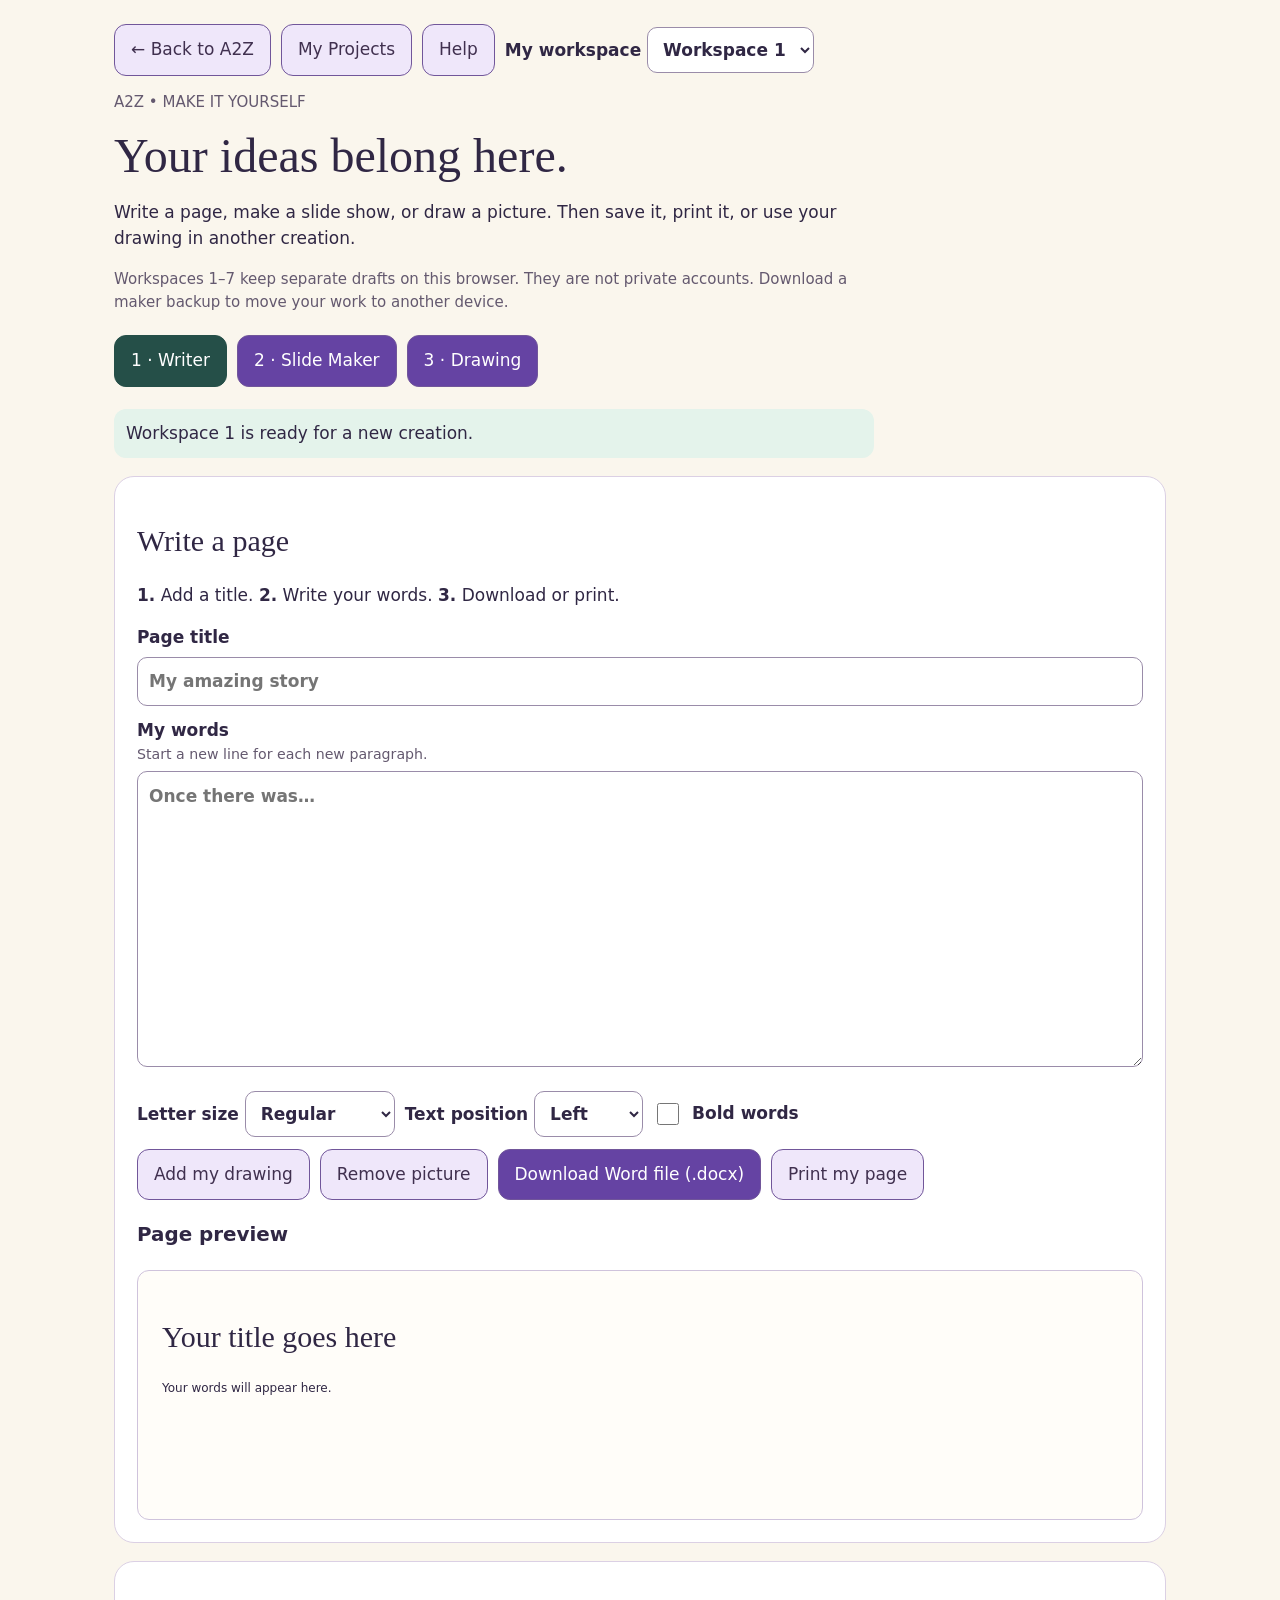
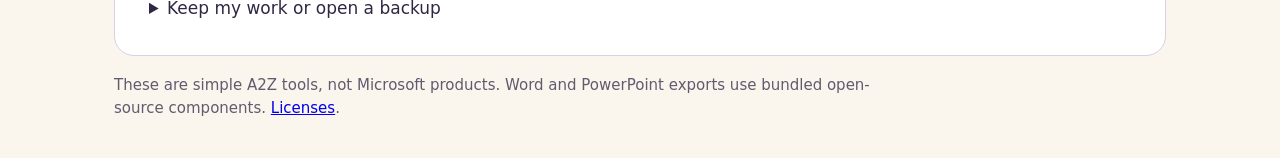
<file: makers.html>
<!doctype html><html lang="en"><head><meta charset="utf-8"><meta name="viewport" content="width=device-width, initial-scale=1"><title>A2Z Kids’ Maker Room</title><style>
*{box-sizing:border-box}[hidden]{display:none!important}body{margin:0;background:#faf6ed;color:#302744;font:17px/1.5 system-ui,sans-serif}main{max-width:1100px;margin:auto;padding:24px}h1{font:clamp(32px,6vw,48px) Georgia;margin:14px 0}h2{font:30px Georgia}p{max-width:760px}button,a.action,select,input,textarea{font:inherit}button,a.action{display:inline-block;padding:12px 16px;min-height:48px;border:1px solid #71569a;border-radius:12px;background:#6543a3;color:white;cursor:pointer;text-decoration:none}button.secondary,a.action{background:#efe7fa;color:#40304f}button:disabled{opacity:.5;cursor:default}button:focus-visible,select:focus-visible,input:focus-visible,textarea:focus-visible,a:focus-visible{outline:3px solid #168376;outline-offset:3px}label{display:block;font-weight:700;margin:12px 0}label small{display:block;font-weight:400;color:#64596f}input,select,textarea{padding:11px;border:1px solid #9a8ca9;border-radius:10px;background:white;color:#302744;max-width:100%}textarea,input[type=text]{display:block;width:100%;margin-top:6px}textarea{line-height:1.6;resize:vertical}.row{display:flex;gap:10px;flex-wrap:wrap;align-items:center}.tabs{margin:22px 0}.tabs [aria-selected=true]{background:#254f48;border-color:#254f48}.panel{padding:22px;background:white;border:1px solid #dbd0e4;border-radius:20px;margin:18px 0}.hint{font-size:15px;color:#64596f}#message{padding:12px;background:#e4f3eb;border-radius:12px;min-height:48px}.two{display:grid;grid-template-columns:1fr 1fr;gap:18px}.preview{border:1px solid #cfc3dc;border-radius:12px;padding:24px;background:#fffdf9;min-height:250px;white-space:pre-wrap;overflow-wrap:anywhere}.slidePreview{aspect-ratio:16/9;overflow:auto;background:#f1eafb}.slidePreview h2{margin-top:0;font:700 26px system-ui}.preview img{display:block;max-width:90%;max-height:240px;object-fit:contain;margin:10px auto}#slideList{display:flex;gap:8px;flex-wrap:wrap;margin:16px 0}#slideList button{min-width:48px}canvas{display:block;background:white;border:2px solid #78628c;border-radius:12px;width:100%;height:auto;touch-action:none}#printArea{display:none}.checks{display:flex;gap:10px;align-items:center}.checks input{width:22px;height:22px}.actions{margin-top:16px}.tools label{margin:8px 0}.tools input[type=color]{height:48px;width:64px;padding:4px}.tools input[type=range]{width:130px}details{margin:20px 0}summary{cursor:pointer;padding:12px;min-height:48px}#lessonBrief{background:#fff1cb;border:1px solid #ba8c23;border-radius:12px;padding:16px}#canvasNotice{font-size:14px}dialog{max-width:560px;border:1px solid #8b71a5;border-radius:20px;padding:24px;background:#fffaf3;color:#302744}dialog::backdrop{background:#20113699}@media(max-width:700px){.two{grid-template-columns:1fr}main{padding:18px}.panel{padding:16px}.tabs button{flex:1}h1{font-size:36px}}@media print{@page{margin:15mm}body>*{display:none!important}#printArea{display:block!important;background:white;color:black;font:14pt/1.5 serif}#printArea img{max-width:100%;max-height:230mm;object-fit:contain}#printArea .printSlide{page-break-after:always;min-height:180mm;border:1px solid #aaa;padding:12mm}#printArea .printSlide:last-child{page-break-after:auto}#printArea p{white-space:pre-wrap}#printArea h1{font:28pt Georgia}#printArea h2{font:24pt Georgia}}
</style><link rel="stylesheet" href="./kids.css?v=2"><style>body.kid-theme.embedded #home,body.kid-theme.embedded #help{display:none}body.kid-theme.embedded>nav{display:none}</style><style>.embedded #home,.embedded nav a.action,.embedded #help{display:none}</style></head><body><script>const kidsParams=new URLSearchParams(location.search),kidsMode=kidsParams.get('kids')==='1';if(kidsMode){document.body.classList.add('kid-theme');}if(kidsParams.get('embed')==='1')document.body.classList.add('embedded')</script><main><nav class="row"><a class="action" href="./" target="_top" id="home">← Back to A2Z</a><a class="action" href="./?view=projects" target="_top">My Projects</a><button id="help" class="secondary">Help</button><label style="margin:0">My workspace <select id="slot" aria-label="My workspace"></select></label></nav><p class="hint">A2Z • MAKE IT YOURSELF</p><h1>Your ideas belong here.</h1><p>Write a page, make a slide show, or draw a picture. Then save it, print it, or use your drawing in another creation.</p><p class="hint">Workspaces 1–7 keep separate drafts on this browser. They are not private accounts. Download a maker backup to move your work to another device.</p><section id="lessonBrief" hidden><strong id="lessonTitle"></strong><p id="lessonPrompt"></p></section><nav class="row tabs" role="tablist" aria-label="Choose a maker tool"><button id="writerTab" role="tab" aria-controls="writer" aria-selected="true">1 · Writer</button><button id="slidesTab" role="tab" aria-controls="slides" aria-selected="false">2 · Slide Maker</button><button id="drawTab" role="tab" aria-controls="draw" aria-selected="false">3 · Drawing</button></nav><p id="message" role="status" aria-live="polite">Choose a tool. We’ll save your draft in this browser as you work.</p>
<section id="writer" class="panel" role="tabpanel" aria-labelledby="writerTab"><h2>Write a page</h2><p><strong>1.</strong> Add a title. <strong>2.</strong> Write your words. <strong>3.</strong> Download or print.</p><label>Page title<input id="pageTitle" type="text" maxlength="100" placeholder="My amazing story"></label><label>My words<small>Start a new line for each new paragraph.</small><textarea id="pageText" rows="10" maxlength="12000" placeholder="Once there was…"></textarea></label><div class="row"><label>Letter size <select id="pageSize"><option value="12">Regular</option><option value="16">Large</option><option value="20">Extra large</option></select></label><label>Text position <select id="pageAlign"><option value="left">Left</option><option value="center">Center</option></select></label><label class="checks"><input id="pageBold" type="checkbox">Bold words</label></div><div class="row"><button id="pagePicture" class="secondary">Add my drawing</button><button id="removePagePicture" class="secondary">Remove picture</button><button id="wordExport">Download Word file (.docx)</button><button id="printPage" class="secondary">Print my page</button></div><h3>Page preview</h3><article id="pagePreview" class="preview"></article></section>
<section id="slides" class="panel" role="tabpanel" aria-labelledby="slidesTab" hidden><h2>Make a slide show</h2><p><strong>1.</strong> Write one idea on each slide. <strong>2.</strong> Add more slides. <strong>3.</strong> Present, print, or download.</p><div id="slideList" aria-label="Choose a slide"></div><label>Slide title<input id="slideTitle" type="text" maxlength="80"></label><label>Slide words<small>Keep them short so your audience can read them.</small><textarea id="slideBody" rows="5" maxlength="600"></textarea></label><div class="row"><button id="addSlide" class="secondary">Add a slide</button><button id="earlier" class="secondary">Move earlier</button><button id="later" class="secondary">Move later</button><button id="removeSlide" class="secondary">Remove this slide</button></div><div class="row actions"><button id="slidePicture" class="secondary">Add my drawing</button><button id="removeSlidePicture" class="secondary">Remove picture</button><button id="present">Present my slides</button><button id="pptxExport">Download PowerPoint (.pptx)</button><button id="printSlides" class="secondary">Print slides</button></div><p class="hint">Up to 12 slides. Downloads contain editable text and your pictures.</p><h3>Slide preview</h3><article id="slidePreview" class="preview slidePreview"></article></section>
<section id="draw" class="panel" role="tabpanel" aria-labelledby="drawTab" hidden><h2>Draw your own picture</h2><p><strong>1.</strong> Choose a tool and color. <strong>2.</strong> Draw with your finger, mouse, or pen. <strong>3.</strong> Save or print your picture.</p><div class="row tools"><label>Tool <select id="tool"><option value="pen">Pencil</option><option value="eraser">Eraser</option><option value="rectangle">Rectangle</option><option value="circle">Oval</option></select></label><label>Color <input id="color" type="color" value="#6543a3"></label><label>Line width <input id="width" type="range" min="2" max="40" value="7"></label><button id="undo" class="secondary">Undo</button><button id="redo" class="secondary">Redo</button><button id="clearDrawing" class="secondary">Clear drawing</button></div><canvas id="paint" width="960" height="640" role="img" aria-label="Drawing canvas. Use a pointer to draw. Keyboard users can write pages and slides with the other maker tools."></canvas><p id="canvasNotice">The canvas uses touch, mouse, or a pen. Use the page around it to scroll.</p><div class="row"><button id="pngExport">Download picture (PNG)</button><button id="printDrawing" class="secondary">Print picture</button><button id="drawingToPage" class="secondary">Use on my page</button><button id="drawingToSlide" class="secondary">Use on my slide</button><button id="drawingToAI" class="secondary">Use as an AI art reference</button></div><p class="hint">AI changes need a connected image service and grown-up help. Nothing is sent just by drawing. You will review the request before generating.</p><label>What should AI do with my drawing?<textarea id="artIdea" rows="3" maxlength="1500" placeholder="Keep my fox and turn it into a colorful storybook picture."></textarea></label><label class="checks"><input id="lineArt" type="checkbox">Make a black-and-white coloring or tattoo-style design</label><p class="hint">Tattoo-style designs here are printable artwork. Ask a grown-up about skin-safe temporary products.</p></section>
<details class="panel"><summary>Keep my work or open a backup</summary><p>Automatic drafts stay in this browser. A maker backup includes your page, slides, and drawing. Word, PowerPoint, and PNG downloads are separate finished files.</p><div class="row"><button id="backup" class="secondary">Download maker backup</button><label>Open maker backup<input id="restore" type="file" accept=".json,application/json"></label></div><p class="hint">Opening a backup replaces only the workspace selected above. Keep a copy of anything you want to save first.</p></details><footer><p class="hint">These are simple A2Z tools, not Microsoft products. Word and PowerPoint exports use bundled open-source components. <a href="./MAKER-LICENSES.txt">Licenses</a>.</p></footer></main><section id="printArea"></section>
<dialog id="helpDialog" aria-labelledby="helpTitle"><h2 id="helpTitle">Choose, create, keep</h2><p><strong>Writer:</strong> type a title and a few sentences. Add a drawing if you want.</p><p><strong>Slide Maker:</strong> put one idea on each slide. Use Add a slide for the next idea.</p><p><strong>Drawing:</strong> choose a color and draw. Undo takes back your last mark.</p><p>Print opens your device’s print options. You can choose a printer, or Save as PDF when your device offers it.</p><p>Use Download maker backup to keep editing on another device. Ask a trusted grown-up before sending pictures to AI or using someone else’s picture.</p><button id="closeHelp">Got it</button></dialog>
<dialog id="presentation" aria-labelledby="presentationTitle"><h2 id="presentationTitle">My slide show</h2><article id="presentedSlide" class="preview slidePreview"></article><p id="presentCount"></p><div class="row"><button id="prevPresent">Previous</button><button id="nextPresent">Next</button><button id="closePresent" class="secondary">Back to editing</button></div></dialog>
<script src="./a2z-docx.js"></script><script src="./a2z-pptx.js"></script><script>
'use strict';
const $=id=>document.getElementById(id),canvas=$('paint'),ctx=canvas.getContext('2d'),MAX_IMAGE=1500000;let slot='1',state,tab='writer',slideIndex=0,presentIndex=0,history=[],historyAt=-1,painting=null,saveTimer=null,exporting=false,storageConflict=false;
const fresh=()=>({version:1,writer:{title:'',text:'',size:12,align:'left',bold:false,image:''},slides:[{title:'My first slide',body:'',image:''}],drawing:'',artIdea:'',lineArt:false});
const note=t=>$('message').textContent=t;
function imageValid(s){return typeof s==='string'&&(s===''||(s.length<=MAX_IMAGE&&/^data:image\/png;base64,[A-Za-z0-9+/]+={0,2}$/.test(s)))}
function validate(d){if(!d||d.version!==1||!d.writer||!Array.isArray(d.slides)||d.slides.length<1||d.slides.length>12||!imageValid(d.drawing))throw Error('This is not a valid maker backup.');const w=d.writer;if(typeof w.title!=='string'||w.title.length>100||typeof w.text!=='string'||w.text.length>12000||![12,16,20].includes(w.size)||!['left','center'].includes(w.align)||typeof w.bold!=='boolean'||!imageValid(w.image))throw Error('The saved page is invalid.');for(const s of d.slides)if(!s||typeof s.title!=='string'||s.title.length>80||typeof s.body!=='string'||s.body.length>600||!imageValid(s.image))throw Error('A saved slide is invalid.');if(typeof d.artIdea!=='string'||d.artIdea.length>1500||typeof d.lineArt!=='boolean')throw Error('The saved art instructions are invalid.');return {version:1,writer:{title:w.title,text:w.text,size:w.size,align:w.align,bold:w.bold,image:w.image},slides:d.slides.map(s=>({title:s.title,body:s.body,image:s.image})),drawing:d.drawing,artIdea:d.artIdea,lineArt:d.lineArt}}
function persist(){clearTimeout(saveTimer);saveTimer=null;if(storageConflict){note('This workspace changed in another tab. Automatic saving is paused here. Download a maker backup of these edits, then reopen the workspace to load the other tab’s version.');return}try{const raw=JSON.stringify(state),changed=localStorage.getItem('a2z-maker-v1-'+slot)!==raw;localStorage.setItem('a2z-maker-v1-'+slot,raw);if(changed)localStorage.setItem('a2z-maker-meta-v1-'+slot,JSON.stringify({savedAt:Date.now()}));note('Workspace '+slot+' saved in this browser. Download a maker backup to keep another copy.')}catch{note('This browser could not save your workspace. Download a maker backup before closing.')}}
function changed(){clearTimeout(saveTimer);saveTimer=setTimeout(persist,300)}
function blank(){ctx.fillStyle='white';ctx.fillRect(0,0,canvas.width,canvas.height)}
function loadImage(src){return new Promise((resolve,reject)=>{const im=new Image();im.onload=()=>resolve(im);im.onerror=()=>reject(Error('A saved picture could not be opened.'));im.src=src})}
async function showDrawing(){blank();if(state.drawing){const im=await loadImage(state.drawing);ctx.drawImage(im,0,0,960,640)}history=[canvas.toDataURL('image/png')];historyAt=0;updateUndo()}
function updateUndo(){$('undo').disabled=historyAt<=0;$('redo').disabled=historyAt>=history.length-1}
function capture(){state.drawing=canvas.toDataURL('image/png');if(state.drawing.length>MAX_IMAGE){note('This drawing is too large to save. Download the PNG now.');return}history=history.slice(0,historyAt+1);history.push(state.drawing);if(history.length>15)history.shift();historyAt=history.length-1;updateUndo();changed()}
async function historyMove(delta){const next=historyAt+delta;if(next<0||next>=history.length)return;const im=await loadImage(history[next]);historyAt=next;blank();ctx.drawImage(im,0,0);state.drawing=history[next];updateUndo();changed()}
function switchTab(name){if(kidsMode&&parent!==window)parent.postMessage({a2zKidsView:name},location.origin);tab=name;for(const k of ['writer','slides','draw']){$(k).hidden=k!==name;$(k+'Tab').setAttribute('aria-selected',String(k===name))}$(name).querySelector('h2').tabIndex=-1;$(name).querySelector('h2').focus()}
for(const name of ['writer','slides','draw'])$(name+'Tab').onclick=()=>switchTab(name);
function appendText(root,tag,text){const el=document.createElement(tag);el.textContent=text;root.append(el);return el}
function appendPicture(root,src){if(!src)return;const im=new Image();im.src=src;im.alt='My drawing';root.append(im)}
function renderPage(){const p=$('pagePreview'),w=state.writer;p.replaceChildren();p.style.textAlign=w.align;appendText(p,'h2',w.title||'Your title goes here');const body=appendText(p,'p',w.text||'Your words will appear here.');body.style.fontSize=w.size+'px';body.style.fontWeight=w.bold?'700':'400';appendPicture(p,w.image)}
function renderSlide(root,s){root.replaceChildren();appendText(root,'h2',s.title||'Untitled slide');appendText(root,'p',s.body);appendPicture(root,s.image)}
function renderSlideControls(){const s=state.slides[slideIndex];$('slideTitle').value=s.title;$('slideBody').value=s.body;const list=$('slideList');list.replaceChildren();state.slides.forEach((s,i)=>{const b=document.createElement('button');b.textContent=String(i+1);b.className=i===slideIndex?'':'secondary';b.setAttribute('aria-label','Edit slide '+(i+1));b.setAttribute('aria-pressed',String(i===slideIndex));b.onclick=()=>{slideIndex=i;renderSlideControls()};list.append(b)});$('earlier').disabled=slideIndex===0;$('later').disabled=slideIndex===state.slides.length-1;$('removeSlide').disabled=state.slides.length===1;$('addSlide').disabled=state.slides.length>=12;renderSlide($('slidePreview'),s)}
function render(){const w=state.writer;$('pageTitle').value=w.title;$('pageText').value=w.text;$('pageSize').value=w.size;$('pageAlign').value=w.align;$('pageBold').checked=w.bold;$('artIdea').value=state.artIdea;$('lineArt').checked=state.lineArt;renderPage();renderSlideControls()}
async function openSlot(){storageConflict=false;try{const raw=localStorage.getItem('a2z-maker-v1-'+slot);if(raw&&raw.length>22000000)throw Error('Saved workspace is too large.');state=raw?validate(JSON.parse(raw)):fresh();await showDrawing();render();note(raw?'Opened workspace '+slot+'. Your work is ready.':'Workspace '+slot+' is ready for a new creation.')}catch(e){state=fresh();await showDrawing();render();note('Saved work could not be opened. Restore a maker backup if you have one. '+e.message)}}
for(let i=1;i<=7;i++){const o=document.createElement('option');o.value=String(i);o.textContent='Workspace '+i;$('slot').append(o)}
$('slot').onchange=async()=>{if(exporting||painting){$('slot').value=slot;return}persist();slot=$('slot').value;slideIndex=0;await openSlot()};
for(const id of ['pageTitle','pageText','pageSize','pageAlign','pageBold'])$(id).addEventListener('input',()=>{state.writer={...state.writer,title:$('pageTitle').value,text:$('pageText').value,size:Number($('pageSize').value),align:$('pageAlign').value,bold:$('pageBold').checked};renderPage();changed()});
for(const id of ['slideTitle','slideBody'])$(id).addEventListener('input',()=>{state.slides[slideIndex].title=$('slideTitle').value;state.slides[slideIndex].body=$('slideBody').value;renderSlide($('slidePreview'),state.slides[slideIndex]);changed()});
for(const id of ['artIdea','lineArt'])$(id).addEventListener('input',()=>{state.artIdea=$('artIdea').value;state.lineArt=$('lineArt').checked;changed()});
$('addSlide').onclick=()=>{if(state.slides.length>=12)return;state.slides.push({title:'My next idea',body:'',image:''});slideIndex=state.slides.length-1;renderSlideControls();changed()};
function moveSlide(d){const next=slideIndex+d;if(next<0||next>=state.slides.length)return;[state.slides[slideIndex],state.slides[next]]=[state.slides[next],state.slides[slideIndex]];slideIndex=next;renderSlideControls();changed()}
$('earlier').onclick=()=>moveSlide(-1);$('later').onclick=()=>moveSlide(1);$('removeSlide').onclick=()=>{if(state.slides.length<=1||!confirm('Remove this slide? Other slides will stay.'))return;state.slides.splice(slideIndex,1);slideIndex=Math.min(slideIndex,state.slides.length-1);renderSlideControls();changed()};
function useDrawing(kind){if(!state.drawing){note('Draw a picture first, then add it here.');switchTab('draw');return}if(kind==='writer'){state.writer.image=state.drawing;renderPage()}else{state.slides[slideIndex].image=state.drawing;renderSlideControls()}switchTab(kind);changed()}
$('pagePicture').onclick=()=>useDrawing('writer');$('slidePicture').onclick=()=>useDrawing('slides');$('drawingToPage').onclick=()=>useDrawing('writer');$('drawingToSlide').onclick=()=>useDrawing('slides');$('removePagePicture').onclick=()=>{state.writer.image='';renderPage();changed()};$('removeSlidePicture').onclick=()=>{state.slides[slideIndex].image='';renderSlideControls();changed()};
function point(e){const r=canvas.getBoundingClientRect();return {x:Math.max(0,Math.min(960,(e.clientX-r.left)*960/r.width)),y:Math.max(0,Math.min(640,(e.clientY-r.top)*640/r.height))}}
function stroke(a,b){ctx.lineCap='round';ctx.lineJoin='round';ctx.lineWidth=painting.width;ctx.strokeStyle=painting.tool==='eraser'?'#ffffff':painting.color;ctx.beginPath();ctx.moveTo(a.x,a.y);ctx.lineTo(b.x,b.y);ctx.stroke()}
canvas.onpointerdown=e=>{if(painting||e.button!==0)return;e.preventDefault();canvas.setPointerCapture(e.pointerId);const p=point(e);painting={id:e.pointerId,start:p,last:p,tool:$('tool').value,color:$('color').value,width:Number($('width').value),base:ctx.getImageData(0,0,960,640)};stroke(p,{x:p.x+.1,y:p.y+.1})};
canvas.onpointermove=e=>{if(!painting||painting.id!==e.pointerId)return;const p=point(e);if(['rectangle','circle'].includes(painting.tool)){ctx.putImageData(painting.base,0,0);ctx.lineWidth=painting.width;ctx.strokeStyle=painting.color;const x=Math.min(p.x,painting.start.x),y=Math.min(p.y,painting.start.y),w=Math.abs(p.x-painting.start.x),h=Math.abs(p.y-painting.start.y);if(painting.tool==='rectangle')ctx.strokeRect(x,y,w,h);else{ctx.beginPath();ctx.ellipse(x+w/2,y+h/2,w/2,h/2,0,0,Math.PI*2);ctx.stroke()}}else stroke(painting.last,p);painting.last=p};
function finishPaint(e){if(!painting||painting.id!==e.pointerId)return;painting=null;capture()}
canvas.onpointerup=finishPaint;canvas.onpointercancel=finishPaint;canvas.onlostpointercapture=finishPaint;$('undo').onclick=()=>historyMove(-1);$('redo').onclick=()=>historyMove(1);$('clearDrawing').onclick=()=>{if(!confirm('Clear this drawing? You can use Undo to bring it back.'))return;blank();capture()};
function download(blob,name){const u=URL.createObjectURL(blob),a=document.createElement('a');a.href=u;a.download=name;a.click();setTimeout(()=>URL.revokeObjectURL(u),2000)}
$('pngExport').onclick=()=>canvas.toBlob(b=>{if(b)download(b,'my-a2z-drawing.png')},'image/png');
function imageBytes(data){const raw=atob(data.split(',')[1]);return Uint8Array.from(raw,c=>c.charCodeAt(0))}
async function exportFile(kind){if(exporting)return;exporting=true;if(parent!==window)parent.postMessage({a2zMakerBusy:true,a2zKidsBusy:true},location.origin);$('slot').disabled=true;const snapshot=JSON.parse(JSON.stringify(state));note('Preparing your '+(kind==='word'?'Word':'PowerPoint')+' file…');try{if(kind==='word'){if(!window.docx)throw Error('The Word exporter did not load. Try reopening the maker room.');const w=snapshot.writer,D=window.docx;const children=[new D.Paragraph({text:w.title||'My page',heading:D.HeadingLevel.TITLE,alignment:w.align})];for(const text of w.text.split('\n'))children.push(new D.Paragraph({alignment:w.align,children:[new D.TextRun({text,size:w.size*2,bold:w.bold})]}));if(w.image)children.push(new D.Paragraph({children:[new D.ImageRun({data:imageBytes(w.image),type:'png',transformation:{width:480,height:320}})]}));const doc=new D.Document({sections:[{properties:{page:{margin:{top:720,bottom:720,left:720,right:720}}},children}]});download(await D.Packer.toBlob(doc),'my-a2z-page.docx')}else{if(!window.PptxGenJS)throw Error('The PowerPoint exporter did not load. Try reopening the maker room.');const deck=new window.PptxGenJS();deck.layout='LAYOUT_WIDE';deck.author='A2Z Maker';deck.subject='My creative work';deck.title=snapshot.slides[0].title||'My slides';for(const s of snapshot.slides){const slide=deck.addSlide();slide.background={color:'F6F0FF'};slide.addText(s.title||'My slide',{x:.6,y:.35,w:12.1,h:1,fontSize:30,bold:true,color:'302744',breakLine:false,fit:'shrink'});slide.addText(s.body,{x:.6,y:1.6,w:s.image?6.4:12.1,h:4.9,fontSize:s.image?22:26,color:'302744',valign:'top',breakLine:false,fit:'shrink'});if(s.image)slide.addImage({data:s.image,x:7.5,y:1.9,w:5.2,h:3.47})}const blob=await deck.write({outputType:'blob'});download(blob,'my-a2z-slides.pptx')}note('Your file download started. Open it in a compatible Word or PowerPoint app. Your maker draft is still here.')}catch(e){note('Could not export: '+e.message)}finally{exporting=false;if(parent!==window)parent.postMessage({a2zMakerBusy:false,a2zKidsBusy:false},location.origin);$('slot').disabled=false}}
$('wordExport').onclick=()=>exportFile('word');$('pptxExport').onclick=()=>exportFile('slides');
function printWork(kind){const root=$('printArea');root.replaceChildren();if(kind==='writer'){appendText(root,'h1',state.writer.title||'My page');const p=appendText(root,'p',state.writer.text);p.style.fontWeight=state.writer.bold?'bold':'normal';p.style.fontSize=state.writer.size+'pt';p.style.textAlign=state.writer.align;appendPicture(root,state.writer.image)}else if(kind==='slides'){for(const s of state.slides){const page=document.createElement('article');page.className='printSlide';renderSlide(page,s);root.append(page)}}else appendPicture(root,canvas.toDataURL('image/png'));const pictures=Array.from(root.querySelectorAll('img'));Promise.all(pictures.map(im=>im.decode().catch(()=>{}))).then(()=>window.print())}
$('printPage').onclick=()=>printWork('writer');$('printSlides').onclick=()=>printWork('slides');$('printDrawing').onclick=()=>printWork('draw');
function present(){renderSlide($('presentedSlide'),state.slides[presentIndex]);$('presentCount').textContent='Slide '+(presentIndex+1)+' of '+state.slides.length;$('prevPresent').disabled=presentIndex===0;$('nextPresent').disabled=presentIndex===state.slides.length-1}
$('present').onclick=()=>{presentIndex=0;present();$('presentation').showModal()};$('prevPresent').onclick=()=>{if(presentIndex>0){presentIndex--;present()}};$('nextPresent').onclick=()=>{if(presentIndex<state.slides.length-1){presentIndex++;present()}};$('closePresent').onclick=()=>$('presentation').close();$('presentation').onkeydown=e=>{if(e.key==='ArrowRight')$('nextPresent').click();if(e.key==='ArrowLeft')$('prevPresent').click()};$('help').onclick=()=>$('helpDialog').showModal();$('closeHelp').onclick=()=>$('helpDialog').close();
$('backup').onclick=()=>{persist();download(new Blob([JSON.stringify(state)],{type:'application/json'}),'my-a2z-maker-backup.json')};
$('restore').onchange=async()=>{const f=$('restore').files[0];if(!f)return;try{if(f.size>22000000)throw Error('Choose a maker backup smaller than 22 MB.');const next=validate(JSON.parse(await f.text()));for(const src of new Set([next.drawing,next.writer.image,...next.slides.map(s=>s.image)].filter(Boolean))){const im=await loadImage(src);if(im.width!==960||im.height!==640)throw Error('A saved drawing has an unexpected size.')}if(!confirm('Replace workspace '+slot+' with this maker backup?'))return;storageConflict=false;state=next;slideIndex=0;await showDrawing();render();persist();note('Maker backup restored in workspace '+slot+'. Your page, slides and drawing are ready.')}catch(e){note('Could not restore: '+e.message)}finally{$('restore').value=''}};
$('drawingToAI').onclick=()=>{if(!state.drawing){note('Draw a picture first.');return}if(parent===window){note('Open the maker room from A2Z to send your picture to AI art. You can also download PNG and add it as a reference.');return}canvas.toBlob(blob=>{if(!blob)return;persist();parent.postMessage({a2zDrawingForArt:{blob,prompt:state.artIdea||'Turn my drawing into a polished storybook illustration. Keep my main shapes and idea.',lineArt:state.lineArt}},location.origin)},'image/png')};
window.addEventListener('message',e=>{if(e.origin!==location.origin||e.source!==parent||!e.data?.a2zMakerLesson)return;const d=e.data.a2zMakerLesson;if(!['writer','slides','draw'].includes(d.kind)||typeof d.title!=='string'||d.title.length>100||typeof d.prompt!=='string'||d.prompt.length>4000)return;$('lessonBrief').hidden=false;$('lessonTitle').textContent=d.title;$('lessonPrompt').textContent=d.prompt;switchTab(d.kind);note('Your lesson directions are above. Make your own work below; your existing draft was kept.')});
window.addEventListener('storage',e=>{if(e.key==='a2z-maker-v1-'+slot&&state){storageConflict=true;clearTimeout(saveTimer);saveTimer=null;note('This workspace changed in another tab. Your edits are still here, but automatic saving is paused. Download a maker backup, then reopen this workspace to load the other version.')}});
window.addEventListener('pagehide',()=>{if(state)persist()});document.addEventListener('visibilitychange',()=>{if(document.hidden&&state)persist()});
window.addEventListener('message',async e=>{if(e.origin!==location.origin||e.source!==parent)return;await initialMakerLoad;if(e.data?.a2zSaveNow){persist();parent.postMessage({a2zProjectSaved:true},location.origin)}const d=e.data?.a2zOpenMaker;if(d&&/^[1-7]$/.test(d.slot)&&['writer','slides','draw'].includes(d.tool)&&!painting&&!exporting){if(slot!==d.slot){persist();slot=d.slot;$('slot').value=slot;slideIndex=0;await openSlot()}switchTab(d.tool)}});
const initialMakerLoad=openSlot().then(()=>{const initial=kidsParams.get('tool');if(kidsMode){$('home').href='./kids.html';if(['writer','slides','draw'].includes(initial))switchTab(initial)}});
</script></body></html>
</file>
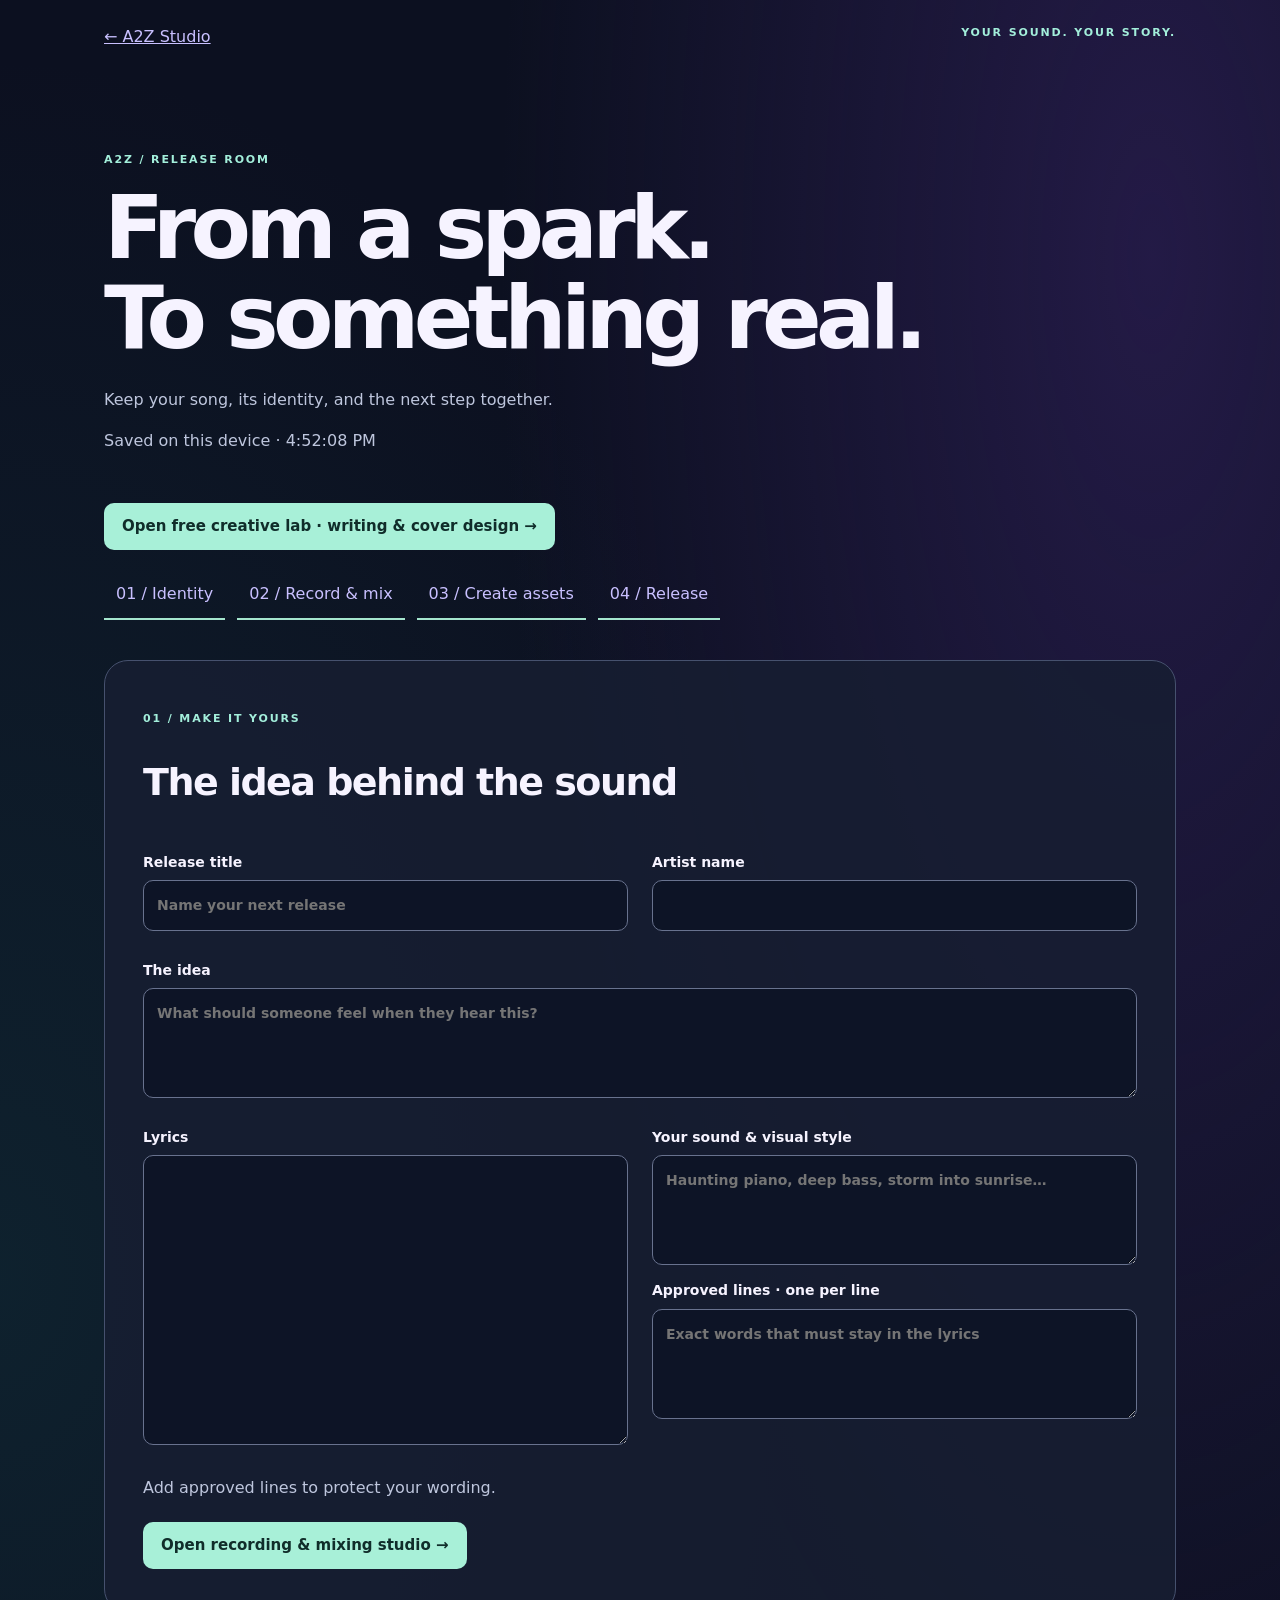
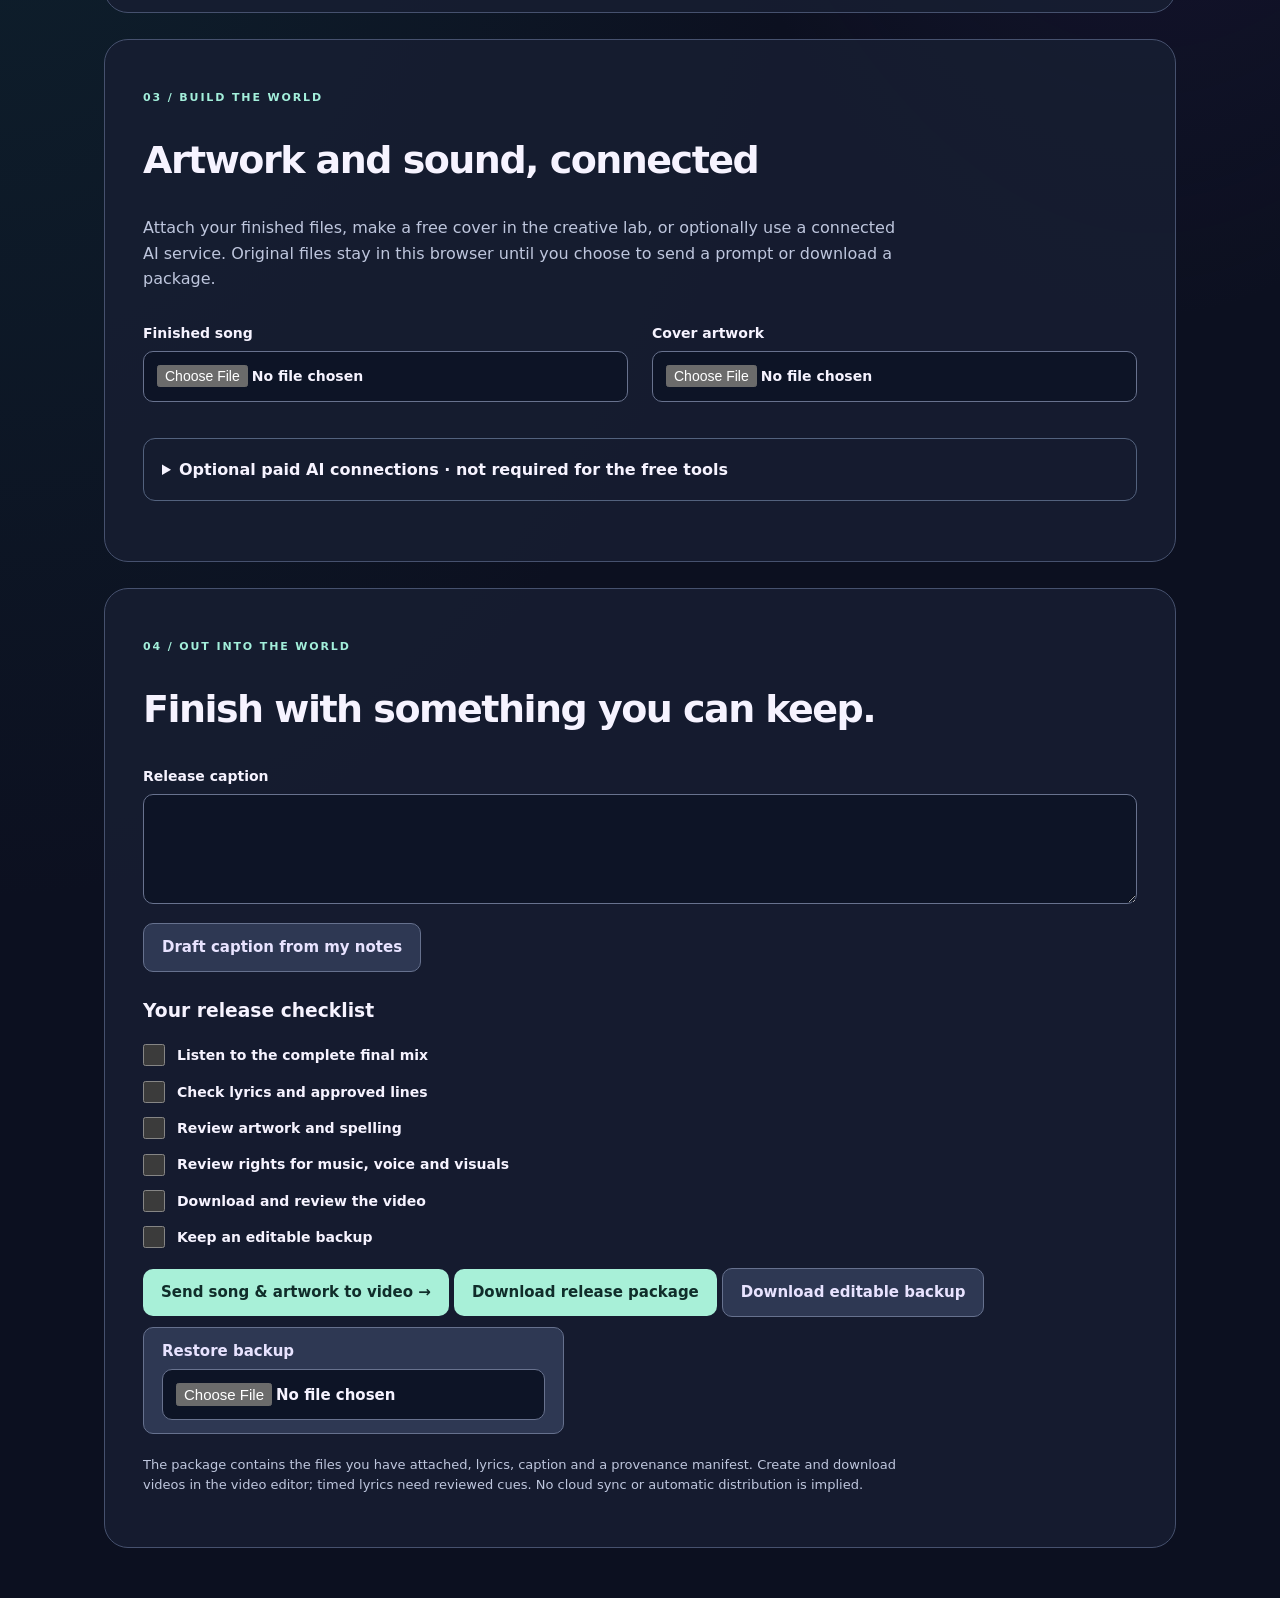
<file: release-studio.html>
<!doctype html><html lang="en"><head><meta charset="utf-8"><meta name="viewport" content="width=device-width,initial-scale=1"><title>A2Z · Release room</title><link rel="stylesheet" href="release-studio.css"></head><body><header><a href="./">← A2Z Studio</a><span>YOUR SOUND. YOUR STORY.</span></header><main><div class="hero"><p class="eyebrow">A2Z / RELEASE ROOM</p><h1>From a spark.<br>To something real.</h1><p>Keep your song, its identity, and the next step together.</p><p id="saved" role="status">Opening your release…</p></div><a class="button" href="free-lab.html">Open free creative lab · writing & cover design →</a><nav aria-label="Release steps"><a href="#identity">01 / Identity</a><a href="audio-editor.html">02 / Record & mix</a><a href="#visuals">03 / Create assets</a><a href="#finish">04 / Release</a></nav><section id="identity"><p class="eyebrow">01 / MAKE IT YOURS</p><h2>The idea behind the sound</h2><div class="grid"><label>Release title<input id="title" maxlength="120" placeholder="Name your next release"></label><label>Artist name<input id="artist" maxlength="120"></label></div><label>The idea<textarea id="idea" maxlength="3000" placeholder="What should someone feel when they hear this?"></textarea></label><div class="grid"><label>Lyrics<textarea id="lyrics" maxlength="15000"></textarea></label><div><label>Your sound & visual style<textarea id="style" maxlength="3000" placeholder="Haunting piano, deep bass, storm into sunrise…"></textarea></label><label>Approved lines · one per line<textarea id="approved" maxlength="5000" placeholder="Exact words that must stay in the lyrics"></textarea></label></div></div><p id="constraints" role="status"></p><a class="button" href="audio-editor.html">Open recording & mixing studio →</a></section><section id="visuals"><p class="eyebrow">03 / BUILD THE WORLD</p><h2>Artwork and sound, connected</h2><p>Attach your finished files, make a free cover in the creative lab, or optionally use a connected AI service. Original files stay in this browser until you choose to send a prompt or download a package.</p><div class="grid"><label>Finished song<input id="song" type="file" accept="audio/*"></label><label>Cover artwork<input id="cover" type="file" accept="image/png,image/jpeg,image/webp"></label></div><div id="assets"></div><details><summary>Optional paid AI connections · not required for the free tools</summary><details><summary>AI service connection</summary><p>Use a visitor access token issued by the service owner. Provider API keys belong on the server. The token is kept only in this open page.</p><label>A2Z server URL<input id="server" type="url" value="https://a2z-ai-studio.onrender.com"></label><label>Visitor access token<input id="token" type="password" autocomplete="off"></label><button id="connect">Check available models</button><p id="connection" role="status">No provider access checked.</p></details><label>Creation tool<select id="model"><option value="cover">Cover art · fal / FLUX schnell</option><option value="sfx">Sound effect · ElevenLabs</option></select></label><label>Prompt<textarea id="prompt" maxlength="2000" placeholder="Describe the artwork or sound effect"></textarea></label><button id="stylePrompt" class="secondary">Build prompt from my style</button><label class="check"><input id="consent" type="checkbox">Send this prompt to the named provider. This may use paid credits.</label><button id="generate" disabled>Review cost & create</button><p id="jobStatus" role="status"></p><div id="result"></div><h3>Generation history</h3><p>Reopen this page and connect with the same token to recover jobs. Uncertain submissions are never automatically retried.</p><button id="history" class="secondary">Recover jobs</button><div id="jobs"></div></details></section><section id="finish"><p class="eyebrow">04 / OUT INTO THE WORLD</p><h2>Finish with something you can keep.</h2><label>Release caption<textarea id="caption" maxlength="3000"></textarea></label><button id="draftCaption" class="secondary">Draft caption from my notes</button><h3>Your release checklist</h3><div id="checklist"></div><div class="actions"><button id="video">Send song & artwork to video →</button><button id="bundle">Download release package</button><button id="backup" class="secondary">Download editable backup</button><label class="button secondary">Restore backup<input id="restore" type="file" accept=".zip" hidden></label></div><p id="finishStatus" role="status"></p><p class="muted">The package contains the files you have attached, lyrics, caption and a provenance manifest. Create and download videos in the video editor; timed lyrics need reviewed cues. No cloud sync or automatic distribution is implied.</p></section></main><dialog id="cost"><h2>Before you create</h2><p id="quote"></p><p>This request sends the prompt to the provider. Closing the page does not cancel a submitted job.</p><button id="confirm">Create once</button><button id="cancel" class="secondary">Keep editing</button></dialog><script src="a2z-audiozip.js"></script><script src="release-store.js"></script><script src="release-studio.js"></script><script src="free-release-drafts.js"></script></body></html>
</file>
<file: kids.css>
body.kid-theme{color:#243652;background:#effbff url('./kids-art.svg') center top/1600px auto repeat-y;font-family:system-ui,sans-serif}body.kid-theme:before{display:none}.kid-theme h1,.kid-theme h2,.kid-theme h3{color:#28345b}.kid-theme h1{font-family:system-ui,sans-serif;font-weight:850;letter-spacing:-.045em}.kid-theme header{background:#fffefa;border-color:#c8dcdf}.kid-theme p{color:#43516b}.kid-theme button,.kid-theme a.action{min-height:48px;border-radius:15px;font-weight:700;background:#6442a1;color:#fff;border-color:#6442a1}.kid-theme button.secondary,.kid-theme button.quiet,.kid-theme .toolsList button{background:#e6f3ff;color:#253f68;border-color:#a4c8dd}.kid-theme button:disabled{opacity:.5}.kid-theme .panel,.kid-theme .card,.kid-theme .grownTools{background:#ffffffed;border:2px solid #b8d3df;box-shadow:0 5px 0 #bccddd40;border-radius:22px}.kid-theme .preview{background:#fffcf1;border:2px solid #d9cc9a}.kid-theme input,.kid-theme textarea,.kid-theme select{background:#fff;color:#243652;border:2px solid #9db8ca;border-radius:12px}.kid-theme .tabs [aria-selected=true]{background:#087c71;border-color:#087c71;box-shadow:0 4px 0 #b9dfd9}.kid-theme .tabs button:nth-child(2){background:#245baa;border-color:#245baa}.kid-theme .tabs button:nth-child(3){background:#a83d6b;border-color:#a83d6b}.kid-theme #message,.kid-theme #draftStatus{background:#daf4e7;color:#244c43}.kid-theme .hint,.kid-theme .fine,.kid-theme small{color:#526078}.kid-theme #lessonBrief{background:#fff2b5;border:2px solid #d9b548}.kid-theme #lessonPrompt,.kid-theme .card p{white-space:pre-line}.kid-theme #paint{border:3px solid #7865b0;box-shadow:0 5px 0 #d6cef0}.kid-theme #exampleStory{color:#47386a}.kid-theme .storySteps textarea{background:#fff}.kid-theme .step{background:#ffdb72;color:#3f3521}.kid-theme .flow span{background:#fff1bb;border-color:#d5bd66;color:#44391c}.kid-theme .flow span:first-child{background:#d6f3e5;border-color:#6bb99c;color:#245444}.kid-theme #journeyStatus{color:#294c45}.kid-theme .choice{box-shadow:0 5px 0 #33385816}.kid-theme main{scroll-padding-top:20px}.kid-theme dialog{background:#fffcf4;color:#243652;border:2px solid #a59bc9;border-radius:24px}.kid-theme #deviceWriter{background:#fffcf2;border-color:#d8bf71}.kid-theme #deviceWriter p,.kid-theme #deviceWriter small{color:#4b5063}.kid-theme .pill{color:#245c49}.kid-theme footer a,.kid-theme a{color:#2853a1}.kid-theme button:focus-visible,.kid-theme a:focus-visible,.kid-theme input:focus-visible,.kid-theme textarea:focus-visible,.kid-theme select:focus-visible{outline:3px solid #096a60;outline-offset:4px}@media print{body.kid-theme{background:#fff}}

.kid-theme h2,.kid-theme h3{font-family:system-ui,sans-serif;font-weight:800;letter-spacing:-.03em}
</file>
<file: release-studio.css>
:root{color-scheme:dark;font:16px/1.6 system-ui;background:#0c1020;color:#f6f3ff}*{box-sizing:border-box}body{margin:0;background:radial-gradient(ellipse at 90% 8%,#35226390,transparent 40%),radial-gradient(ellipse at 0 40%,#123e4560,transparent 45%)}header,main{max-width:1120px;margin:auto;padding:24px}header{display:flex;justify-content:space-between;gap:20px}header span,.eyebrow{font-size:11px;letter-spacing:.17em;color:#a3efdb;font-weight:800}a{color:#c9c0ff}.hero{padding:42px 0 28px}h1{font-size:clamp(44px,8vw,88px);line-height:1.02;letter-spacing:-.065em;margin:15px 0 24px}h2{font-size:clamp(26px,4vw,38px);letter-spacing:-.04em;line-height:1.2}p{color:#bec6dd;max-width:760px}nav{display:flex;gap:12px;flex-wrap:wrap;padding:14px 0}nav a{border-bottom:2px solid #a5e6ce;padding:12px;text-decoration:none}section{margin:26px 0;padding:clamp(18px,4vw,38px);background:#171e32d9;border:1px solid #46516e;border-radius:24px;scroll-margin-top:20px}.grid{display:grid;grid-template-columns:1fr 1fr;gap:24px}label{display:block;font-weight:650;font-size:14px;margin:14px 0}input,textarea,select{display:block;width:100%;padding:13px;border:1px solid #68728e;border-radius:10px;background:#0d1426;color:#f6f3ff;font:inherit;margin-top:7px}textarea{min-height:110px;resize:vertical}#lyrics{min-height:290px}button,.button{display:inline-block;border:0;border-radius:10px;background:#a8f0d8;color:#102d2a;padding:13px 18px;font:700 15px/1.4 system-ui;text-decoration:none;cursor:pointer;min-height:46px;margin:5px 5px 5px 0}.secondary{background:#2e3853;color:#e8e3ff;border:1px solid #66718e}button:disabled{opacity:.45;cursor:default}.check{display:flex;align-items:center;gap:12px}.check input{width:22px;height:22px;margin:0;flex:none}details{padding:18px;border:1px solid #53627e;border-radius:12px;margin:22px 0}summary{cursor:pointer;font-weight:750}audio{max-width:100%}img{max-width:240px;border-radius:16px}.muted{font-size:13px}.asset,.job{padding:15px;background:#10182b;border-radius:12px;margin:10px 0;overflow-wrap:anywhere}dialog{max-width:500px;background:#1b2540;color:white;border:1px solid #8896bd;border-radius:18px;padding:28px}dialog::backdrop{background:#000b}:focus-visible{outline:3px solid #c6b3ff;outline-offset:4px}@media(max-width:650px){.grid{grid-template-columns:1fr}header span{display:none}main{padding:16px}nav a{font-size:13px;padding:8px}}
</file>
